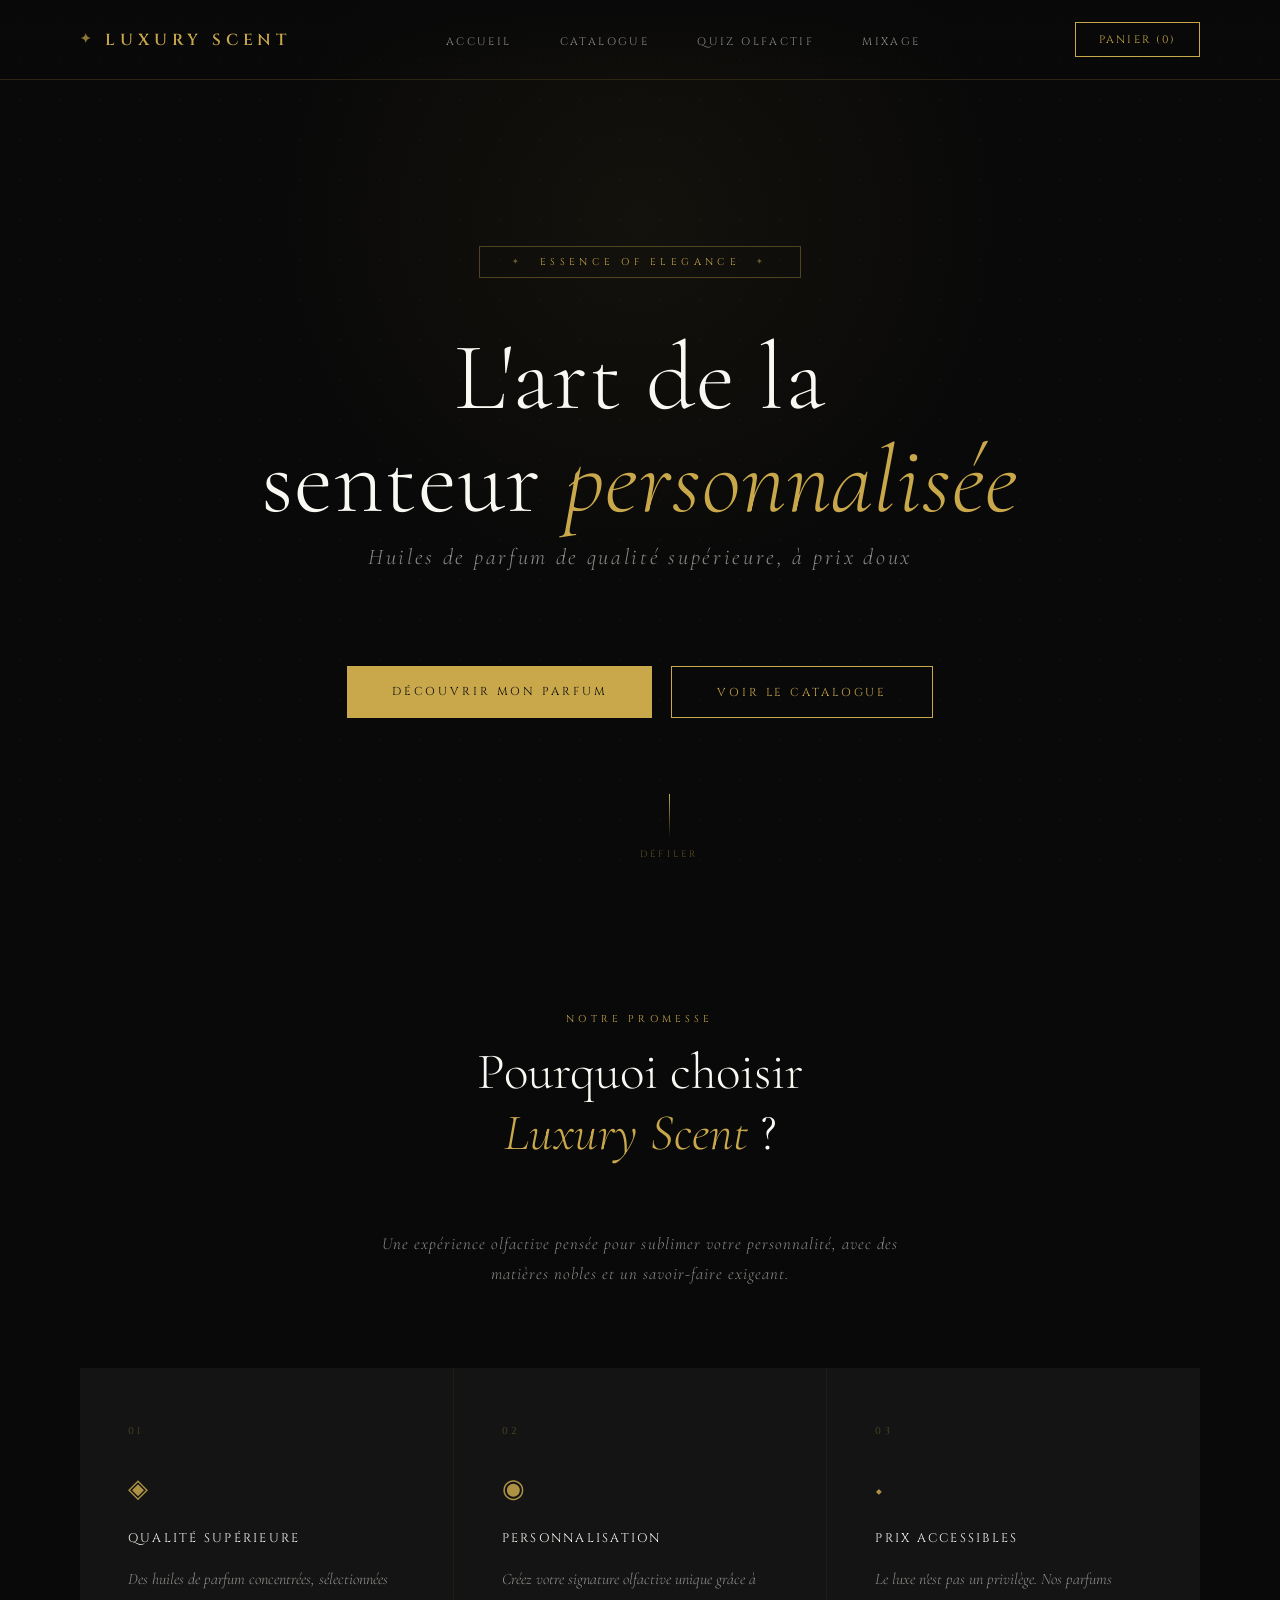
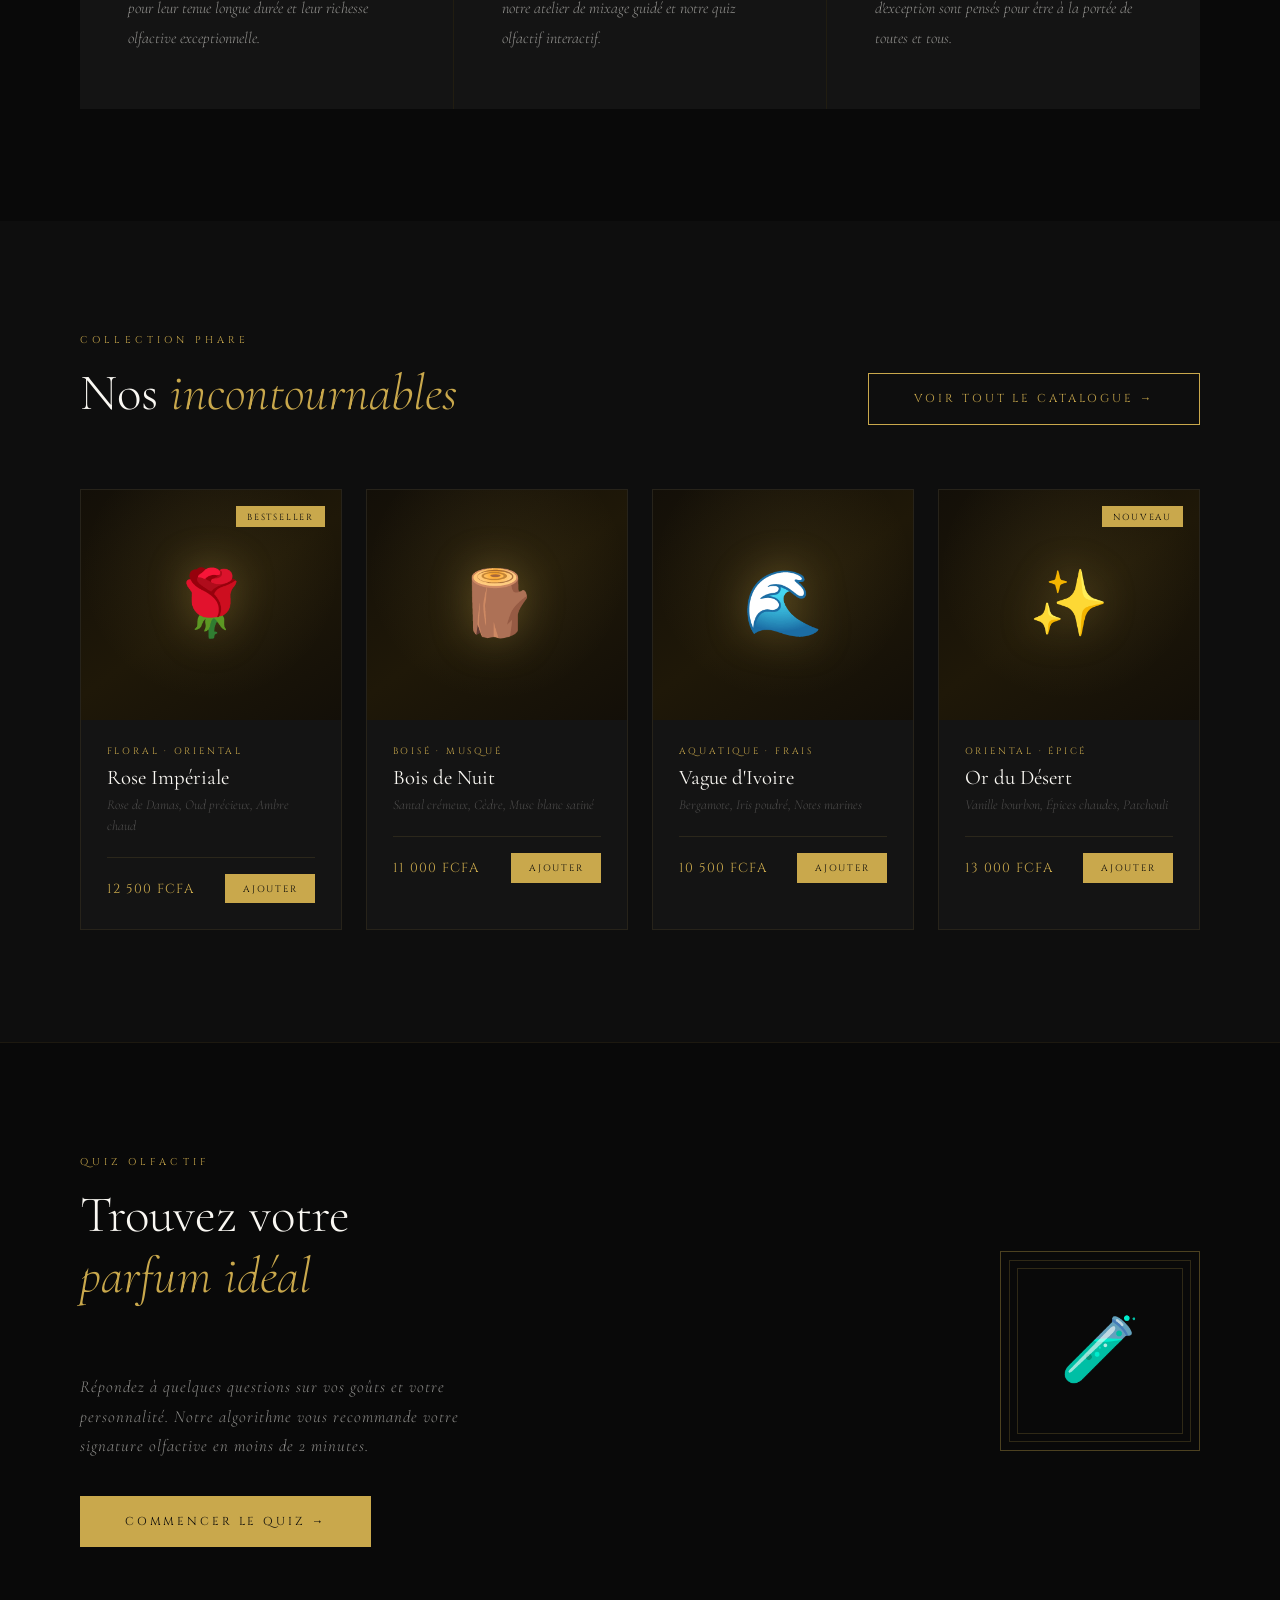
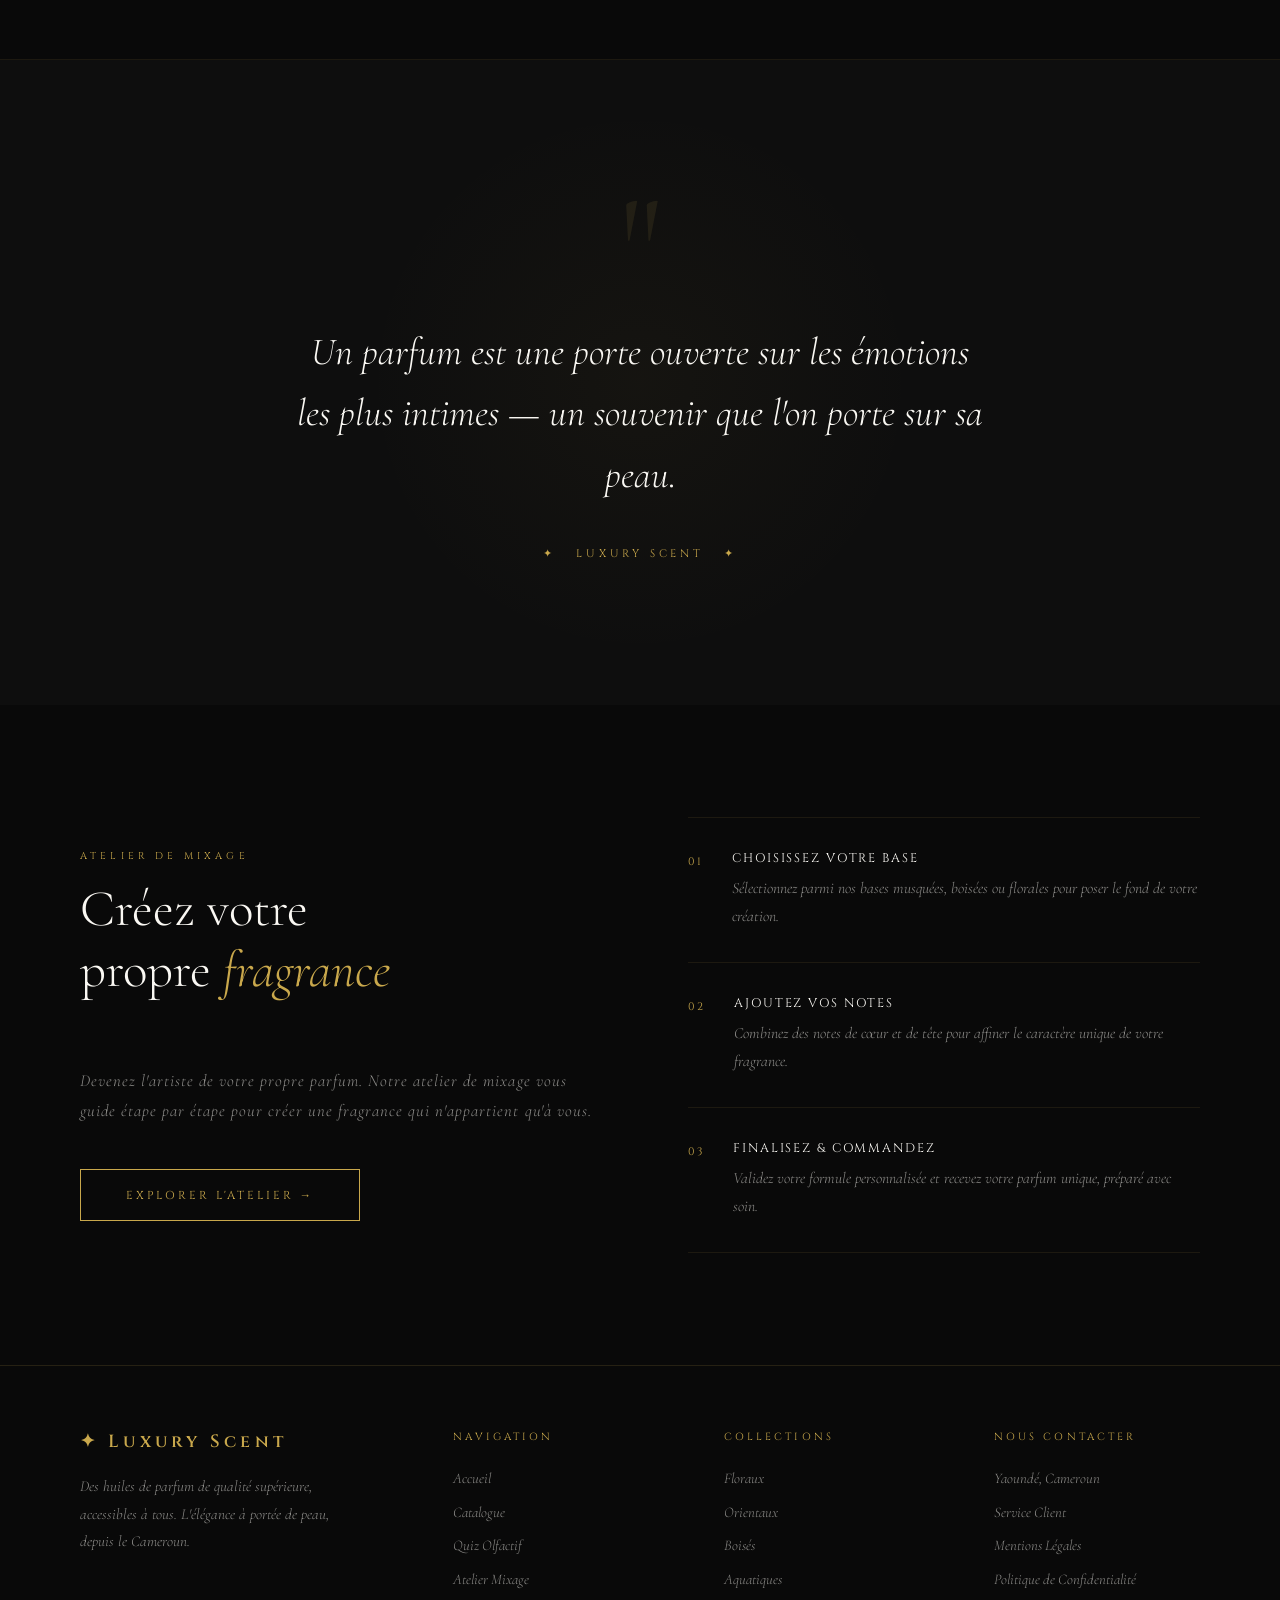
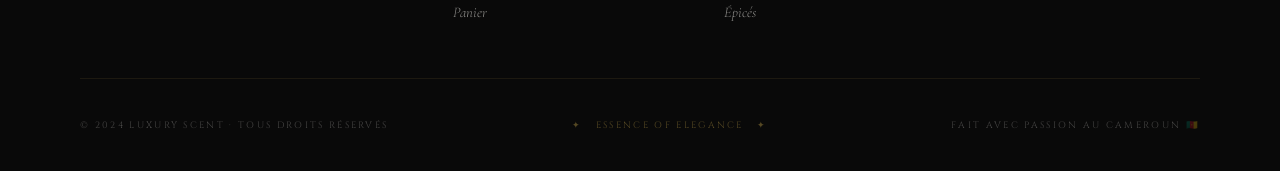
<file: index.html>
<!DOCTYPE html>
<html lang="fr">
<head>
  <meta charset="UTF-8" />
  <meta name="viewport" content="width=device-width, initial-scale=1.0" />
  <title>Luxury Scent — Essence of Elegance</title>
  <link rel="preconnect" href="https://fonts.googleapis.com" />
  <link rel="preconnect" href="https://fonts.gstatic.com" crossorigin />
  <link href="https://fonts.googleapis.com/css2?family=Cormorant+Garamond:ital,wght@0,300;0,400;0,500;0,600;1,300;1,400;1,500&family=Cinzel:wght@400;500;600&display=swap" rel="stylesheet" />
  <style>
    /* ===================== RESET & BASE ===================== */
    *, *::before, *::after { margin: 0; padding: 0; box-sizing: border-box; }

    :root {
      --gold:        #C9A84C;
      --gold-light:  #E8C97A;
      --gold-dim:    rgba(201,168,76,0.35);
      --gold-subtle: rgba(201,168,76,0.08);
      --black:       #090909;
      --black-soft:  #0E0E0E;
      --black-card:  #141414;
      --black-hover: #1C1C1C;
      --white:       #FAF8F3;
      --white-muted: rgba(250,248,243,0.55);
      --white-dim:   rgba(250,248,243,0.25);
    }

    html { scroll-behavior: smooth; }

    body {
      background: var(--black);
      color: var(--white);
      font-family: 'Cormorant Garamond', Georgia, serif;
      overflow-x: hidden;
      -webkit-font-smoothing: antialiased;
    }

    a { text-decoration: none; color: inherit; }

    /* ===================== SCROLLBAR ===================== */
    ::-webkit-scrollbar { width: 4px; }
    ::-webkit-scrollbar-track { background: var(--black); }
    ::-webkit-scrollbar-thumb { background: var(--gold-dim); border-radius: 2px; }

    /* ===================== NAVBAR ===================== */
    nav {
      position: fixed;
      top: 0; left: 0; right: 0;
      z-index: 999;
      display: flex;
      align-items: center;
      justify-content: space-between;
      padding: 1.4rem 5rem;
      background: linear-gradient(180deg, rgba(9,9,9,0.97) 0%, rgba(9,9,9,0) 100%);
      border-bottom: 0.5px solid rgba(201,168,76,0.18);
      transition: background 0.4s;
    }

    nav.scrolled {
      background: rgba(9,9,9,0.97);
      backdrop-filter: blur(12px);
    }

    .nav-logo {
      font-family: 'Cinzel', serif;
      font-size: 1rem;
      font-weight: 600;
      letter-spacing: 0.3em;
      color: var(--gold);
      text-transform: uppercase;
      display: flex;
      align-items: center;
      gap: 0.6rem;
    }

    .nav-logo-mark {
      font-size: 0.8rem;
      opacity: 0.7;
    }

    .nav-links {
      display: flex;
      gap: 3rem;
      list-style: none;
    }

    .nav-links a {
      font-family: 'Cinzel', serif;
      font-size: 0.68rem;
      letter-spacing: 0.22em;
      color: var(--white-muted);
      text-transform: uppercase;
      transition: color 0.3s;
      position: relative;
    }

    .nav-links a::after {
      content: '';
      position: absolute;
      bottom: -4px; left: 0;
      width: 0; height: 0.5px;
      background: var(--gold);
      transition: width 0.3s;
    }

    .nav-links a:hover { color: var(--gold); }
    .nav-links a:hover::after { width: 100%; }

    .nav-cta {
      font-family: 'Cinzel', serif;
      font-size: 0.68rem;
      letter-spacing: 0.2em;
      color: var(--gold);
      border: 0.5px solid var(--gold);
      padding: 0.55rem 1.4rem;
      text-transform: uppercase;
      transition: all 0.3s;
    }

    .nav-cta:hover {
      background: var(--gold);
      color: var(--black);
    }

    /* ===================== HERO ===================== */
    .hero {
      min-height: 100vh;
      display: flex;
      flex-direction: column;
      align-items: center;
      justify-content: center;
      text-align: center;
      padding: 10rem 2rem 6rem;
      position: relative;
      overflow: hidden;
    }

    /* Subtle radial glow */
    .hero::before {
      content: '';
      position: absolute;
      top: -20%; left: 50%;
      transform: translateX(-50%);
      width: 800px; height: 800px;
      background: radial-gradient(circle, rgba(201,168,76,0.055) 0%, transparent 65%);
      pointer-events: none;
    }

    /* Dot-grid texture */
    .hero::after {
      content: '';
      position: absolute;
      inset: 0;
      background-image: radial-gradient(circle, rgba(201,168,76,0.06) 1px, transparent 1px);
      background-size: 40px 40px;
      pointer-events: none;
      opacity: 0.6;
    }

    .hero-inner { position: relative; z-index: 1; }

    .hero-eyebrow {
      display: inline-flex;
      align-items: center;
      gap: 1rem;
      font-family: 'Cinzel', serif;
      font-size: 0.62rem;
      letter-spacing: 0.45em;
      color: var(--gold);
      text-transform: uppercase;
      border: 0.5px solid var(--gold-dim);
      padding: 0.5rem 2rem;
      margin-bottom: 3rem;
      animation: fadeSlideDown 1.1s cubic-bezier(.16,1,.3,1) both;
    }

    .hero-eyebrow span { opacity: 0.5; font-size: 0.5rem; }

    .hero-title {
      font-family: 'Cormorant Garamond', serif;
      font-size: clamp(3.2rem, 7.5vw, 6rem);
      font-weight: 300;
      line-height: 1.08;
      letter-spacing: 0.01em;
      color: var(--white);
      margin-bottom: 0.6rem;
      animation: fadeSlideUp 1.1s cubic-bezier(.16,1,.3,1) 0.15s both;
    }

    .hero-title em {
      font-style: italic;
      color: var(--gold);
    }

    .hero-tagline {
      font-size: clamp(1.05rem, 2vw, 1.4rem);
      font-weight: 300;
      font-style: italic;
      color: var(--white-muted);
      letter-spacing: 0.12em;
      margin-bottom: 3rem;
      animation: fadeSlideUp 1.1s cubic-bezier(.16,1,.3,1) 0.25s both;
    }

    .hero-line {
      width: 70px;
      height: 0.5px;
      background: linear-gradient(90deg, transparent, var(--gold), transparent);
      margin: 0 auto 3rem;
      animation: fadeSlideUp 1.1s cubic-bezier(.16,1,.3,1) 0.35s both;
    }

    .hero-ctas {
      display: flex;
      gap: 1.2rem;
      justify-content: center;
      flex-wrap: wrap;
      animation: fadeSlideUp 1.1s cubic-bezier(.16,1,.3,1) 0.45s both;
    }

    .btn-gold {
      font-family: 'Cinzel', serif;
      font-size: 0.72rem;
      letter-spacing: 0.25em;
      text-transform: uppercase;
      color: var(--black);
      background: var(--gold);
      border: none;
      padding: 1.1rem 2.8rem;
      cursor: pointer;
      transition: all 0.3s;
      display: inline-block;
    }

    .btn-gold:hover {
      background: var(--gold-light);
      transform: translateY(-2px);
      box-shadow: 0 8px 30px rgba(201,168,76,0.25);
    }

    .btn-outline {
      font-family: 'Cinzel', serif;
      font-size: 0.72rem;
      letter-spacing: 0.25em;
      text-transform: uppercase;
      color: var(--gold);
      background: transparent;
      border: 0.5px solid var(--gold);
      padding: 1.1rem 2.8rem;
      cursor: pointer;
      transition: all 0.3s;
      display: inline-block;
    }

    .btn-outline:hover {
      background: var(--gold-subtle);
      transform: translateY(-2px);
    }

    .hero-scroll-hint {
      position: absolute;
      bottom: 2.5rem;
      left: 50%;
      transform: translateX(-50%);
      display: flex;
      flex-direction: column;
      align-items: center;
      gap: 0.6rem;
      animation: fadeSlideUp 1.1s cubic-bezier(.16,1,.3,1) 0.6s both;
    }

    .hero-scroll-hint span {
      font-family: 'Cinzel', serif;
      font-size: 0.58rem;
      letter-spacing: 0.35em;
      color: rgba(201,168,76,0.45);
      text-transform: uppercase;
    }

    .scroll-bar {
      width: 0.5px;
      height: 44px;
      background: linear-gradient(180deg, var(--gold), transparent);
      animation: scrollPulse 2.2s ease-in-out infinite;
    }

    /* ===================== SECTION UTILS ===================== */
    section { padding: 7rem 5rem; }

    .s-label {
      display: block;
      font-family: 'Cinzel', serif;
      font-size: 0.62rem;
      letter-spacing: 0.42em;
      color: var(--gold);
      text-transform: uppercase;
      margin-bottom: 1rem;
    }

    .s-title {
      font-family: 'Cormorant Garamond', serif;
      font-size: clamp(2rem, 4vw, 3.2rem);
      font-weight: 300;
      color: var(--white);
      line-height: 1.2;
    }

    .s-title em { font-style: italic; color: var(--gold); }

    .s-desc {
      font-size: 1.05rem;
      font-weight: 300;
      font-style: italic;
      color: var(--white-muted);
      letter-spacing: 0.06em;
      line-height: 1.75;
      margin-top: 0.75rem;
    }

    .gold-hr {
      width: 55px;
      height: 0.5px;
      background: linear-gradient(90deg, var(--gold), transparent);
      margin: 2rem 0;
    }

    /* ===================== FEATURES ===================== */
    .features-section { background: var(--black); }

    .features-header { text-align: center; max-width: 560px; margin: 0 auto 5rem; }
    .features-header .gold-hr { margin: 2rem auto; }

    .features-grid {
      display: grid;
      grid-template-columns: repeat(3, 1fr);
      gap: 1px;
      background: rgba(201,168,76,0.12);
    }

    .feat-card {
      background: var(--black-card);
      padding: 3.5rem 3rem;
      position: relative;
      overflow: hidden;
      transition: background 0.35s;
    }

    .feat-card::before {
      content: '';
      position: absolute;
      top: 0; left: 0; right: 0;
      height: 1px;
      background: linear-gradient(90deg, transparent, var(--gold), transparent);
      opacity: 0;
      transition: opacity 0.35s;
    }

    .feat-card:hover { background: var(--black-hover); }
    .feat-card:hover::before { opacity: 1; }

    .feat-num {
      font-family: 'Cinzel', serif;
      font-size: 0.62rem;
      letter-spacing: 0.35em;
      color: rgba(201,168,76,0.38);
      display: block;
      margin-bottom: 2.2rem;
    }

    .feat-glyph {
      font-size: 1.6rem;
      margin-bottom: 1.6rem;
      display: block;
      color: var(--gold);
      opacity: 0.85;
    }

    .feat-title {
      font-family: 'Cinzel', serif;
      font-size: 0.78rem;
      letter-spacing: 0.18em;
      color: var(--white);
      text-transform: uppercase;
      margin-bottom: 1.1rem;
    }

    .feat-text {
      font-size: 1rem;
      font-weight: 300;
      font-style: italic;
      color: var(--white-muted);
      line-height: 1.85;
    }

    /* ===================== PRODUCTS ===================== */
    .products-section {
      background: var(--black-soft);
      padding: 7rem 5rem;
    }

    .products-header {
      display: flex;
      justify-content: space-between;
      align-items: flex-end;
      margin-bottom: 4rem;
    }

    .products-grid {
      display: grid;
      grid-template-columns: repeat(4, 1fr);
      gap: 1.5rem;
    }

    .prod-card {
      background: var(--black-card);
      border: 0.5px solid rgba(201,168,76,0.1);
      overflow: hidden;
      transition: all 0.4s cubic-bezier(.16,1,.3,1);
      cursor: pointer;
    }

    .prod-card:hover {
      border-color: rgba(201,168,76,0.45);
      transform: translateY(-6px);
      box-shadow: 0 20px 60px rgba(0,0,0,0.6);
    }

    .prod-visual {
      height: 230px;
      background: linear-gradient(145deg, #130F08, #1F1808, #130F08);
      display: flex;
      align-items: center;
      justify-content: center;
      position: relative;
      overflow: hidden;
    }

    .prod-visual::before {
      content: '';
      position: absolute;
      inset: 0;
      background: radial-gradient(circle at 50% 35%, rgba(201,168,76,0.1), transparent 65%);
    }

    .prod-visual-emoji {
      font-size: 4rem;
      position: relative;
      z-index: 1;
      filter: drop-shadow(0 0 20px rgba(201,168,76,0.3));
    }

    .prod-badge {
      position: absolute;
      top: 1rem; right: 1rem;
      font-family: 'Cinzel', serif;
      font-size: 0.55rem;
      letter-spacing: 0.2em;
      color: var(--black);
      background: var(--gold);
      padding: 0.3rem 0.7rem;
      text-transform: uppercase;
      z-index: 2;
    }

    .prod-body { padding: 1.6rem; }

    .prod-family {
      font-family: 'Cinzel', serif;
      font-size: 0.58rem;
      letter-spacing: 0.3em;
      color: var(--gold);
      text-transform: uppercase;
      display: block;
      margin-bottom: 0.5rem;
    }

    .prod-name {
      font-family: 'Cormorant Garamond', serif;
      font-size: 1.3rem;
      font-weight: 400;
      color: var(--white);
      margin-bottom: 0.3rem;
    }

    .prod-notes {
      font-size: 0.85rem;
      font-weight: 300;
      font-style: italic;
      color: var(--white-dim);
      margin-bottom: 1.3rem;
      line-height: 1.5;
    }

    .prod-footer {
      display: flex;
      justify-content: space-between;
      align-items: center;
      border-top: 0.5px solid rgba(201,168,76,0.12);
      padding-top: 1rem;
    }

    .prod-price {
      font-family: 'Cinzel', serif;
      font-size: 0.82rem;
      letter-spacing: 0.1em;
      color: var(--gold);
    }

    .prod-btn {
      font-family: 'Cinzel', serif;
      font-size: 0.58rem;
      letter-spacing: 0.2em;
      text-transform: uppercase;
      color: var(--black);
      background: var(--gold);
      border: none;
      padding: 0.55rem 1.1rem;
      cursor: pointer;
      transition: all 0.25s;
    }

    .prod-btn:hover { background: var(--gold-light); }

    /* ===================== QUIZ BANNER ===================== */
    .quiz-banner {
      background: var(--black);
      padding: 7rem 5rem;
      display: flex;
      align-items: center;
      justify-content: space-between;
      gap: 4rem;
      border-top: 0.5px solid rgba(201,168,76,0.1);
      border-bottom: 0.5px solid rgba(201,168,76,0.1);
    }

    .quiz-banner-text { max-width: 520px; }

    .quiz-visual {
      flex-shrink: 0;
      width: 200px;
      height: 200px;
      border: 0.5px solid var(--gold-dim);
      display: flex;
      align-items: center;
      justify-content: center;
      position: relative;
    }

    .quiz-visual::before, .quiz-visual::after {
      content: '';
      position: absolute;
      border: 0.5px solid rgba(201,168,76,0.2);
    }

    .quiz-visual::before {
      inset: 8px;
    }

    .quiz-visual::after {
      inset: 16px;
    }

    .quiz-icon {
      font-size: 4rem;
      position: relative;
      z-index: 1;
    }

    /* ===================== QUOTE ===================== */
    .quote-section {
      background: var(--black-soft);
      padding: 9rem 5rem;
      text-align: center;
      position: relative;
      overflow: hidden;
    }

    .quote-section::before {
      content: '';
      position: absolute;
      top: 50%; left: 50%;
      transform: translate(-50%, -50%);
      width: 600px; height: 600px;
      background: radial-gradient(circle, rgba(201,168,76,0.04) 0%, transparent 65%);
      pointer-events: none;
    }

    .quote-mark {
      font-family: 'Cormorant Garamond', serif;
      font-size: 9rem;
      line-height: 0.6;
      color: rgba(201,168,76,0.1);
      display: block;
      margin-bottom: 2rem;
    }

    .quote-body {
      font-family: 'Cormorant Garamond', serif;
      font-size: clamp(1.6rem, 3vw, 2.4rem);
      font-weight: 300;
      font-style: italic;
      color: var(--white);
      max-width: 720px;
      margin: 0 auto 2.5rem;
      line-height: 1.6;
      position: relative;
    }

    .quote-attr {
      font-family: 'Cinzel', serif;
      font-size: 0.68rem;
      letter-spacing: 0.35em;
      color: var(--gold);
      text-transform: uppercase;
    }

    /* ===================== MIXAGE SECTION ===================== */
    .mixage-section {
      padding: 7rem 5rem;
      background: var(--black);
      display: grid;
      grid-template-columns: 1fr 1fr;
      gap: 6rem;
      align-items: center;
    }

    .mixage-steps {
      display: flex;
      flex-direction: column;
      gap: 0;
    }

    .mix-step {
      display: flex;
      gap: 1.8rem;
      padding: 2rem 0;
      border-bottom: 0.5px solid rgba(201,168,76,0.1);
    }

    .mix-step:first-child { border-top: 0.5px solid rgba(201,168,76,0.1); }

    .mix-num {
      font-family: 'Cinzel', serif;
      font-size: 0.68rem;
      letter-spacing: 0.25em;
      color: var(--gold);
      flex-shrink: 0;
      padding-top: 0.25rem;
    }

    .mix-step-title {
      font-family: 'Cinzel', serif;
      font-size: 0.78rem;
      letter-spacing: 0.15em;
      color: var(--white);
      text-transform: uppercase;
      margin-bottom: 0.5rem;
    }

    .mix-step-text {
      font-size: 0.98rem;
      font-weight: 300;
      font-style: italic;
      color: var(--white-muted);
      line-height: 1.75;
    }

    /* ===================== FOOTER ===================== */
    footer {
      background: var(--black);
      border-top: 0.5px solid rgba(201,168,76,0.15);
      padding: 4rem 5rem 2.5rem;
    }

    .footer-main {
      display: grid;
      grid-template-columns: 1.5fr 1fr 1fr 1fr;
      gap: 4rem;
      padding-bottom: 3.5rem;
      border-bottom: 0.5px solid rgba(201,168,76,0.1);
      margin-bottom: 2.5rem;
    }

    .footer-brand-logo {
      font-family: 'Cinzel', serif;
      font-size: 1.1rem;
      font-weight: 600;
      letter-spacing: 0.25em;
      color: var(--gold);
      margin-bottom: 1.2rem;
    }

    .footer-brand-desc {
      font-size: 0.95rem;
      font-weight: 300;
      font-style: italic;
      color: var(--white-muted);
      line-height: 1.8;
      max-width: 260px;
    }

    .footer-col-title {
      font-family: 'Cinzel', serif;
      font-size: 0.65rem;
      letter-spacing: 0.3em;
      color: var(--gold);
      text-transform: uppercase;
      margin-bottom: 1.5rem;
    }

    .footer-links {
      list-style: none;
      display: flex;
      flex-direction: column;
      gap: 0.85rem;
    }

    .footer-links a {
      font-size: 0.92rem;
      font-weight: 300;
      font-style: italic;
      color: var(--white-muted);
      transition: color 0.3s;
    }

    .footer-links a:hover { color: var(--gold); }

    .footer-bottom {
      display: flex;
      justify-content: space-between;
      align-items: center;
    }

    .footer-copy {
      font-family: 'Cinzel', serif;
      font-size: 0.58rem;
      letter-spacing: 0.25em;
      color: rgba(250,248,243,0.25);
      text-transform: uppercase;
    }

    .footer-gold-mark {
      font-family: 'Cinzel', serif;
      font-size: 0.58rem;
      letter-spacing: 0.25em;
      color: rgba(201,168,76,0.4);
      text-transform: uppercase;
    }

    /* ===================== ANIMATIONS ===================== */
    @keyframes fadeSlideDown {
      from { opacity: 0; transform: translateY(-24px); }
      to   { opacity: 1; transform: translateY(0); }
    }

    @keyframes fadeSlideUp {
      from { opacity: 0; transform: translateY(24px); }
      to   { opacity: 1; transform: translateY(0); }
    }

    @keyframes scrollPulse {
      0%, 100% { opacity: 0.3; transform: scaleY(0.4); transform-origin: top; }
      50%       { opacity: 1;   transform: scaleY(1);   transform-origin: top; }
    }

    /* ===================== REVEAL ON SCROLL ===================== */
    .reveal {
      opacity: 0;
      transform: translateY(28px);
      transition: opacity 0.8s cubic-bezier(.16,1,.3,1), transform 0.8s cubic-bezier(.16,1,.3,1);
    }

    .reveal.visible {
      opacity: 1;
      transform: translateY(0);
    }

    /* ===================== RESPONSIVE ===================== */
    @media (max-width: 1024px) {
      nav { padding: 1.2rem 2.5rem; }
      section { padding: 5rem 2.5rem; }
      .products-section { padding: 5rem 2.5rem; }
      .products-grid { grid-template-columns: repeat(2, 1fr); }
      .features-grid { grid-template-columns: 1fr; }
      .mixage-section { grid-template-columns: 1fr; gap: 3rem; }
      .footer-main { grid-template-columns: 1fr 1fr; gap: 2.5rem; }
      .quiz-banner { flex-direction: column; text-align: center; }
    }

    @media (max-width: 640px) {
      nav { padding: 1rem 1.5rem; }
      .nav-links { display: none; }
      section { padding: 4rem 1.5rem; }
      .products-section { padding: 4rem 1.5rem; }
      .products-grid { grid-template-columns: 1fr; }
      .products-header { flex-direction: column; gap: 1.5rem; align-items: flex-start; }
      .hero-ctas { flex-direction: column; align-items: center; }
      .footer-main { grid-template-columns: 1fr; }
      .footer-bottom { flex-direction: column; gap: 0.75rem; text-align: center; }
      .quiz-banner { padding: 4rem 1.5rem; }
      .quote-section { padding: 5rem 1.5rem; }
    }
  </style>
</head>
<body>

  <!-- ==================== NAV ==================== -->
  <nav id="navbar">
    <div class="nav-logo">
      <span class="nav-logo-mark">✦</span>
      Luxury Scent
    </div>
    <ul class="nav-links">
      <li><a href="index.html">Accueil</a></li>
      <li><a href="catalogue.html">Catalogue</a></li>
      <li><a href="quiz.html">Quiz Olfactif</a></li>
      <li><a href="mixage.html">Mixage</a></li>
    </ul>
    <a href="panier.html" class="nav-cta">Panier&nbsp;(0)</a>
  </nav>

  <!-- ==================== HERO ==================== -->
  <section class="hero">
    <div class="hero-inner">
      <div class="hero-eyebrow">
        <span>✦</span>
        Essence of Elegance
        <span>✦</span>
      </div>
      <h1 class="hero-title">
        L'art de la<br>senteur <em>personnalisée</em>
      </h1>
      <p class="hero-tagline">
        Huiles de parfum de qualité supérieure, à prix doux
      </p>
      <div class="hero-line"></div>
      <div class="hero-ctas">
        <a href="quiz.html" class="btn-gold">Découvrir mon parfum</a>
        <a href="catalogue.html" class="btn-outline">Voir le catalogue</a>
      </div>
    </div>
    <div class="hero-scroll-hint">
      <div class="scroll-bar"></div>
      <span>Défiler</span>
    </div>
  </section>

  <!-- ==================== FEATURES ==================== -->
  <section class="features-section">
    <div class="features-header reveal">
      <span class="s-label">Notre promesse</span>
      <h2 class="s-title">Pourquoi choisir<br><em>Luxury Scent</em>&nbsp;?</h2>
      <div class="gold-hr"></div>
      <p class="s-desc">Une expérience olfactive pensée pour sublimer votre personnalité, avec des matières nobles et un savoir-faire exigeant.</p>
    </div>
    <div class="features-grid">
      <div class="feat-card reveal">
        <span class="feat-num">01</span>
        <span class="feat-glyph">◈</span>
        <div class="feat-title">Qualité Supérieure</div>
        <p class="feat-text">Des huiles de parfum concentrées, sélectionnées pour leur tenue longue durée et leur richesse olfactive exceptionnelle.</p>
      </div>
      <div class="feat-card reveal" style="transition-delay:0.1s">
        <span class="feat-num">02</span>
        <span class="feat-glyph">◉</span>
        <div class="feat-title">Personnalisation</div>
        <p class="feat-text">Créez votre signature olfactive unique grâce à notre atelier de mixage guidé et notre quiz olfactif interactif.</p>
      </div>
      <div class="feat-card reveal" style="transition-delay:0.2s">
        <span class="feat-num">03</span>
        <span class="feat-glyph">◆</span>
        <div class="feat-title">Prix Accessibles</div>
        <p class="feat-text">Le luxe n'est pas un privilège. Nos parfums d'exception sont pensés pour être à la portée de toutes et tous.</p>
      </div>
    </div>
  </section>

  <!-- ==================== PRODUITS ==================== -->
  <section class="products-section">
    <div class="products-header reveal">
      <div>
        <span class="s-label">Collection phare</span>
        <h2 class="s-title">Nos <em>incontournables</em></h2>
      </div>
      <a href="catalogue.html" class="btn-outline">Voir tout le catalogue →</a>
    </div>
    <div class="products-grid">
      <div class="prod-card reveal">
        <div class="prod-visual">
          <span class="prod-badge">Bestseller</span>
          <span class="prod-visual-emoji">🌹</span>
        </div>
        <div class="prod-body">
          <span class="prod-family">Floral · Oriental</span>
          <div class="prod-name">Rose Impériale</div>
          <p class="prod-notes">Rose de Damas, Oud précieux, Ambre chaud</p>
          <div class="prod-footer">
            <span class="prod-price">12 500 FCFA</span>
            <button class="prod-btn">Ajouter</button>
          </div>
        </div>
      </div>
      <div class="prod-card reveal" style="transition-delay:0.08s">
        <div class="prod-visual">
          <span class="prod-visual-emoji">🪵</span>
        </div>
        <div class="prod-body">
          <span class="prod-family">Boisé · Musqué</span>
          <div class="prod-name">Bois de Nuit</div>
          <p class="prod-notes">Santal crémeux, Cèdre, Musc blanc satiné</p>
          <div class="prod-footer">
            <span class="prod-price">11 000 FCFA</span>
            <button class="prod-btn">Ajouter</button>
          </div>
        </div>
      </div>
      <div class="prod-card reveal" style="transition-delay:0.16s">
        <div class="prod-visual">
          <span class="prod-visual-emoji">🌊</span>
        </div>
        <div class="prod-body">
          <span class="prod-family">Aquatique · Frais</span>
          <div class="prod-name">Vague d'Ivoire</div>
          <p class="prod-notes">Bergamote, Iris poudré, Notes marines</p>
          <div class="prod-footer">
            <span class="prod-price">10 500 FCFA</span>
            <button class="prod-btn">Ajouter</button>
          </div>
        </div>
      </div>
      <div class="prod-card reveal" style="transition-delay:0.24s">
        <div class="prod-visual">
          <span class="prod-badge">Nouveau</span>
          <span class="prod-visual-emoji">✨</span>
        </div>
        <div class="prod-body">
          <span class="prod-family">Oriental · Épicé</span>
          <div class="prod-name">Or du Désert</div>
          <p class="prod-notes">Vanille bourbon, Épices chaudes, Patchouli</p>
          <div class="prod-footer">
            <span class="prod-price">13 000 FCFA</span>
            <button class="prod-btn">Ajouter</button>
          </div>
        </div>
      </div>
    </div>
  </section>

  <!-- ==================== QUIZ BANNER ==================== -->
  <div class="quiz-banner reveal">
    <div class="quiz-banner-text">
      <span class="s-label">Quiz olfactif</span>
      <h2 class="s-title">Trouvez votre<br><em>parfum idéal</em></h2>
      <div class="gold-hr"></div>
      <p class="s-desc" style="max-width:420px">Répondez à quelques questions sur vos goûts et votre personnalité. Notre algorithme vous recommande votre signature olfactive en moins de 2 minutes.</p>
      <br>
      <a href="quiz.html" class="btn-gold" style="margin-top:1rem">Commencer le quiz →</a>
    </div>
    <div class="quiz-visual">
      <span class="quiz-icon">🧪</span>
    </div>
  </div>

  <!-- ==================== QUOTE ==================== -->
  <section class="quote-section">
    <span class="quote-mark">"</span>
    <p class="quote-body reveal">
      Un parfum est une porte ouverte sur les émotions<br>les plus intimes — un souvenir que l'on porte sur sa peau.
    </p>
    <div class="quote-attr reveal">✦ &nbsp; Luxury Scent &nbsp; ✦</div>
  </section>

  <!-- ==================== MIXAGE ==================== -->
  <section class="mixage-section">
    <div class="reveal">
      <span class="s-label">Atelier de mixage</span>
      <h2 class="s-title">Créez votre<br>propre <em>fragrance</em></h2>
      <div class="gold-hr"></div>
      <p class="s-desc">Devenez l'artiste de votre propre parfum. Notre atelier de mixage vous guide étape par étape pour créer une fragrance qui n'appartient qu'à vous.</p>
      <br>
      <a href="mixage.html" class="btn-outline" style="margin-top:1.5rem">Explorer l'atelier →</a>
    </div>
    <div class="mixage-steps reveal" style="transition-delay:0.15s">
      <div class="mix-step">
        <span class="mix-num">01</span>
        <div>
          <div class="mix-step-title">Choisissez votre base</div>
          <p class="mix-step-text">Sélectionnez parmi nos bases musquées, boisées ou florales pour poser le fond de votre création.</p>
        </div>
      </div>
      <div class="mix-step">
        <span class="mix-num">02</span>
        <div>
          <div class="mix-step-title">Ajoutez vos notes</div>
          <p class="mix-step-text">Combinez des notes de cœur et de tête pour affiner le caractère unique de votre fragrance.</p>
        </div>
      </div>
      <div class="mix-step">
        <span class="mix-num">03</span>
        <div>
          <div class="mix-step-title">Finalisez & commandez</div>
          <p class="mix-step-text">Validez votre formule personnalisée et recevez votre parfum unique, préparé avec soin.</p>
        </div>
      </div>
    </div>
  </section>

  <!-- ==================== FOOTER ==================== -->
  <footer>
    <div class="footer-main">
      <div>
        <div class="footer-brand-logo">✦ Luxury Scent</div>
        <p class="footer-brand-desc">Des huiles de parfum de qualité supérieure, accessibles à tous. L'élégance à portée de peau, depuis le Cameroun.</p>
      </div>
      <div>
        <div class="footer-col-title">Navigation</div>
        <ul class="footer-links">
          <li><a href="index.html">Accueil</a></li>
          <li><a href="catalogue.html">Catalogue</a></li>
          <li><a href="quiz.html">Quiz Olfactif</a></li>
          <li><a href="mixage.html">Atelier Mixage</a></li>
          <li><a href="panier.html">Panier</a></li>
        </ul>
      </div>
      <div>
        <div class="footer-col-title">Collections</div>
        <ul class="footer-links">
          <li><a href="catalogue.html">Floraux</a></li>
          <li><a href="catalogue.html">Orientaux</a></li>
          <li><a href="catalogue.html">Boisés</a></li>
          <li><a href="catalogue.html">Aquatiques</a></li>
          <li><a href="catalogue.html">Épicés</a></li>
        </ul>
      </div>
      <div>
        <div class="footer-col-title">Nous contacter</div>
        <ul class="footer-links">
          <li><a href="#">Yaoundé, Cameroun</a></li>
          <li><a href="#">Service Client</a></li>
          <li><a href="#">Mentions Légales</a></li>
          <li><a href="#">Politique de Confidentialité</a></li>
        </ul>
      </div>
    </div>
    <div class="footer-bottom">
      <span class="footer-copy">© 2024 Luxury Scent · Tous droits réservés</span>
      <span class="footer-gold-mark">✦ &nbsp; Essence of Elegance &nbsp; ✦</span>
      <span class="footer-copy">Fait avec passion au Cameroun 🇨🇲</span>
    </div>
  </footer>

  <!-- ==================== SCRIPTS ==================== -->
  <script>
    // Navbar scroll effect
    const navbar = document.getElementById('navbar');
    window.addEventListener('scroll', () => {
      navbar.classList.toggle('scrolled', window.scrollY > 60);
    });

    // Scroll reveal
    const reveals = document.querySelectorAll('.reveal');
    const observer = new IntersectionObserver((entries) => {
      entries.forEach(entry => {
        if (entry.isIntersecting) {
          entry.target.classList.add('visible');
          observer.unobserve(entry.target);
        }
      });
    }, { threshold: 0.1, rootMargin: '0px 0px -60px 0px' });

    reveals.forEach(el => observer.observe(el));

    // Panier boutons produit
    document.querySelectorAll('.prod-btn').forEach(btn => {
      btn.addEventListener('click', () => {
        btn.textContent = '✓ Ajouté';
        btn.style.background = '#5a8a3c';
        setTimeout(() => {
          btn.textContent = 'Ajouter';
          btn.style.background = '';
        }, 1800);
      });
    });
  </script>

</body>
</html>
</file>
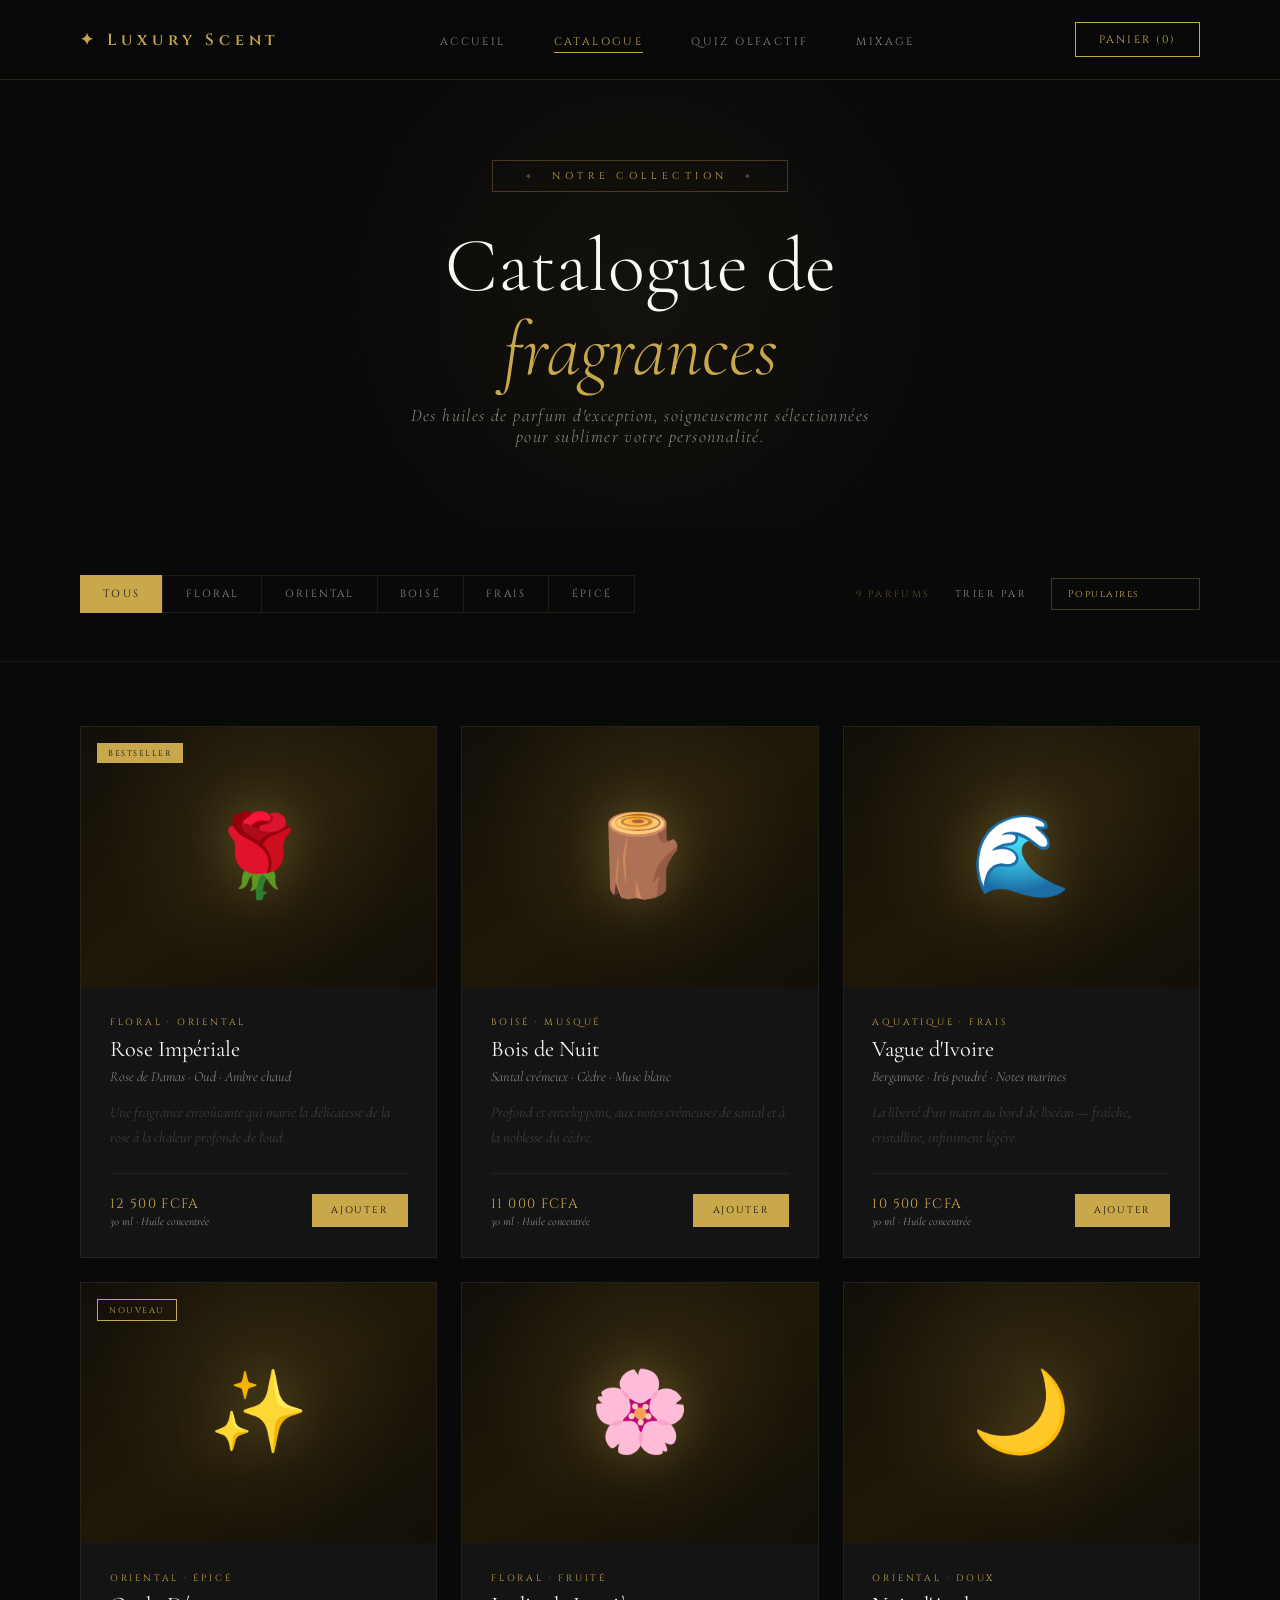
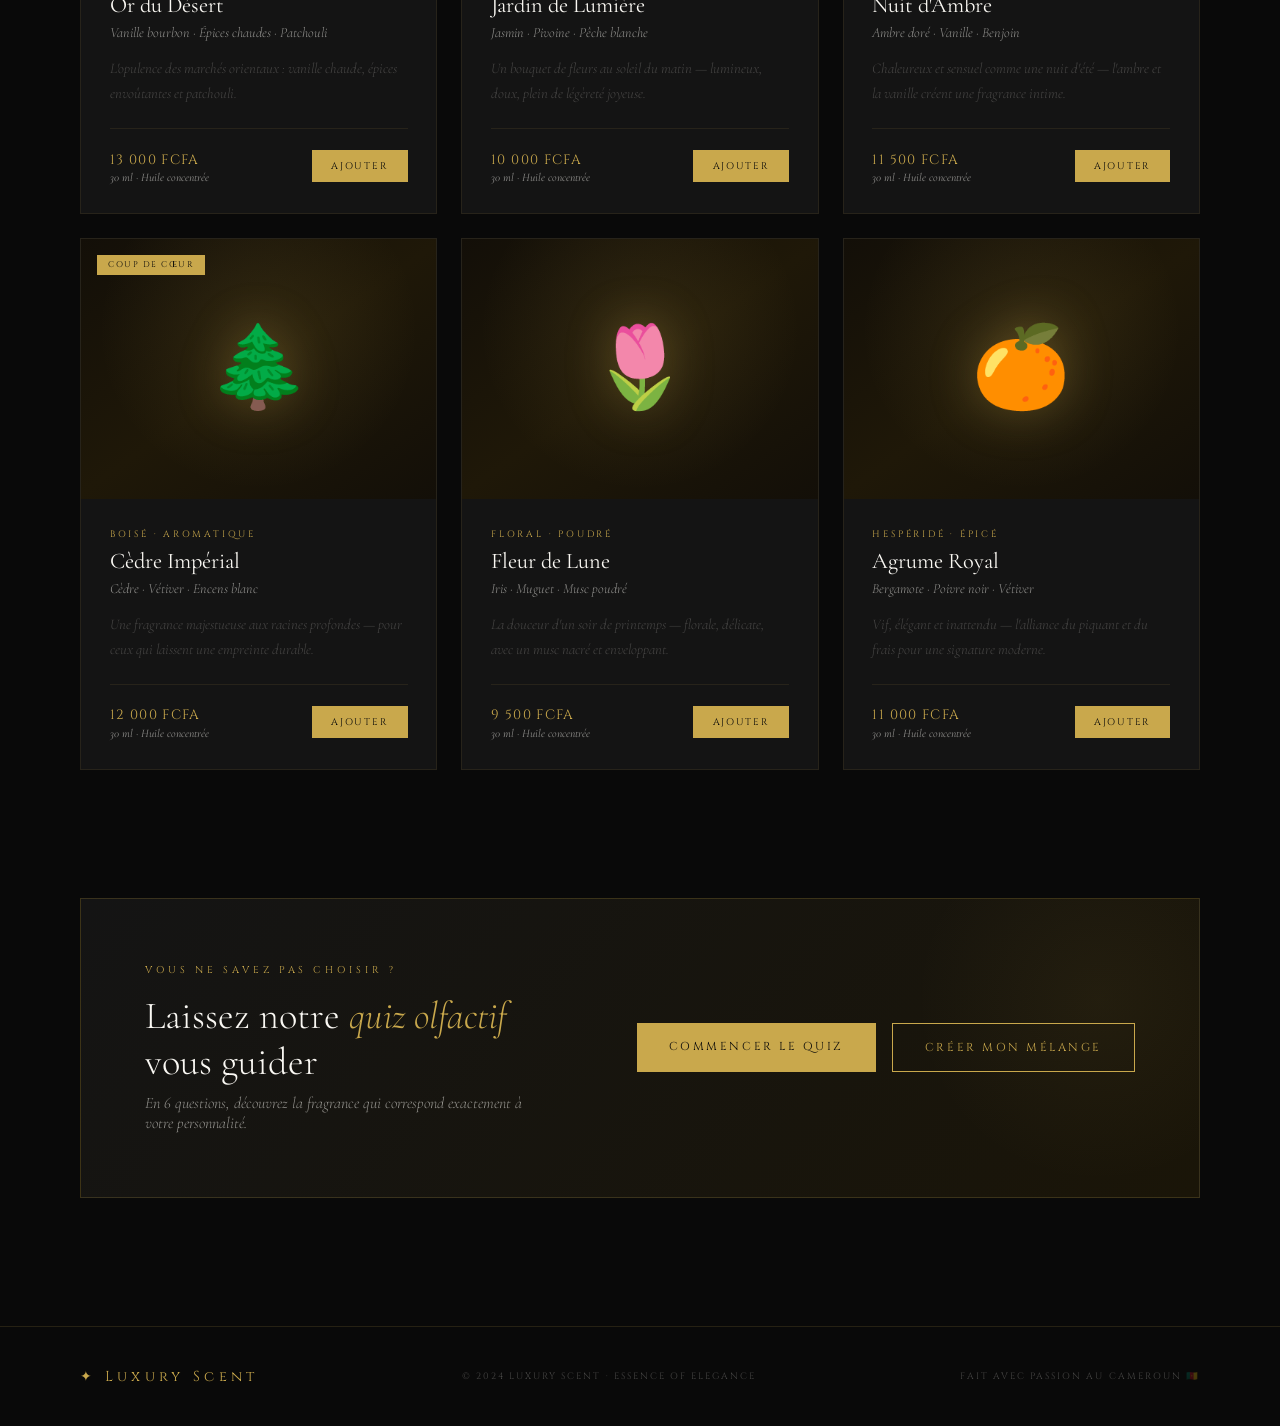
<file: catalogue.html>
<!DOCTYPE html>
<html lang="fr">
<head>
  <meta charset="UTF-8" />
  <meta name="viewport" content="width=device-width, initial-scale=1.0" />
  <title>Catalogue — Luxury Scent</title>
  <link rel="preconnect" href="https://fonts.googleapis.com" />
  <link rel="preconnect" href="https://fonts.gstatic.com" crossorigin />
  <link href="https://fonts.googleapis.com/css2?family=Cormorant+Garamond:ital,wght@0,300;0,400;0,500;1,300;1,400;1,500&family=Cinzel:wght@400;500;600&display=swap" rel="stylesheet" />
  <style>
    *, *::before, *::after { margin: 0; padding: 0; box-sizing: border-box; }
    :root {
      --gold:#C9A84C; --gold-light:#E8C97A; --gold-dim:rgba(201,168,76,0.30);
      --gold-subtle:rgba(201,168,76,0.08); --black:#090909; --black-soft:#0E0E0E;
      --black-card:#141414; --black-hover:#1C1C1C; --white:#FAF8F3;
      --white-muted:rgba(250,248,243,0.55); --white-dim:rgba(250,248,243,0.22);
    }
    html { scroll-behavior: smooth; }
    body { background:var(--black); color:var(--white); font-family:'Cormorant Garamond',Georgia,serif; -webkit-font-smoothing:antialiased; overflow-x:hidden; }
    a { text-decoration:none; color:inherit; }
    ::-webkit-scrollbar { width:4px; }
    ::-webkit-scrollbar-track { background:var(--black); }
    ::-webkit-scrollbar-thumb { background:var(--gold-dim); border-radius:2px; }

    nav {
      position:fixed; top:0; left:0; right:0; z-index:999;
      display:flex; align-items:center; justify-content:space-between;
      padding:1.4rem 5rem; background:rgba(9,9,9,0.96);
      border-bottom:0.5px solid rgba(201,168,76,0.18); backdrop-filter:blur(12px);
    }
    .nav-logo { font-family:'Cinzel',serif; font-size:1rem; font-weight:600; letter-spacing:0.3em; color:var(--gold); }
    .nav-links { display:flex; gap:3rem; list-style:none; }
    .nav-links a { font-family:'Cinzel',serif; font-size:0.68rem; letter-spacing:0.22em; color:var(--white-muted); text-transform:uppercase; transition:color 0.3s; position:relative; }
    .nav-links a::after { content:''; position:absolute; bottom:-4px; left:0; width:0; height:0.5px; background:var(--gold); transition:width 0.3s; }
    .nav-links a:hover, .nav-links a.active { color:var(--gold); }
    .nav-links a:hover::after, .nav-links a.active::after { width:100%; }
    .nav-cta { font-family:'Cinzel',serif; font-size:0.68rem; letter-spacing:0.2em; color:var(--gold); border:0.5px solid var(--gold); padding:0.55rem 1.4rem; text-transform:uppercase; transition:all 0.3s; }
    .nav-cta:hover { background:var(--gold); color:var(--black); }

    .page-header { padding:10rem 5rem 5rem; text-align:center; position:relative; overflow:hidden; }
    .page-header::before { content:''; position:absolute; top:-10%; left:50%; transform:translateX(-50%); width:700px; height:700px; background:radial-gradient(circle,rgba(201,168,76,0.055) 0%,transparent 65%); pointer-events:none; }
    .page-header::after { content:''; position:absolute; inset:0; background-image:radial-gradient(circle,rgba(201,168,76,0.05) 1px,transparent 1px); background-size:42px 42px; pointer-events:none; opacity:0.5; }
    .page-header-inner { position:relative; z-index:1; }
    .page-eyebrow { display:inline-flex; align-items:center; gap:1rem; font-family:'Cinzel',serif; font-size:0.62rem; letter-spacing:0.45em; color:var(--gold); border:0.5px solid var(--gold-dim); padding:0.5rem 2rem; margin-bottom:2rem; text-transform:uppercase; }
    .page-eyebrow span { opacity:0.45; font-size:0.5rem; }
    .page-title { font-family:'Cormorant Garamond',serif; font-size:clamp(2.8rem,6vw,5rem); font-weight:300; line-height:1.1; color:var(--white); margin-bottom:0.75rem; }
    .page-title em { font-style:italic; color:var(--gold); }
    .page-subtitle { font-size:1.1rem; font-weight:300; font-style:italic; color:var(--white-muted); letter-spacing:0.08em; max-width:480px; margin:0 auto; }

    .filter-section { padding:3rem 5rem; border-bottom:0.5px solid rgba(201,168,76,0.1); display:flex; align-items:center; justify-content:space-between; gap:2rem; flex-wrap:wrap; }
    .filter-tabs { display:flex; gap:0; flex-wrap:wrap; }
    .filter-tab { font-family:'Cinzel',serif; font-size:0.65rem; letter-spacing:0.2em; text-transform:uppercase; color:var(--white-muted); background:transparent; border:0.5px solid rgba(201,168,76,0.12); border-right:none; padding:0.7rem 1.4rem; cursor:pointer; transition:all 0.3s; }
    .filter-tab:last-child { border-right:0.5px solid rgba(201,168,76,0.12); }
    .filter-tab:hover { color:var(--gold); border-color:rgba(201,168,76,0.3); background:var(--gold-subtle); }
    .filter-tab.active { color:var(--black); background:var(--gold); border-color:var(--gold); }
    .filter-right { display:flex; align-items:center; gap:1.5rem; }
    .sort-label { font-family:'Cinzel',serif; font-size:0.62rem; letter-spacing:0.25em; color:var(--white-muted); text-transform:uppercase; }
    .sort-select { font-family:'Cinzel',serif; font-size:0.62rem; letter-spacing:0.15em; color:var(--gold); background:transparent; border:0.5px solid var(--gold-dim); padding:0.5rem 1rem; cursor:pointer; outline:none; appearance:none; }
    .sort-select option { background:var(--black-card); color:var(--white); }
    .results-count { font-family:'Cinzel',serif; font-size:0.6rem; letter-spacing:0.25em; color:rgba(201,168,76,0.45); text-transform:uppercase; }

    .catalogue-section { padding:4rem 5rem 8rem; }
    .products-grid { display:grid; grid-template-columns:repeat(3,1fr); gap:1.5rem; }

    .prod-card { background:var(--black-card); border:0.5px solid rgba(201,168,76,0.1); overflow:hidden; transition:all 0.4s cubic-bezier(.16,1,.3,1); cursor:pointer; display:flex; flex-direction:column; }
    .prod-card:hover { border-color:rgba(201,168,76,0.45); transform:translateY(-6px); box-shadow:0 24px 60px rgba(0,0,0,0.6); }
    .prod-card.hidden { display:none; }

    .prod-visual { height:260px; background:linear-gradient(145deg,#130F08,#1F1808,#130F08); display:flex; align-items:center; justify-content:center; position:relative; overflow:hidden; }
    .prod-visual::before { content:''; position:absolute; inset:0; background:radial-gradient(circle at 50% 35%,rgba(201,168,76,0.12),transparent 65%); }
    .prod-visual-emoji { font-size:5rem; position:relative; z-index:1; filter:drop-shadow(0 0 24px rgba(201,168,76,0.3)); transition:transform 0.4s; }
    .prod-card:hover .prod-visual-emoji { transform:scale(1.1); }
    .prod-badges { position:absolute; top:1rem; left:1rem; display:flex; flex-direction:column; gap:0.4rem; z-index:2; }
    .badge { font-family:'Cinzel',serif; font-size:0.52rem; letter-spacing:0.18em; padding:0.28rem 0.7rem; text-transform:uppercase; width:fit-content; }
    .badge-gold { background:var(--gold); color:var(--black); }
    .badge-outline { border:0.5px solid var(--gold); color:var(--gold); background:transparent; }
    .prod-actions { position:absolute; bottom:0; left:0; right:0; background:linear-gradient(0deg,rgba(9,9,9,0.85) 0%,transparent 100%); padding:1.5rem; display:flex; gap:0.6rem; justify-content:center; transform:translateY(100%); transition:transform 0.35s cubic-bezier(.16,1,.3,1); z-index:3; }
    .prod-card:hover .prod-actions { transform:translateY(0); }
    .action-btn { font-family:'Cinzel',serif; font-size:0.58rem; letter-spacing:0.18em; text-transform:uppercase; padding:0.5rem 1rem; border:none; cursor:pointer; transition:all 0.25s; }
    .action-btn-gold { background:var(--gold); color:var(--black); }
    .action-btn-gold:hover { background:var(--gold-light); }
    .action-btn-outline { background:transparent; border:0.5px solid rgba(250,248,243,0.4); color:var(--white); }
    .action-btn-outline:hover { border-color:var(--gold); color:var(--gold); }

    .prod-body { padding:1.8rem; flex:1; display:flex; flex-direction:column; }
    .prod-family { font-family:'Cinzel',serif; font-size:0.58rem; letter-spacing:0.3em; color:var(--gold); text-transform:uppercase; display:block; margin-bottom:0.45rem; }
    .prod-name { font-family:'Cormorant Garamond',serif; font-size:1.4rem; font-weight:400; color:var(--white); margin-bottom:0.25rem; }
    .prod-notes { font-size:0.88rem; font-weight:300; font-style:italic; color:var(--white-muted); line-height:1.55; margin-bottom:0.75rem; }
    .prod-desc { font-size:0.92rem; font-weight:300; font-style:italic; color:var(--white-dim); line-height:1.7; flex:1; margin-bottom:1.4rem; }
    .prod-footer { display:flex; justify-content:space-between; align-items:center; border-top:0.5px solid rgba(201,168,76,0.1); padding-top:1.2rem; }
    .prod-price { font-family:'Cinzel',serif; font-size:0.85rem; letter-spacing:0.1em; color:var(--gold); }
    .prod-price-sub { font-size:0.72rem; color:var(--white-muted); font-style:italic; font-family:'Cormorant Garamond',serif; display:block; margin-top:0.1rem; }
    .prod-btn { font-family:'Cinzel',serif; font-size:0.6rem; letter-spacing:0.18em; text-transform:uppercase; color:var(--black); background:var(--gold); border:none; padding:0.6rem 1.2rem; cursor:pointer; transition:all 0.25s; }
    .prod-btn:hover { background:var(--gold-light); }
    .prod-btn.added { background:#3a6b2a; color:#fff; }

    .empty-state { display:none; text-align:center; padding:6rem 2rem; grid-column:1/-1; }
    .empty-state.show { display:block; }
    .empty-icon { font-size:3rem; margin-bottom:1.5rem; opacity:0.4; }
    .empty-title { font-family:'Cinzel',serif; font-size:0.85rem; letter-spacing:0.2em; color:var(--gold); text-transform:uppercase; margin-bottom:0.75rem; }
    .empty-text { font-size:1rem; font-style:italic; color:var(--white-muted); }

    .cta-banner { margin:0 5rem 8rem; border:0.5px solid rgba(201,168,76,0.2); background:linear-gradient(135deg,var(--black-card) 0%,#1a1508 100%); padding:4rem; display:flex; align-items:center; justify-content:space-between; gap:3rem; position:relative; overflow:hidden; }
    .cta-banner::before { content:''; position:absolute; right:-100px; top:-100px; width:400px; height:400px; background:radial-gradient(circle,rgba(201,168,76,0.06) 0%,transparent 65%); pointer-events:none; }
    .cta-banner-text { position:relative; z-index:1; }
    .cta-label { font-family:'Cinzel',serif; font-size:0.62rem; letter-spacing:0.4em; color:var(--gold); text-transform:uppercase; display:block; margin-bottom:1rem; }
    .cta-title { font-family:'Cormorant Garamond',serif; font-size:clamp(1.8rem,3vw,2.4rem); font-weight:300; color:var(--white); margin-bottom:0.5rem; }
    .cta-title em { font-style:italic; color:var(--gold); }
    .cta-sub { font-size:1rem; font-weight:300; font-style:italic; color:var(--white-muted); max-width:400px; }
    .cta-btns { display:flex; gap:1rem; flex-shrink:0; flex-wrap:wrap; position:relative; z-index:1; }
    .btn-gold { font-family:'Cinzel',serif; font-size:0.72rem; letter-spacing:0.22em; text-transform:uppercase; color:var(--black); background:var(--gold); border:none; padding:1rem 2rem; cursor:pointer; transition:all 0.3s; display:inline-block; text-decoration:none; }
    .btn-gold:hover { background:var(--gold-light); transform:translateY(-2px); }
    .btn-outline { font-family:'Cinzel',serif; font-size:0.72rem; letter-spacing:0.22em; text-transform:uppercase; color:var(--gold); background:transparent; border:0.5px solid var(--gold); padding:1rem 2rem; cursor:pointer; transition:all 0.3s; display:inline-block; text-decoration:none; }
    .btn-outline:hover { background:var(--gold-subtle); }

    .modal-overlay { display:none; position:fixed; inset:0; z-index:1000; background:rgba(0,0,0,0.85); backdrop-filter:blur(8px); align-items:center; justify-content:center; padding:2rem; }
    .modal-overlay.open { display:flex; }
    .modal { background:var(--black-card); border:0.5px solid rgba(201,168,76,0.25); max-width:720px; width:100%; max-height:90vh; overflow-y:auto; animation:modalIn 0.4s cubic-bezier(.16,1,.3,1) both; position:relative; }
    @keyframes modalIn { from{opacity:0;transform:scale(0.95) translateY(20px)} to{opacity:1;transform:scale(1) translateY(0)} }
    .modal-close { position:absolute; top:1.2rem; right:1.5rem; font-family:'Cinzel',serif; font-size:0.7rem; letter-spacing:0.2em; color:var(--white-muted); background:none; border:none; cursor:pointer; transition:color 0.3s; text-transform:uppercase; }
    .modal-close:hover { color:var(--gold); }
    .modal-top { height:280px; background:linear-gradient(145deg,#130F08,#2a2010,#130F08); display:flex; align-items:center; justify-content:center; position:relative; }
    .modal-top::before { content:''; position:absolute; inset:0; background:radial-gradient(circle at 50% 40%,rgba(201,168,76,0.12),transparent 65%); }
    .modal-emoji { font-size:6rem; position:relative; z-index:1; }
    .modal-body { padding:2.5rem; }
    .modal-family { font-family:'Cinzel',serif; font-size:0.6rem; letter-spacing:0.32em; color:var(--gold); text-transform:uppercase; margin-bottom:0.5rem; }
    .modal-name { font-family:'Cormorant Garamond',serif; font-size:2.2rem; font-weight:400; color:var(--white); margin-bottom:0.3rem; }
    .modal-hr { width:50px; height:0.5px; background:linear-gradient(90deg,var(--gold),transparent); margin:1.5rem 0; }
    .modal-notes-label { font-family:'Cinzel',serif; font-size:0.6rem; letter-spacing:0.3em; color:rgba(201,168,76,0.5); text-transform:uppercase; margin-bottom:0.75rem; }
    .modal-notes-row { display:flex; gap:0.6rem; flex-wrap:wrap; margin-bottom:1.8rem; }
    .note-pill { font-family:'Cinzel',serif; font-size:0.58rem; letter-spacing:0.15em; border:0.5px solid var(--gold-dim); color:var(--gold); padding:0.3rem 0.85rem; text-transform:uppercase; }
    .modal-desc { font-size:1.05rem; font-weight:300; font-style:italic; color:var(--white-muted); line-height:1.8; margin-bottom:2rem; }
    .modal-footer { display:flex; justify-content:space-between; align-items:center; border-top:0.5px solid rgba(201,168,76,0.12); padding-top:1.5rem; }
    .modal-price { font-family:'Cinzel',serif; font-size:1rem; color:var(--gold); }
    .modal-btns { display:flex; gap:0.8rem; }

    footer { background:var(--black); border-top:0.5px solid rgba(201,168,76,0.15); padding:2.5rem 5rem; display:flex; justify-content:space-between; align-items:center; }
    .footer-logo { font-family:'Cinzel',serif; font-size:0.9rem; letter-spacing:0.3em; color:var(--gold); }
    .footer-text { font-family:'Cinzel',serif; font-size:0.58rem; letter-spacing:0.22em; color:rgba(250,248,243,0.25); text-transform:uppercase; }

    .reveal { opacity:0; transform:translateY(24px); transition:opacity 0.7s cubic-bezier(.16,1,.3,1),transform 0.7s cubic-bezier(.16,1,.3,1); }
    .reveal.visible { opacity:1; transform:translateY(0); }

    @media (max-width:1024px) { nav{padding:1.2rem 2.5rem} .page-header,.filter-section,.catalogue-section{padding-left:2.5rem;padding-right:2.5rem} .cta-banner{margin-left:2.5rem;margin-right:2.5rem} .products-grid{grid-template-columns:repeat(2,1fr)} }
    @media (max-width:640px) { nav{padding:1rem 1.5rem} .nav-links{display:none} .page-header,.filter-section,.catalogue-section{padding-left:1.5rem;padding-right:1.5rem} .cta-banner{margin:0 1.5rem 5rem;padding:2.5rem;flex-direction:column} .products-grid{grid-template-columns:1fr} .filter-section{flex-direction:column;align-items:flex-start} footer{flex-direction:column;gap:0.75rem;padding:2rem 1.5rem;text-align:center} }
  </style>
</head>
<body>

<nav>
  <div class="nav-logo">✦ Luxury Scent</div>
  <ul class="nav-links">
    <li><a href="index.html">Accueil</a></li>
    <li><a href="catalogue.html" class="active">Catalogue</a></li>
    <li><a href="quiz.html">Quiz Olfactif</a></li>
    <li><a href="mixage.html">Mixage</a></li>
  </ul>
  <a href="panier.html" class="nav-cta">Panier (<span id="cart-count">0</span>)</a>
</nav>

<div class="page-header">
  <div class="page-header-inner">
    <div class="page-eyebrow"><span>✦</span> Notre Collection <span>✦</span></div>
    <h1 class="page-title">Catalogue de<br><em>fragrances</em></h1>
    <p class="page-subtitle">Des huiles de parfum d'exception, soigneusement sélectionnées pour sublimer votre personnalité.</p>
  </div>
</div>

<div class="filter-section reveal">
  <div class="filter-tabs" id="filter-tabs">
    <button class="filter-tab active" data-filter="tous">Tous</button>
    <button class="filter-tab" data-filter="floral">Floral</button>
    <button class="filter-tab" data-filter="oriental">Oriental</button>
    <button class="filter-tab" data-filter="boise">Boisé</button>
    <button class="filter-tab" data-filter="frais">Frais</button>
    <button class="filter-tab" data-filter="epice">Épicé</button>
  </div>
  <div class="filter-right">
    <span class="results-count" id="results-count">9 parfums</span>
    <span class="sort-label">Trier par</span>
    <select class="sort-select" id="sort-select" onchange="sortProducts()">
      <option value="default">Populaires</option>
      <option value="price-asc">Prix croissant</option>
      <option value="price-desc">Prix décroissant</option>
      <option value="name">Nom A–Z</option>
    </select>
  </div>
</div>

<section class="catalogue-section">
  <div class="products-grid" id="products-grid">

    <div class="prod-card reveal" data-category="floral oriental" data-price="12500" data-name="Rose Impériale">
      <div class="prod-visual">
        <div class="prod-badges"><span class="badge badge-gold">Bestseller</span></div>
        <span class="prod-visual-emoji">🌹</span>
        <div class="prod-actions">
          <button class="action-btn action-btn-gold" onclick="addToCart(event,'Rose Impériale')">Ajouter</button>
          <button class="action-btn action-btn-outline" onclick="openModal(event,'rose')">Détails</button>
        </div>
      </div>
      <div class="prod-body">
        <span class="prod-family">Floral · Oriental</span>
        <div class="prod-name">Rose Impériale</div>
        <div class="prod-notes">Rose de Damas · Oud · Ambre chaud</div>
        <p class="prod-desc">Une fragrance envoûtante qui marie la délicatesse de la rose à la chaleur profonde de l'oud.</p>
        <div class="prod-footer">
          <div><span class="prod-price">12 500 FCFA</span><span class="prod-price-sub">30 ml · Huile concentrée</span></div>
          <button class="prod-btn" onclick="addToCart(event,'Rose Impériale')">Ajouter</button>
        </div>
      </div>
    </div>

    <div class="prod-card reveal" data-category="boise" data-price="11000" data-name="Bois de Nuit" style="transition-delay:0.05s">
      <div class="prod-visual">
        <span class="prod-visual-emoji">🪵</span>
        <div class="prod-actions">
          <button class="action-btn action-btn-gold" onclick="addToCart(event,'Bois de Nuit')">Ajouter</button>
          <button class="action-btn action-btn-outline" onclick="openModal(event,'bois')">Détails</button>
        </div>
      </div>
      <div class="prod-body">
        <span class="prod-family">Boisé · Musqué</span>
        <div class="prod-name">Bois de Nuit</div>
        <div class="prod-notes">Santal crémeux · Cèdre · Musc blanc</div>
        <p class="prod-desc">Profond et enveloppant, aux notes crémeuses de santal et à la noblesse du cèdre.</p>
        <div class="prod-footer">
          <div><span class="prod-price">11 000 FCFA</span><span class="prod-price-sub">30 ml · Huile concentrée</span></div>
          <button class="prod-btn" onclick="addToCart(event,'Bois de Nuit')">Ajouter</button>
        </div>
      </div>
    </div>

    <div class="prod-card reveal" data-category="frais" data-price="10500" data-name="Vague Ivoire" style="transition-delay:0.10s">
      <div class="prod-visual">
        <span class="prod-visual-emoji">🌊</span>
        <div class="prod-actions">
          <button class="action-btn action-btn-gold" onclick="addToCart(event,'Vague Ivoire')">Ajouter</button>
          <button class="action-btn action-btn-outline" onclick="openModal(event,'vague')">Détails</button>
        </div>
      </div>
      <div class="prod-body">
        <span class="prod-family">Aquatique · Frais</span>
        <div class="prod-name">Vague d'Ivoire</div>
        <div class="prod-notes">Bergamote · Iris poudré · Notes marines</div>
        <p class="prod-desc">La liberté d'un matin au bord de l'océan — fraîche, cristalline, infiniment légère.</p>
        <div class="prod-footer">
          <div><span class="prod-price">10 500 FCFA</span><span class="prod-price-sub">30 ml · Huile concentrée</span></div>
          <button class="prod-btn" onclick="addToCart(event,'Vague Ivoire')">Ajouter</button>
        </div>
      </div>
    </div>

    <div class="prod-card reveal" data-category="oriental epice" data-price="13000" data-name="Or du Désert" style="transition-delay:0.15s">
      <div class="prod-visual">
        <div class="prod-badges"><span class="badge badge-outline">Nouveau</span></div>
        <span class="prod-visual-emoji">✨</span>
        <div class="prod-actions">
          <button class="action-btn action-btn-gold" onclick="addToCart(event,'Or du Désert')">Ajouter</button>
          <button class="action-btn action-btn-outline" onclick="openModal(event,'desert')">Détails</button>
        </div>
      </div>
      <div class="prod-body">
        <span class="prod-family">Oriental · Épicé</span>
        <div class="prod-name">Or du Désert</div>
        <div class="prod-notes">Vanille bourbon · Épices chaudes · Patchouli</div>
        <p class="prod-desc">L'opulence des marchés orientaux : vanille chaude, épices envoûtantes et patchouli.</p>
        <div class="prod-footer">
          <div><span class="prod-price">13 000 FCFA</span><span class="prod-price-sub">30 ml · Huile concentrée</span></div>
          <button class="prod-btn" onclick="addToCart(event,'Or du Désert')">Ajouter</button>
        </div>
      </div>
    </div>

    <div class="prod-card reveal" data-category="floral frais" data-price="10000" data-name="Jardin de Lumière" style="transition-delay:0.20s">
      <div class="prod-visual">
        <span class="prod-visual-emoji">🌸</span>
        <div class="prod-actions">
          <button class="action-btn action-btn-gold" onclick="addToCart(event,'Jardin de Lumière')">Ajouter</button>
          <button class="action-btn action-btn-outline" onclick="openModal(event,'jardin')">Détails</button>
        </div>
      </div>
      <div class="prod-body">
        <span class="prod-family">Floral · Fruité</span>
        <div class="prod-name">Jardin de Lumière</div>
        <div class="prod-notes">Jasmin · Pivoine · Pêche blanche</div>
        <p class="prod-desc">Un bouquet de fleurs au soleil du matin — lumineux, doux, plein de légèreté joyeuse.</p>
        <div class="prod-footer">
          <div><span class="prod-price">10 000 FCFA</span><span class="prod-price-sub">30 ml · Huile concentrée</span></div>
          <button class="prod-btn" onclick="addToCart(event,'Jardin de Lumière')">Ajouter</button>
        </div>
      </div>
    </div>

    <div class="prod-card reveal" data-category="oriental" data-price="11500" data-name="Nuit Ambre" style="transition-delay:0.25s">
      <div class="prod-visual">
        <span class="prod-visual-emoji">🌙</span>
        <div class="prod-actions">
          <button class="action-btn action-btn-gold" onclick="addToCart(event,'Nuit Ambre')">Ajouter</button>
          <button class="action-btn action-btn-outline" onclick="openModal(event,'ambre')">Détails</button>
        </div>
      </div>
      <div class="prod-body">
        <span class="prod-family">Oriental · Doux</span>
        <div class="prod-name">Nuit d'Ambre</div>
        <div class="prod-notes">Ambre doré · Vanille · Benjoin</div>
        <p class="prod-desc">Chaleureux et sensuel comme une nuit d'été — l'ambre et la vanille créent une fragrance intime.</p>
        <div class="prod-footer">
          <div><span class="prod-price">11 500 FCFA</span><span class="prod-price-sub">30 ml · Huile concentrée</span></div>
          <button class="prod-btn" onclick="addToCart(event,'Nuit Ambre')">Ajouter</button>
        </div>
      </div>
    </div>

    <div class="prod-card reveal" data-category="boise epice" data-price="12000" data-name="Cèdre Impérial" style="transition-delay:0.30s">
      <div class="prod-visual">
        <div class="prod-badges"><span class="badge badge-gold">Coup de cœur</span></div>
        <span class="prod-visual-emoji">🌲</span>
        <div class="prod-actions">
          <button class="action-btn action-btn-gold" onclick="addToCart(event,'Cèdre Impérial')">Ajouter</button>
          <button class="action-btn action-btn-outline" onclick="openModal(event,'cedre')">Détails</button>
        </div>
      </div>
      <div class="prod-body">
        <span class="prod-family">Boisé · Aromatique</span>
        <div class="prod-name">Cèdre Impérial</div>
        <div class="prod-notes">Cèdre · Vétiver · Encens blanc</div>
        <p class="prod-desc">Une fragrance majestueuse aux racines profondes — pour ceux qui laissent une empreinte durable.</p>
        <div class="prod-footer">
          <div><span class="prod-price">12 000 FCFA</span><span class="prod-price-sub">30 ml · Huile concentrée</span></div>
          <button class="prod-btn" onclick="addToCart(event,'Cèdre Impérial')">Ajouter</button>
        </div>
      </div>
    </div>

    <div class="prod-card reveal" data-category="floral" data-price="9500" data-name="Fleur de Lune" style="transition-delay:0.35s">
      <div class="prod-visual">
        <span class="prod-visual-emoji">🌷</span>
        <div class="prod-actions">
          <button class="action-btn action-btn-gold" onclick="addToCart(event,'Fleur de Lune')">Ajouter</button>
          <button class="action-btn action-btn-outline" onclick="openModal(event,'lune')">Détails</button>
        </div>
      </div>
      <div class="prod-body">
        <span class="prod-family">Floral · Poudré</span>
        <div class="prod-name">Fleur de Lune</div>
        <div class="prod-notes">Iris · Muguet · Musc poudré</div>
        <p class="prod-desc">La douceur d'un soir de printemps — florale, délicate, avec un musc nacré et enveloppant.</p>
        <div class="prod-footer">
          <div><span class="prod-price">9 500 FCFA</span><span class="prod-price-sub">30 ml · Huile concentrée</span></div>
          <button class="prod-btn" onclick="addToCart(event,'Fleur de Lune')">Ajouter</button>
        </div>
      </div>
    </div>

    <div class="prod-card reveal" data-category="frais epice" data-price="11000" data-name="Agrume Royal" style="transition-delay:0.40s">
      <div class="prod-visual">
        <span class="prod-visual-emoji">🍊</span>
        <div class="prod-actions">
          <button class="action-btn action-btn-gold" onclick="addToCart(event,'Agrume Royal')">Ajouter</button>
          <button class="action-btn action-btn-outline" onclick="openModal(event,'agrume')">Détails</button>
        </div>
      </div>
      <div class="prod-body">
        <span class="prod-family">Hespéridé · Épicé</span>
        <div class="prod-name">Agrume Royal</div>
        <div class="prod-notes">Bergamote · Poivre noir · Vétiver</div>
        <p class="prod-desc">Vif, élégant et inattendu — l'alliance du piquant et du frais pour une signature moderne.</p>
        <div class="prod-footer">
          <div><span class="prod-price">11 000 FCFA</span><span class="prod-price-sub">30 ml · Huile concentrée</span></div>
          <button class="prod-btn" onclick="addToCart(event,'Agrume Royal')">Ajouter</button>
        </div>
      </div>
    </div>

    <div class="empty-state" id="empty-state">
      <div class="empty-icon">◈</div>
      <div class="empty-title">Aucun résultat</div>
      <p class="empty-text">Aucun parfum ne correspond à ce filtre pour le moment.</p>
    </div>
  </div>
</section>

<div class="cta-banner reveal">
  <div class="cta-banner-text">
    <span class="cta-label">Vous ne savez pas choisir ?</span>
    <h2 class="cta-title">Laissez notre <em>quiz olfactif</em><br>vous guider</h2>
    <p class="cta-sub">En 6 questions, découvrez la fragrance qui correspond exactement à votre personnalité.</p>
  </div>
  <div class="cta-btns">
    <a href="quiz.html" class="btn-gold">Commencer le quiz</a>
    <a href="mixage.html" class="btn-outline">Créer mon mélange</a>
  </div>
</div>

<footer>
  <div class="footer-logo">✦ Luxury Scent</div>
  <div class="footer-text">© 2024 Luxury Scent · Essence of Elegance</div>
  <div class="footer-text">Fait avec passion au Cameroun 🇨🇲</div>
</footer>

<!-- MODAL -->
<div class="modal-overlay" id="modal-overlay" onclick="closeModalOutside(event)">
  <div class="modal" id="modal">
    <button class="modal-close" onclick="closeModal()">✕ Fermer</button>
    <div class="modal-top"><span class="modal-emoji" id="modal-emoji">🌹</span></div>
    <div class="modal-body">
      <div class="modal-family" id="modal-family"></div>
      <div class="modal-name" id="modal-name"></div>
      <div class="modal-hr"></div>
      <div class="modal-notes-label">Notes olfactives</div>
      <div class="modal-notes-row" id="modal-notes-row"></div>
      <p class="modal-desc" id="modal-desc"></p>
      <div class="modal-footer">
        <div>
          <div class="modal-price" id="modal-price"></div>
          <span style="font-size:0.85rem;font-style:italic;color:var(--white-muted)">30 ml · Huile concentrée</span>
        </div>
        <div class="modal-btns">
          <button class="btn-gold" id="modal-add-btn">Ajouter au panier</button>
          <button class="btn-outline" onclick="closeModal()">Fermer</button>
        </div>
      </div>
    </div>
  </div>
</div>

<script>
  const parfumsData = {
    rose:   {emoji:'🌹',family:'Floral · Oriental',name:'Rose Impériale',notes:['Rose de Damas','Oud précieux','Ambre chaud','Musc doux'],desc:"Une fragrance envoûtante qui marie la délicatesse de la rose de Damas à la chaleur profonde de l'oud. Son sillage puissant laisse une impression raffinée et mémorable.",price:'12 500 FCFA'},
    bois:   {emoji:'🪵',family:'Boisé · Musqué',name:'Bois de Nuit',notes:['Santal crémeux','Cèdre noble','Musc blanc','Vétiver'],desc:"Profond et enveloppant, Bois de Nuit capture l'essence d'une forêt au crépuscule. Notes crémeuses de santal et cèdre noble pour une fragrance élégante et mystérieuse.",price:'11 000 FCFA'},
    vague:  {emoji:'🌊',family:'Aquatique · Frais',name:"Vague d'Ivoire",notes:['Bergamote','Iris poudré','Notes marines','Cèdre blanc'],desc:"La liberté d'un matin au bord de l'océan, capturée en flacon. Fraîche, cristalline et infiniment légère, parfaite pour le quotidien.",price:'10 500 FCFA'},
    desert: {emoji:'✨',family:'Oriental · Épicé',name:'Or du Désert',notes:['Vanille bourbon','Épices chaudes','Patchouli','Encens'],desc:"L'opulence des marchés orientaux distillée en un flacon d'exception. La vanille bourbon se marie aux épices dans un sillage envoûtant.",price:'13 000 FCFA'},
    jardin: {emoji:'🌸',family:'Floral · Fruité',name:'Jardin de Lumière',notes:['Jasmin','Pivoine','Pêche blanche','Musc léger'],desc:"Un bouquet de fleurs au soleil du matin — lumineux, doux, plein de légèreté. Le jasmin et la pivoine s'épanouissent sur un fond de pêche blanche.",price:'10 000 FCFA'},
    ambre:  {emoji:'🌙',family:'Oriental · Doux',name:"Nuit d'Ambre",notes:['Ambre doré','Vanille','Benjoin','Rose sèche'],desc:"Chaleureux et sensuel comme une nuit d'été. L'ambre et la vanille s'entrelacent au benjoin pour une fragrance intime et persistante.",price:'11 500 FCFA'},
    cedre:  {emoji:'🌲',family:'Boisé · Aromatique',name:'Cèdre Impérial',notes:['Cèdre atlas','Vétiver','Encens blanc','Poivre rose'],desc:"Une fragrance majestueuse aux racines profondes. Le cèdre atlas s'élève avec grâce, soutenu par le vétiver et l'encens blanc. Pour ceux qui laissent une empreinte durable.",price:'12 000 FCFA'},
    lune:   {emoji:'🌷',family:'Floral · Poudré',name:'Fleur de Lune',notes:['Iris','Muguet','Musc poudré','Ambre blanc'],desc:"La douceur d'un soir de printemps — florale, délicate et d'une élégance intemporelle. L'iris et le muguet sur un fond de musc nacré.",price:'9 500 FCFA'},
    agrume: {emoji:'🍊',family:'Hespéridé · Épicé',name:'Agrume Royal',notes:['Bergamote','Poivre noir','Vétiver','Cèdre'],desc:"Vif, élégant et inattendu. La bergamote lumineuse s'allie au poivre noir dans un accord moderne et sophistiqué pour les esprits affirmés.",price:'11 000 FCFA'}
  };

  let cartCount = 0;

  document.getElementById('filter-tabs').addEventListener('click', e => {
    if (!e.target.classList.contains('filter-tab')) return;
    document.querySelectorAll('.filter-tab').forEach(t => t.classList.remove('active'));
    e.target.classList.add('active');
    const filter = e.target.dataset.filter;
    const cards = document.querySelectorAll('.prod-card');
    let visible = 0;
    cards.forEach(card => {
      const cat = card.dataset.category || '';
      const show = filter === 'tous' || cat.includes(filter);
      card.classList.toggle('hidden', !show);
      if (show) visible++;
    });
    document.getElementById('results-count').textContent = visible + (visible > 1 ? ' parfums' : ' parfum');
    document.getElementById('empty-state').classList.toggle('show', visible === 0);
  });

  function sortProducts() {
    const val = document.getElementById('sort-select').value;
    const grid = document.getElementById('products-grid');
    const cards = [...grid.querySelectorAll('.prod-card')];
    cards.sort((a,b) => {
      if (val==='price-asc') return parseInt(a.dataset.price)-parseInt(b.dataset.price);
      if (val==='price-desc') return parseInt(b.dataset.price)-parseInt(a.dataset.price);
      if (val==='name') return a.dataset.name.localeCompare(b.dataset.name);
      return 0;
    });
    cards.forEach(c => grid.appendChild(c));
  }

  function addToCart(e, name) {
    e.stopPropagation();
    cartCount++;
    document.getElementById('cart-count').textContent = cartCount;
    const btn = e.currentTarget;
    const orig = btn.textContent;
    btn.textContent = '✓ Ajouté';
    btn.classList.add('added');
    setTimeout(() => { btn.textContent = orig; btn.classList.remove('added'); }, 1800);
  }

  function openModal(e, key) {
    e.stopPropagation();
    const p = parfumsData[key];
    if (!p) return;
    document.getElementById('modal-emoji').textContent = p.emoji;
    document.getElementById('modal-family').textContent = p.family;
    document.getElementById('modal-name').textContent = p.name;
    document.getElementById('modal-desc').textContent = p.desc;
    document.getElementById('modal-price').textContent = p.price;
    document.getElementById('modal-notes-row').innerHTML = p.notes.map(n => `<span class="note-pill">${n}</span>`).join('');
    document.getElementById('modal-add-btn').onclick = () => { cartCount++; document.getElementById('cart-count').textContent = cartCount; closeModal(); };
    document.getElementById('modal-overlay').classList.add('open');
    document.body.style.overflow = 'hidden';
  }

  function closeModal() {
    document.getElementById('modal-overlay').classList.remove('open');
    document.body.style.overflow = '';
  }

  function closeModalOutside(e) {
    if (e.target === document.getElementById('modal-overlay')) closeModal();
  }

  document.addEventListener('keydown', e => { if (e.key === 'Escape') closeModal(); });

  const reveals = document.querySelectorAll('.reveal');
  const observer = new IntersectionObserver(entries => {
    entries.forEach(entry => {
      if (entry.isIntersecting) { entry.target.classList.add('visible'); observer.unobserve(entry.target); }
    });
  }, { threshold: 0.08, rootMargin: '0px 0px -50px 0px' });
  reveals.forEach(el => observer.observe(el));
</script>
</body>
</html>
</file>
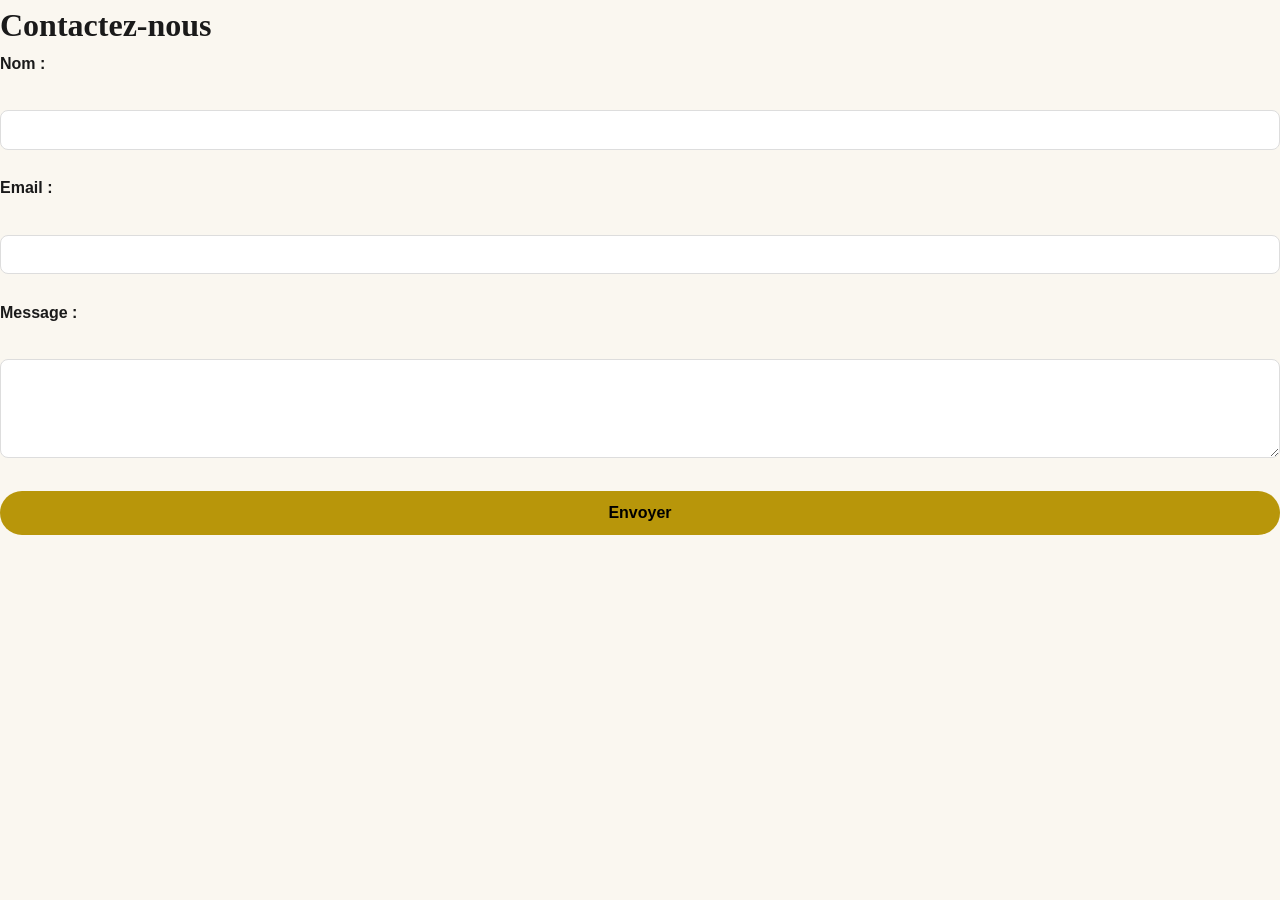
<file: contact.html>
<!DOCTYPE html>
<html lang="fr">
<head>
    <meta charset="UTF-8">
    <title>Contact Luxury Scent</title>
    <link rel="stylesheet" href="style.css">
</head>
<body>

    <h1>Contactez-nous</h1>

    <form action="https://formspree.io/f/meewodob" method="POST">

        <label>Nom :</label><br>
        <input type="text" name="nom" required><br><br>

        <label>Email :</label><br>
        <input type="email" name="email" required><br><br>

        <label>Message :</label><br>
        <textarea name="message" rows="5" required></textarea><br><br>

        <button type="submit">Envoyer</button>

    </form>

</body>
</html>
</file>
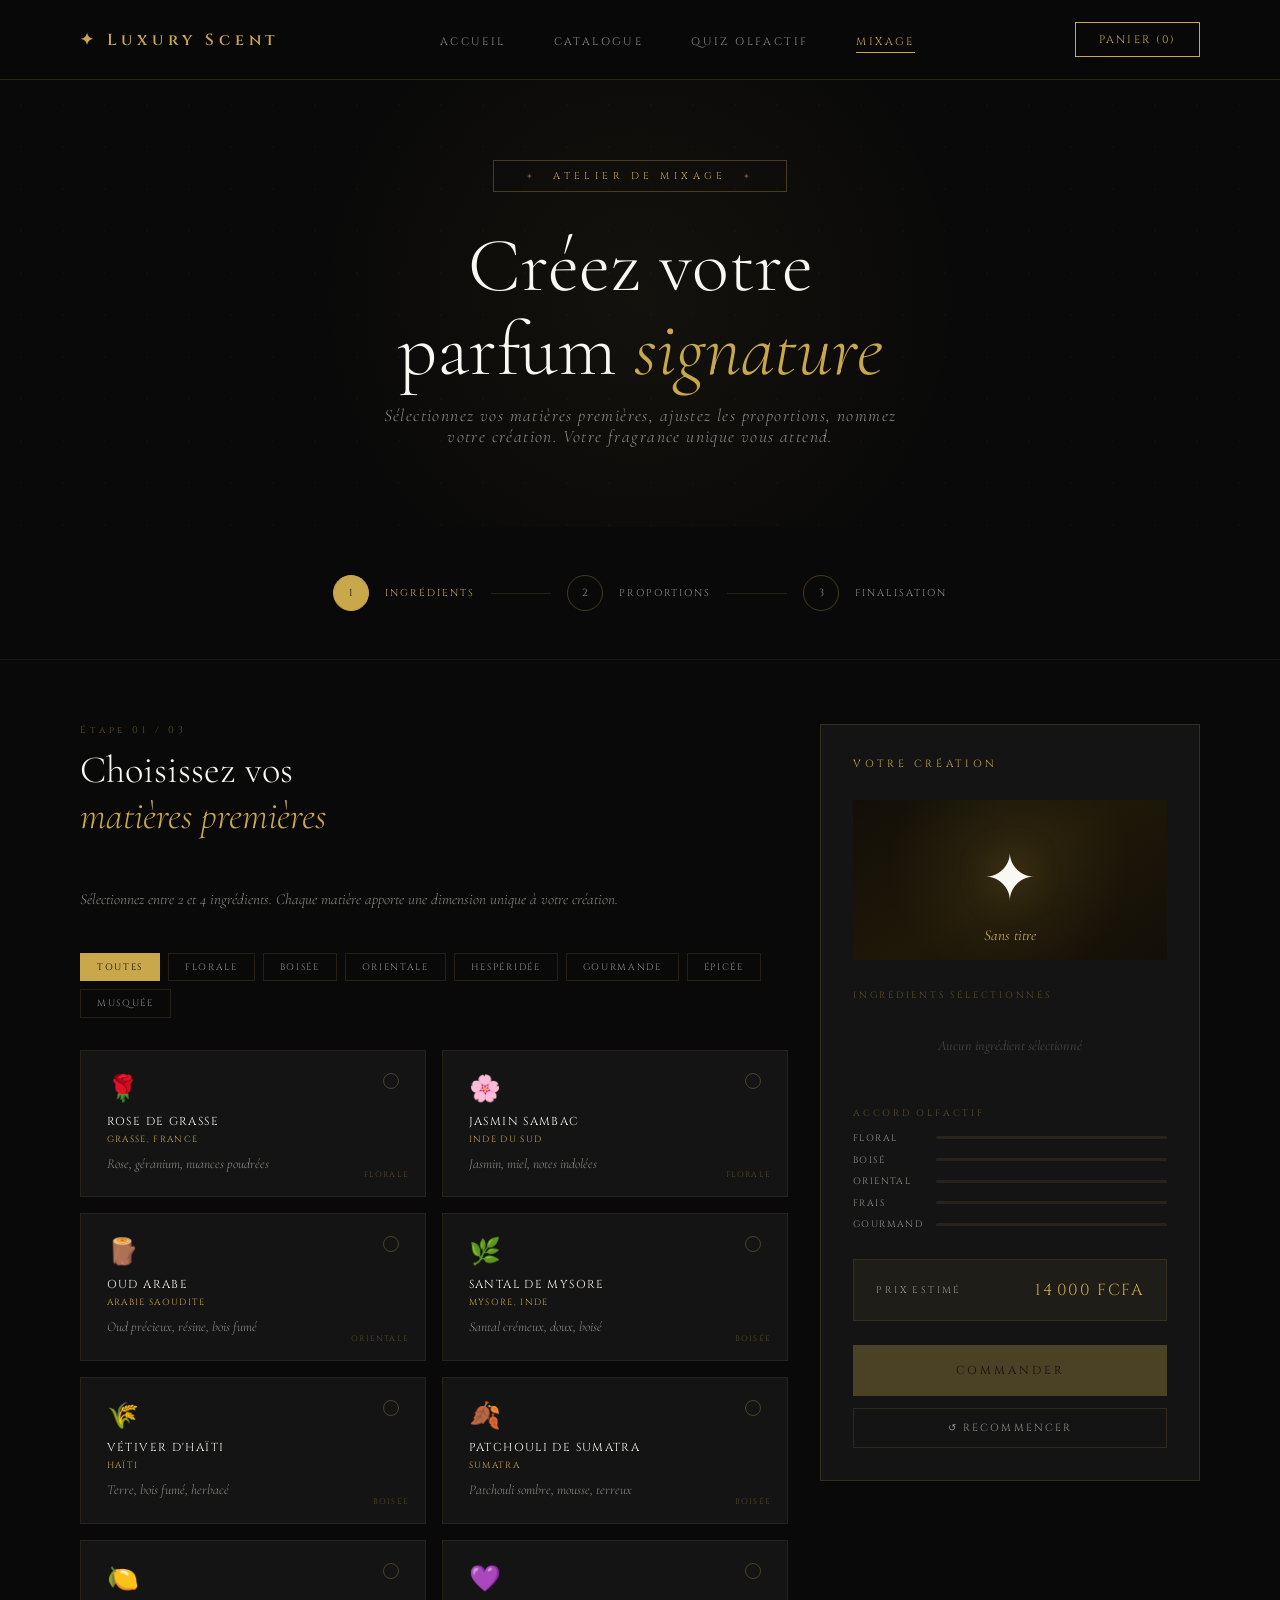
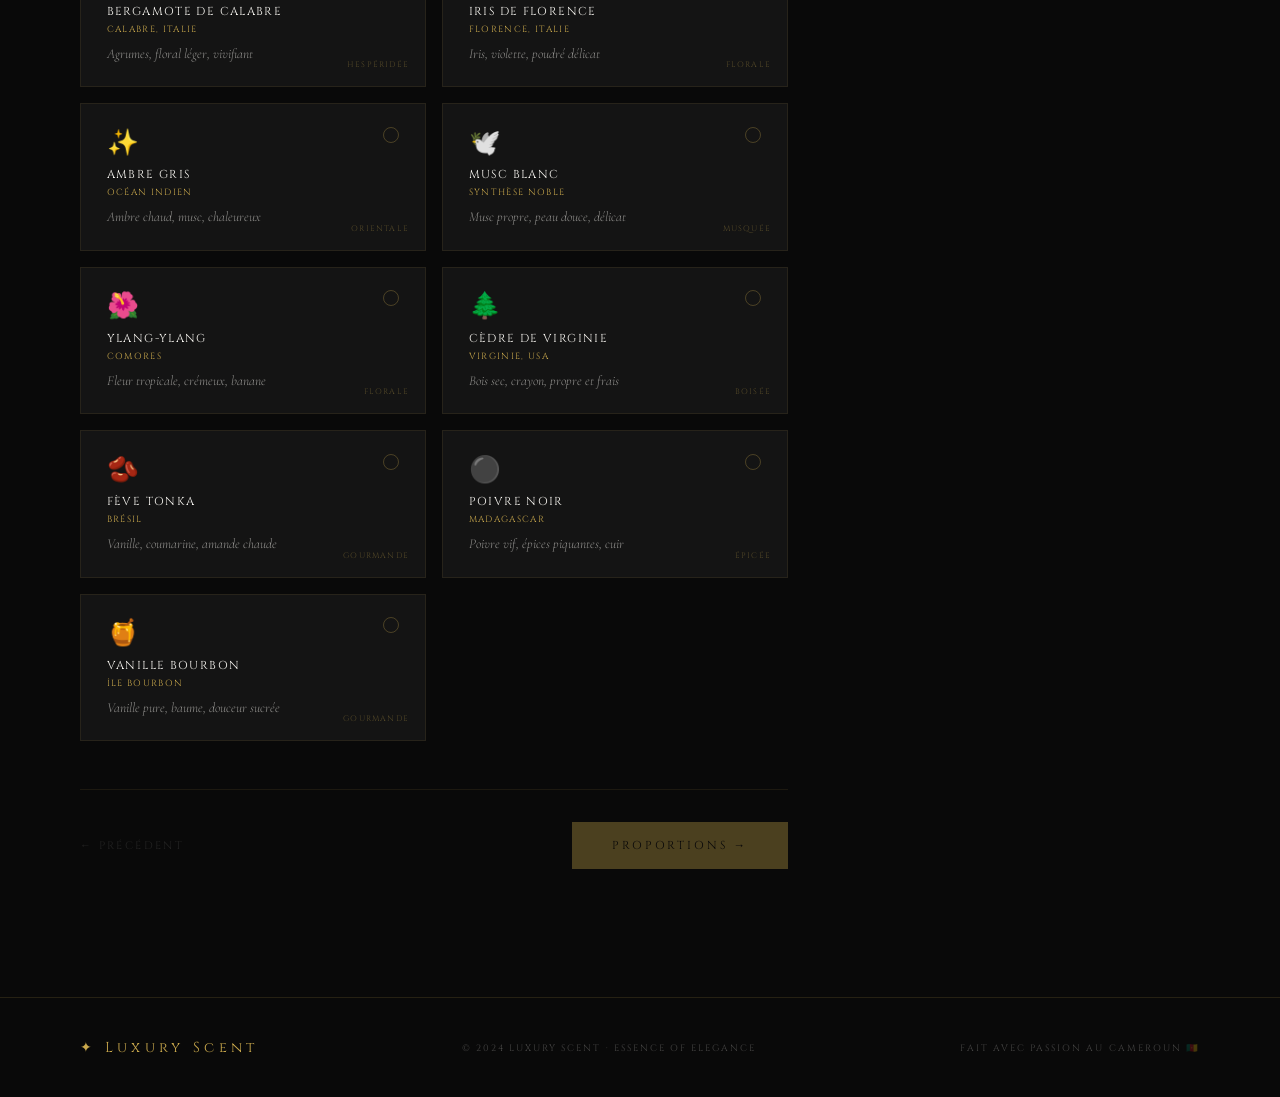
<file: mixage.html>
<!DOCTYPE html>
<html lang="fr">
<head>
  <meta charset="UTF-8" />
  <meta name="viewport" content="width=device-width, initial-scale=1.0" />
  <title>Atelier de Mixage — Luxury Scent</title>
  <link rel="preconnect" href="https://fonts.googleapis.com" />
  <link rel="preconnect" href="https://fonts.gstatic.com" crossorigin />
  <link href="https://fonts.googleapis.com/css2?family=Cormorant+Garamond:ital,wght@0,300;0,400;0,500;1,300;1,400;1,500&family=Cinzel:wght@400;500;600&display=swap" rel="stylesheet" />
  <style>
    *, *::before, *::after { margin: 0; padding: 0; box-sizing: border-box; }
    :root {
      --gold:#C9A84C; --gold-light:#E8C97A; --gold-dim:rgba(201,168,76,0.30);
      --gold-subtle:rgba(201,168,76,0.08); --black:#090909; --black-soft:#0E0E0E;
      --black-card:#141414; --black-hover:#1C1C1C; --white:#FAF8F3;
      --white-muted:rgba(250,248,243,0.55); --white-dim:rgba(250,248,243,0.22);
    }
    html { scroll-behavior:smooth; }
    body { background:var(--black); color:var(--white); font-family:'Cormorant Garamond',Georgia,serif; -webkit-font-smoothing:antialiased; overflow-x:hidden; }
    a { text-decoration:none; color:inherit; }
    ::-webkit-scrollbar { width:4px; }
    ::-webkit-scrollbar-track { background:var(--black); }
    ::-webkit-scrollbar-thumb { background:var(--gold-dim); border-radius:2px; }

    /* NAV */
    nav { position:fixed; top:0; left:0; right:0; z-index:999; display:flex; align-items:center; justify-content:space-between; padding:1.4rem 5rem; background:rgba(9,9,9,0.96); border-bottom:0.5px solid rgba(201,168,76,0.18); backdrop-filter:blur(12px); }
    .nav-logo { font-family:'Cinzel',serif; font-size:1rem; font-weight:600; letter-spacing:0.3em; color:var(--gold); }
    .nav-links { display:flex; gap:3rem; list-style:none; }
    .nav-links a { font-family:'Cinzel',serif; font-size:0.68rem; letter-spacing:0.22em; color:var(--white-muted); text-transform:uppercase; transition:color 0.3s; position:relative; }
    .nav-links a::after { content:''; position:absolute; bottom:-4px; left:0; width:0; height:0.5px; background:var(--gold); transition:width 0.3s; }
    .nav-links a:hover, .nav-links a.active { color:var(--gold); }
    .nav-links a:hover::after, .nav-links a.active::after { width:100%; }
    .nav-cta { font-family:'Cinzel',serif; font-size:0.68rem; letter-spacing:0.2em; color:var(--gold); border:0.5px solid var(--gold); padding:0.55rem 1.4rem; text-transform:uppercase; transition:all 0.3s; }
    .nav-cta:hover { background:var(--gold); color:var(--black); }

    /* HEADER */
    .page-header { padding:10rem 5rem 5rem; text-align:center; position:relative; overflow:hidden; }
    .page-header::before { content:''; position:absolute; top:-10%; left:50%; transform:translateX(-50%); width:700px; height:700px; background:radial-gradient(circle,rgba(201,168,76,0.055) 0%,transparent 65%); pointer-events:none; }
    .page-header::after { content:''; position:absolute; inset:0; background-image:radial-gradient(circle,rgba(201,168,76,0.05) 1px,transparent 1px); background-size:42px 42px; pointer-events:none; opacity:0.5; }
    .page-header-inner { position:relative; z-index:1; }
    .page-eyebrow { display:inline-flex; align-items:center; gap:1rem; font-family:'Cinzel',serif; font-size:0.62rem; letter-spacing:0.45em; color:var(--gold); border:0.5px solid var(--gold-dim); padding:0.5rem 2rem; margin-bottom:2rem; text-transform:uppercase; }
    .page-eyebrow span { opacity:0.45; font-size:0.5rem; }
    .page-title { font-family:'Cormorant Garamond',serif; font-size:clamp(2.8rem,6vw,5rem); font-weight:300; line-height:1.1; color:var(--white); margin-bottom:0.75rem; }
    .page-title em { font-style:italic; color:var(--gold); }
    .page-subtitle { font-size:1.1rem; font-weight:300; font-style:italic; color:var(--white-muted); letter-spacing:0.08em; max-width:520px; margin:0 auto; }

    /* STEPS INDICATOR */
    .steps-bar { display:flex; align-items:center; justify-content:center; gap:0; padding:3rem 5rem; border-bottom:0.5px solid rgba(201,168,76,0.1); }
    .step-item { display:flex; align-items:center; gap:1rem; }
    .step-circle { width:36px; height:36px; border-radius:50%; border:0.5px solid rgba(201,168,76,0.3); display:flex; align-items:center; justify-content:center; font-family:'Cinzel',serif; font-size:0.65rem; color:var(--white-muted); transition:all 0.4s; flex-shrink:0; }
    .step-circle.active { background:var(--gold); border-color:var(--gold); color:var(--black); }
    .step-circle.done { background:rgba(201,168,76,0.15); border-color:var(--gold); color:var(--gold); }
    .step-label { font-family:'Cinzel',serif; font-size:0.62rem; letter-spacing:0.2em; text-transform:uppercase; color:var(--white-muted); transition:color 0.4s; white-space:nowrap; }
    .step-label.active { color:var(--gold); }
    .step-connector { width:60px; height:0.5px; background:rgba(201,168,76,0.15); margin:0 1rem; flex-shrink:0; }
    .step-connector.done { background:var(--gold); }

    /* MAIN LAYOUT */
    .workshop { display:grid; grid-template-columns:1fr 380px; gap:2rem; padding:4rem 5rem 8rem; align-items:start; }

    /* LEFT — ingredient panels */
    .workshop-left {}

    .panel { display:none; animation:panelIn 0.5s cubic-bezier(.16,1,.3,1) both; }
    .panel.active { display:block; }
    @keyframes panelIn { from{opacity:0;transform:translateX(20px)} to{opacity:1;transform:translateX(0)} }

    .panel-header { margin-bottom:2.5rem; }
    .panel-step-num { font-family:'Cinzel',serif; font-size:0.6rem; letter-spacing:0.4em; color:rgba(201,168,76,0.45); display:block; margin-bottom:0.6rem; }
    .panel-title { font-family:'Cormorant Garamond',serif; font-size:clamp(1.8rem,3vw,2.4rem); font-weight:300; color:var(--white); margin-bottom:0.4rem; }
    .panel-title em { font-style:italic; color:var(--gold); }
    .panel-hint { font-size:0.95rem; font-weight:300; font-style:italic; color:var(--white-muted); line-height:1.7; }
    .panel-hr { width:45px; height:0.5px; background:linear-gradient(90deg,var(--gold),transparent); margin:1.5rem 0; }

    /* Category filter */
    .cat-tabs { display:flex; gap:0.5rem; flex-wrap:wrap; margin-bottom:2rem; }
    .cat-tab { font-family:'Cinzel',serif; font-size:0.58rem; letter-spacing:0.18em; text-transform:uppercase; color:var(--white-muted); background:transparent; border:0.5px solid rgba(201,168,76,0.15); padding:0.45rem 1rem; cursor:pointer; transition:all 0.25s; }
    .cat-tab:hover { color:var(--gold); border-color:var(--gold-dim); }
    .cat-tab.active { color:var(--black); background:var(--gold); border-color:var(--gold); }

    /* Ingredient grid */
    .ingredients-grid { display:grid; grid-template-columns:1fr 1fr; gap:1rem; }
    .ing-card { background:var(--black-card); border:0.5px solid rgba(201,168,76,0.1); padding:1.4rem 1.6rem; cursor:pointer; transition:all 0.3s cubic-bezier(.16,1,.3,1); position:relative; overflow:hidden; }
    .ing-card::before { content:''; position:absolute; top:0; left:0; right:0; height:1px; background:linear-gradient(90deg,transparent,var(--gold),transparent); opacity:0; transition:opacity 0.3s; }
    .ing-card:hover { border-color:rgba(201,168,76,0.4); background:var(--black-hover); }
    .ing-card:hover::before { opacity:1; }
    .ing-card.selected { border-color:var(--gold); background:rgba(201,168,76,0.07); }
    .ing-card.selected::before { opacity:1; }
    .ing-card.disabled { opacity:0.3; cursor:not-allowed; pointer-events:none; }

    .ing-header { display:flex; justify-content:space-between; align-items:flex-start; margin-bottom:0.6rem; }
    .ing-icon { font-size:1.6rem; }
    .ing-check { width:16px; height:16px; border:0.5px solid var(--gold-dim); border-radius:50%; display:flex; align-items:center; justify-content:center; font-size:0.55rem; color:transparent; transition:all 0.25s; flex-shrink:0; }
    .ing-card.selected .ing-check { background:var(--gold); border-color:var(--gold); color:var(--black); }
    .ing-name { font-family:'Cinzel',serif; font-size:0.72rem; letter-spacing:0.12em; color:var(--white); text-transform:uppercase; margin-bottom:0.25rem; }
    .ing-origin { font-family:'Cinzel',serif; font-size:0.56rem; letter-spacing:0.15em; color:var(--gold); text-transform:uppercase; margin-bottom:0.5rem; display:block; }
    .ing-desc { font-size:0.85rem; font-weight:300; font-style:italic; color:var(--white-muted); line-height:1.55; }
    .ing-family { position:absolute; bottom:1rem; right:1rem; font-family:'Cinzel',serif; font-size:0.5rem; letter-spacing:0.15em; color:rgba(201,168,76,0.35); text-transform:uppercase; }

    /* Proportion slider (step 2) */
    .proportion-list { display:flex; flex-direction:column; gap:1.5rem; }
    .prop-item { background:var(--black-card); border:0.5px solid rgba(201,168,76,0.1); padding:1.5rem 1.8rem; }
    .prop-header { display:flex; justify-content:space-between; align-items:center; margin-bottom:1rem; }
    .prop-name { font-family:'Cinzel',serif; font-size:0.72rem; letter-spacing:0.15em; color:var(--white); text-transform:uppercase; }
    .prop-pct { font-family:'Cinzel',serif; font-size:0.8rem; letter-spacing:0.1em; color:var(--gold); min-width:40px; text-align:right; }
    .prop-slider { width:100%; height:2px; appearance:none; background:rgba(201,168,76,0.15); border-radius:1px; outline:none; cursor:pointer; }
    .prop-slider::-webkit-slider-thumb { appearance:none; width:18px; height:18px; background:var(--gold); border-radius:50%; box-shadow:0 0 8px rgba(201,168,76,0.4); cursor:pointer; }
    .prop-note { font-size:0.8rem; font-style:italic; color:var(--white-dim); margin-top:0.5rem; }
    .total-bar { margin-top:2rem; padding:1.2rem 1.8rem; background:var(--black-card); border:0.5px solid rgba(201,168,76,0.15); display:flex; justify-content:space-between; align-items:center; }
    .total-label { font-family:'Cinzel',serif; font-size:0.65rem; letter-spacing:0.25em; color:var(--white-muted); text-transform:uppercase; }
    .total-val { font-family:'Cinzel',serif; font-size:0.9rem; letter-spacing:0.15em; color:var(--gold); }
    .total-warn { font-family:'Cinzel',serif; font-size:0.6rem; letter-spacing:0.15em; color:#e07070; text-transform:uppercase; }

    /* Step 3 — naming */
    .naming-section { display:flex; flex-direction:column; gap:1.8rem; }
    .field-label { font-family:'Cinzel',serif; font-size:0.62rem; letter-spacing:0.3em; color:rgba(201,168,76,0.6); text-transform:uppercase; display:block; margin-bottom:0.6rem; }
    .text-input { width:100%; background:var(--black-card); border:0.5px solid rgba(201,168,76,0.2); color:var(--white); font-family:'Cormorant Garamond',serif; font-size:1.2rem; font-style:italic; padding:1rem 1.4rem; outline:none; transition:border-color 0.3s; }
    .text-input:focus { border-color:var(--gold); }
    .text-input::placeholder { color:var(--white-dim); }
    .textarea-input { width:100%; background:var(--black-card); border:0.5px solid rgba(201,168,76,0.2); color:var(--white); font-family:'Cormorant Garamond',serif; font-size:1rem; font-style:italic; padding:1rem 1.4rem; outline:none; transition:border-color 0.3s; resize:vertical; min-height:100px; }
    .textarea-input:focus { border-color:var(--gold); }
    .textarea-input::placeholder { color:var(--white-dim); }
    .volume-opts { display:flex; gap:0.8rem; flex-wrap:wrap; }
    .vol-btn { font-family:'Cinzel',serif; font-size:0.68rem; letter-spacing:0.2em; text-transform:uppercase; color:var(--white-muted); background:transparent; border:0.5px solid rgba(201,168,76,0.15); padding:0.6rem 1.3rem; cursor:pointer; transition:all 0.25s; }
    .vol-btn:hover { color:var(--gold); border-color:var(--gold-dim); }
    .vol-btn.active { background:var(--gold); border-color:var(--gold); color:var(--black); }
    .name-suggestions { display:flex; gap:0.6rem; flex-wrap:wrap; margin-top:0.5rem; }
    .suggestion { font-family:'Cinzel',serif; font-size:0.58rem; letter-spacing:0.15em; text-transform:uppercase; color:rgba(201,168,76,0.5); border:0.5px solid rgba(201,168,76,0.2); padding:0.3rem 0.75rem; cursor:pointer; transition:all 0.25s; }
    .suggestion:hover { color:var(--gold); border-color:var(--gold-dim); }

    /* PANEL NAV BUTTONS */
    .panel-nav { display:flex; justify-content:space-between; align-items:center; margin-top:3rem; padding-top:2rem; border-top:0.5px solid rgba(201,168,76,0.1); }
    .btn-prev { font-family:'Cinzel',serif; font-size:0.68rem; letter-spacing:0.22em; text-transform:uppercase; color:var(--white-muted); background:transparent; border:none; cursor:pointer; transition:color 0.3s; display:flex; align-items:center; gap:0.5rem; }
    .btn-prev:hover { color:var(--gold); }
    .btn-prev:disabled { opacity:0.2; cursor:not-allowed; }
    .btn-next-main { font-family:'Cinzel',serif; font-size:0.72rem; letter-spacing:0.25em; text-transform:uppercase; color:var(--black); background:var(--gold); border:none; padding:1rem 2.5rem; cursor:pointer; transition:all 0.3s; }
    .btn-next-main:hover { background:var(--gold-light); transform:translateY(-2px); }
    .btn-next-main:disabled { opacity:0.35; cursor:not-allowed; transform:none; }

    /* RIGHT — summary */
    .summary-panel { position:sticky; top:8rem; }
    .summary-box { background:var(--black-card); border:0.5px solid rgba(201,168,76,0.18); padding:2rem; }
    .summary-title { font-family:'Cinzel',serif; font-size:0.65rem; letter-spacing:0.35em; color:var(--gold); text-transform:uppercase; margin-bottom:1.8rem; display:flex; align-items:center; gap:0.8rem; }
    .summary-title::after { content:''; flex:1; height:0.5px; background:linear-gradient(90deg,var(--gold-dim),transparent); }

    .summary-flacon { width:100%; height:160px; background:linear-gradient(145deg,#130F08,#1F1808,#130F08); display:flex; align-items:center; justify-content:center; position:relative; margin-bottom:1.8rem; overflow:hidden; }
    .summary-flacon::before { content:''; position:absolute; inset:0; background:radial-gradient(circle at 50% 40%,rgba(201,168,76,0.1),transparent 65%); }
    .flacon-emoji { font-size:4rem; position:relative; z-index:1; filter:drop-shadow(0 0 20px rgba(201,168,76,0.3)); }
    .flacon-name { position:absolute; bottom:1rem; left:0; right:0; text-align:center; font-family:'Cormorant Garamond',serif; font-size:0.95rem; font-style:italic; color:var(--gold); }

    .summary-section-label { font-family:'Cinzel',serif; font-size:0.58rem; letter-spacing:0.3em; color:rgba(201,168,76,0.4); text-transform:uppercase; margin-bottom:0.8rem; display:block; }
    .summary-ingredients { display:flex; flex-direction:column; gap:0.5rem; margin-bottom:1.8rem; min-height:60px; }
    .sum-ing { display:flex; justify-content:space-between; align-items:center; padding:0.5rem 0; border-bottom:0.5px solid rgba(201,168,76,0.07); }
    .sum-ing-name { font-size:0.9rem; font-style:italic; color:var(--white-muted); }
    .sum-ing-pct { font-family:'Cinzel',serif; font-size:0.65rem; letter-spacing:0.1em; color:var(--gold); }
    .sum-empty { font-size:0.88rem; font-style:italic; color:var(--white-dim); text-align:center; padding:1.5rem 0; }

    /* Accord visual */
    .accord-bar-wrap { margin-bottom:1.8rem; }
    .accord-row { display:flex; align-items:center; gap:0.8rem; margin-bottom:0.6rem; }
    .accord-label { font-family:'Cinzel',serif; font-size:0.58rem; letter-spacing:0.15em; color:var(--white-muted); text-transform:uppercase; width:70px; flex-shrink:0; }
    .accord-track { flex:1; height:3px; background:rgba(201,168,76,0.1); border-radius:1.5px; overflow:hidden; }
    .accord-fill { height:100%; background:var(--gold); border-radius:1.5px; transition:width 0.6s cubic-bezier(.16,1,.3,1); width:0%; }

    .summary-price { background:rgba(201,168,76,0.06); border:0.5px solid rgba(201,168,76,0.12); padding:1.2rem 1.4rem; display:flex; justify-content:space-between; align-items:center; margin-bottom:1.5rem; }
    .price-label { font-family:'Cinzel',serif; font-size:0.6rem; letter-spacing:0.25em; color:var(--white-muted); text-transform:uppercase; }
    .price-val { font-family:'Cinzel',serif; font-size:1rem; letter-spacing:0.1em; color:var(--gold); }

    .btn-command { width:100%; font-family:'Cinzel',serif; font-size:0.72rem; letter-spacing:0.25em; text-transform:uppercase; color:var(--black); background:var(--gold); border:none; padding:1.1rem; cursor:pointer; transition:all 0.3s; margin-bottom:0.8rem; }
    .btn-command:hover { background:var(--gold-light); }
    .btn-command:disabled { opacity:0.3; cursor:not-allowed; }
    .btn-reset { width:100%; font-family:'Cinzel',serif; font-size:0.65rem; letter-spacing:0.2em; text-transform:uppercase; color:var(--white-muted); background:transparent; border:0.5px solid rgba(201,168,76,0.15); padding:0.75rem; cursor:pointer; transition:all 0.3s; }
    .btn-reset:hover { color:var(--gold); border-color:var(--gold-dim); }

    /* SUCCESS */
    .success-overlay { display:none; position:fixed; inset:0; z-index:1000; background:rgba(0,0,0,0.92); backdrop-filter:blur(12px); align-items:center; justify-content:center; padding:2rem; }
    .success-overlay.open { display:flex; }
    .success-modal { background:var(--black-card); border:0.5px solid rgba(201,168,76,0.3); max-width:560px; width:100%; padding:4rem; text-align:center; animation:modalIn 0.5s cubic-bezier(.16,1,.3,1) both; }
    @keyframes modalIn { from{opacity:0;transform:scale(0.95) translateY(20px)} to{opacity:1;transform:scale(1) translateY(0)} }
    .success-icon { font-size:4rem; margin-bottom:1.5rem; display:block; }
    .success-eyebrow { font-family:'Cinzel',serif; font-size:0.6rem; letter-spacing:0.4em; color:var(--gold); text-transform:uppercase; margin-bottom:1.5rem; }
    .success-title { font-family:'Cormorant Garamond',serif; font-size:2.2rem; font-weight:300; color:var(--white); margin-bottom:0.5rem; }
    .success-title em { font-style:italic; color:var(--gold); }
    .success-sub { font-size:1rem; font-weight:300; font-style:italic; color:var(--white-muted); margin-bottom:2.5rem; line-height:1.7; }
    .success-hr { width:50px; height:0.5px; background:linear-gradient(90deg,transparent,var(--gold),transparent); margin:0 auto 2.5rem; }
    .success-btns { display:flex; gap:1rem; justify-content:center; flex-wrap:wrap; }
    .btn-gold { font-family:'Cinzel',serif; font-size:0.72rem; letter-spacing:0.22em; text-transform:uppercase; color:var(--black); background:var(--gold); border:none; padding:1rem 2rem; cursor:pointer; transition:all 0.3s; display:inline-block; text-decoration:none; }
    .btn-gold:hover { background:var(--gold-light); }
    .btn-outline { font-family:'Cinzel',serif; font-size:0.72rem; letter-spacing:0.22em; text-transform:uppercase; color:var(--gold); background:transparent; border:0.5px solid var(--gold); padding:1rem 2rem; cursor:pointer; transition:all 0.3s; display:inline-block; text-decoration:none; }
    .btn-outline:hover { background:var(--gold-subtle); }

    /* FOOTER */
    footer { background:var(--black); border-top:0.5px solid rgba(201,168,76,0.15); padding:2.5rem 5rem; display:flex; justify-content:space-between; align-items:center; }
    .footer-logo { font-family:'Cinzel',serif; font-size:0.9rem; letter-spacing:0.3em; color:var(--gold); }
    .footer-text { font-family:'Cinzel',serif; font-size:0.58rem; letter-spacing:0.22em; color:rgba(250,248,243,0.25); text-transform:uppercase; }

    /* REVEAL */
    .reveal { opacity:0; transform:translateY(24px); transition:opacity 0.7s cubic-bezier(.16,1,.3,1),transform 0.7s cubic-bezier(.16,1,.3,1); }
    .reveal.visible { opacity:1; transform:translateY(0); }

    @media (max-width:1100px) { .workshop { grid-template-columns:1fr; } .summary-panel { position:static; } nav{padding:1.2rem 2.5rem} .page-header,.steps-bar,.workshop{padding-left:2.5rem;padding-right:2.5rem} }
    @media (max-width:640px) { nav{padding:1rem 1.5rem} .nav-links{display:none} .page-header,.steps-bar,.workshop{padding-left:1.5rem;padding-right:1.5rem} .ingredients-grid{grid-template-columns:1fr} .steps-bar{flex-wrap:wrap;gap:1rem} .step-connector{display:none} footer{flex-direction:column;gap:0.75rem;padding:2rem 1.5rem;text-align:center} }
  </style>
</head>
<body>

<nav>
  <div class="nav-logo">✦ Luxury Scent</div>
  <ul class="nav-links">
    <li><a href="index.html">Accueil</a></li>
    <li><a href="catalogue.html">Catalogue</a></li>
    <li><a href="quiz.html">Quiz Olfactif</a></li>
    <li><a href="mixage.html" class="active">Mixage</a></li>
  </ul>
  <a href="panier.html" class="nav-cta">Panier (0)</a>
</nav>

<div class="page-header">
  <div class="page-header-inner">
    <div class="page-eyebrow"><span>✦</span> Atelier de Mixage <span>✦</span></div>
    <h1 class="page-title">Créez votre<br>parfum <em>signature</em></h1>
    <p class="page-subtitle">Sélectionnez vos matières premières, ajustez les proportions, nommez votre création. Votre fragrance unique vous attend.</p>
  </div>
</div>

<!-- STEPS BAR -->
<div class="steps-bar reveal">
  <div class="step-item">
    <div class="step-circle active" id="sc-1">1</div>
    <span class="step-label active" id="sl-1">Ingrédients</span>
  </div>
  <div class="step-connector" id="conn-1"></div>
  <div class="step-item">
    <div class="step-circle" id="sc-2">2</div>
    <span class="step-label" id="sl-2">Proportions</span>
  </div>
  <div class="step-connector" id="conn-2"></div>
  <div class="step-item">
    <div class="step-circle" id="sc-3">3</div>
    <span class="step-label" id="sl-3">Finalisation</span>
  </div>
</div>

<!-- WORKSHOP -->
<div class="workshop">

  <!-- LEFT -->
  <div class="workshop-left">

    <!-- PANEL 1 : SELECTION -->
    <div class="panel active" id="panel-1">
      <div class="panel-header">
        <span class="panel-step-num">Étape 01 / 03</span>
        <h2 class="panel-title">Choisissez vos<br><em>matières premières</em></h2>
        <div class="panel-hr"></div>
        <p class="panel-hint">Sélectionnez entre 2 et 4 ingrédients. Chaque matière apporte une dimension unique à votre création.</p>
      </div>

      <div class="cat-tabs" id="cat-tabs">
        <button class="cat-tab active" data-cat="tous">Toutes</button>
        <button class="cat-tab" data-cat="Florale">Florale</button>
        <button class="cat-tab" data-cat="Boisée">Boisée</button>
        <button class="cat-tab" data-cat="Orientale">Orientale</button>
        <button class="cat-tab" data-cat="Hespéridée">Hespéridée</button>
        <button class="cat-tab" data-cat="Gourmande">Gourmande</button>
        <button class="cat-tab" data-cat="Épicée">Épicée</button>
        <button class="cat-tab" data-cat="Musquée">Musquée</button>
      </div>

      <div class="ingredients-grid" id="ing-grid"></div>

      <div class="panel-nav">
        <button class="btn-prev" disabled>← Précédent</button>
        <button class="btn-next-main" id="btn-to-2" onclick="goToStep(2)" disabled>Proportions →</button>
      </div>
    </div>

    <!-- PANEL 2 : PROPORTIONS -->
    <div class="panel" id="panel-2">
      <div class="panel-header">
        <span class="panel-step-num">Étape 02 / 03</span>
        <h2 class="panel-title">Ajustez les<br><em>proportions</em></h2>
        <div class="panel-hr"></div>
        <p class="panel-hint">Équilibrez les notes de tête, de cœur et de fond. Le total doit avoisiner 100 % pour un accord harmonieux.</p>
      </div>
      <div class="proportion-list" id="proportion-list"></div>
      <div class="total-bar">
        <span class="total-label">Total</span>
        <span id="total-display" class="total-val">0 %</span>
      </div>
      <div class="panel-nav">
        <button class="btn-prev" onclick="goToStep(1)">← Précédent</button>
        <button class="btn-next-main" onclick="goToStep(3)">Finaliser →</button>
      </div>
    </div>

    <!-- PANEL 3 : NAMING -->
    <div class="panel" id="panel-3">
      <div class="panel-header">
        <span class="panel-step-num">Étape 03 / 03</span>
        <h2 class="panel-title">Nommez votre<br><em>création</em></h2>
        <div class="panel-hr"></div>
        <p class="panel-hint">Donnez un nom et une âme à votre fragrance. Cette signature ne vous appartient qu'à vous.</p>
      </div>
      <div class="naming-section">
        <div>
          <label class="field-label">Nom de votre parfum</label>
          <input type="text" class="text-input" id="perfume-name" placeholder="Ex : Éclat d'Orient, Brise de Jade…" oninput="updateName(this.value)" />
          <div class="name-suggestions" id="name-suggestions"></div>
        </div>
        <div>
          <label class="field-label">Volume souhaité</label>
          <div class="volume-opts" id="volume-opts">
            <button class="vol-btn" onclick="selectVol(this,'10 ml')">10 ml</button>
            <button class="vol-btn active" onclick="selectVol(this,'30 ml')">30 ml</button>
            <button class="vol-btn" onclick="selectVol(this,'50 ml')">50 ml</button>
            <button class="vol-btn" onclick="selectVol(this,'100 ml')">100 ml</button>
          </div>
        </div>
        <div>
          <label class="field-label">Message personnel (optionnel)</label>
          <textarea class="textarea-input" id="perfume-msg" placeholder="Pour l'étiquette de votre flacon ou en cadeau…"></textarea>
        </div>
      </div>
      <div class="panel-nav">
        <button class="btn-prev" onclick="goToStep(2)">← Précédent</button>
        <button class="btn-next-main" onclick="submitOrder()">Commander ma création ✦</button>
      </div>
    </div>

  </div><!-- end workshop-left -->

  <!-- RIGHT — SUMMARY -->
  <div class="summary-panel">
    <div class="summary-box">
      <div class="summary-title">Votre Création</div>

      <div class="summary-flacon">
        <span class="flacon-emoji" id="flacon-emoji">✦</span>
        <span class="flacon-name" id="flacon-name">Sans titre</span>
      </div>

      <span class="summary-section-label">Ingrédients sélectionnés</span>
      <div class="summary-ingredients" id="summary-ingredients">
        <p class="sum-empty">Aucun ingrédient sélectionné</p>
      </div>

      <span class="summary-section-label">Accord olfactif</span>
      <div class="accord-bar-wrap">
        <div class="accord-row"><span class="accord-label">Floral</span><div class="accord-track"><div class="accord-fill" id="acc-floral"></div></div></div>
        <div class="accord-row"><span class="accord-label">Boisé</span><div class="accord-track"><div class="accord-fill" id="acc-boise"></div></div></div>
        <div class="accord-row"><span class="accord-label">Oriental</span><div class="accord-track"><div class="accord-fill" id="acc-oriental"></div></div></div>
        <div class="accord-row"><span class="accord-label">Frais</span><div class="accord-track"><div class="accord-fill" id="acc-frais"></div></div></div>
        <div class="accord-row"><span class="accord-label">Gourmand</span><div class="accord-track"><div class="accord-fill" id="acc-gourmand"></div></div></div>
      </div>

      <div class="summary-price">
        <span class="price-label">Prix estimé</span>
        <span class="price-val" id="price-val">— FCFA</span>
      </div>

      <button class="btn-command" id="btn-command" onclick="submitOrder()" disabled>Commander</button>
      <button class="btn-reset" onclick="resetAll()">↺ Recommencer</button>
    </div>
  </div>

</div><!-- end workshop -->

<!-- SUCCESS MODAL -->
<div class="success-overlay" id="success-overlay">
  <div class="success-modal">
    <span class="success-icon">✦</span>
    <div class="success-eyebrow">Création confirmée</div>
    <h2 class="success-title">Votre parfum<br><em id="success-name">est en préparation</em></h2>
    <div class="success-hr"></div>
    <p class="success-sub">Votre fragrance signature a été enregistrée. Notre atelier la préparera avec soin selon vos proportions exactes. Vous recevrez une confirmation sous 24h.</p>
    <div class="success-btns">
      <a href="catalogue.html" class="btn-gold">Voir le catalogue</a>
      <button class="btn-outline" onclick="resetAll();document.getElementById('success-overlay').classList.remove('open')">Créer un autre</button>
    </div>
  </div>
</div>

<footer>
  <div class="footer-logo">✦ Luxury Scent</div>
  <div class="footer-text">© 2024 Luxury Scent · Essence of Elegance</div>
  <div class="footer-text">Fait avec passion au Cameroun 🇨🇲</div>
</footer>

<script>
const INGREDIENTS = [
  {id:'rose',    name:'Rose de Grasse',     origin:'Grasse, France',    icon:'🌹', desc:'Rose, géranium, nuances poudrées',    family:'Florale',   accord:{floral:90,boise:0,oriental:20,frais:10,gourmand:0},  price:3500},
  {id:'jasmin',  name:'Jasmin Sambac',      origin:'Inde du Sud',       icon:'🌸', desc:'Jasmin, miel, notes indolées',        family:'Florale',   accord:{floral:85,boise:0,oriental:30,frais:5,gourmand:15},  price:3200},
  {id:'oud',     name:'Oud Arabe',          origin:'Arabie Saoudite',   icon:'🪵', desc:'Oud précieux, résine, bois fumé',     family:'Orientale', accord:{floral:0,boise:70,oriental:95,frais:0,gourmand:0},   price:4500},
  {id:'santal',  name:'Santal de Mysore',   origin:'Mysore, Inde',      icon:'🌿', desc:'Santal crémeux, doux, boisé',         family:'Boisée',    accord:{floral:10,boise:80,oriental:30,frais:5,gourmand:20}, price:3800},
  {id:'vetiver', name:'Vétiver d\'Haïti',   origin:'Haïti',             icon:'🌾', desc:'Terre, bois fumé, herbacé',           family:'Boisée',    accord:{floral:0,boise:85,oriental:20,frais:15,gourmand:0},  price:3000},
  {id:'patch',   name:'Patchouli de Sumatra',origin:'Sumatra',          icon:'🍂', desc:'Patchouli sombre, mousse, terreux',   family:'Boisée',    accord:{floral:0,boise:75,oriental:60,frais:0,gourmand:0},   price:2800},
  {id:'bergam',  name:'Bergamote de Calabre',origin:'Calabre, Italie',  icon:'🍋', desc:'Agrumes, floral léger, vivifiant',    family:'Hespéridée',accord:{floral:30,boise:0,oriental:0,frais:90,gourmand:0},  price:2500},
  {id:'iris',    name:'Iris de Florence',   origin:'Florence, Italie',  icon:'💜', desc:'Iris, violette, poudré délicat',      family:'Florale',   accord:{floral:75,boise:10,oriental:10,frais:20,gourmand:30},price:4200},
  {id:'ambre',   name:'Ambre Gris',         origin:'Océan Indien',      icon:'✨', desc:'Ambre chaud, musc, chaleureux',       family:'Orientale', accord:{floral:10,boise:20,oriental:85,frais:0,gourmand:40}, price:4000},
  {id:'musc',    name:'Musc Blanc',         origin:'Synthèse noble',    icon:'🕊️', desc:'Musc propre, peau douce, délicat',    family:'Musquée',   accord:{floral:20,boise:10,oriental:15,frais:40,gourmand:10},price:2200},
  {id:'ylang',   name:'Ylang-Ylang',        origin:'Comores',           icon:'🌺', desc:'Fleur tropicale, crémeux, banane',    family:'Florale',   accord:{floral:80,boise:0,oriental:50,frais:10,gourmand:20}, price:3100},
  {id:'cedre',   name:'Cèdre de Virginie',  origin:'Virginie, USA',     icon:'🌲', desc:'Bois sec, crayon, propre et frais',   family:'Boisée',    accord:{floral:0,boise:80,oriental:10,frais:30,gourmand:0},  price:2600},
  {id:'tonka',   name:'Fève Tonka',         origin:'Brésil',            icon:'🫘', desc:'Vanille, coumarine, amande chaude',   family:'Gourmande', accord:{floral:10,boise:15,oriental:60,frais:0,gourmand:85}, price:2900},
  {id:'poivre',  name:'Poivre Noir',        origin:'Madagascar',        icon:'⚫', desc:'Poivre vif, épices piquantes, cuir',  family:'Épicée',    accord:{floral:0,boise:30,oriental:70,frais:20,gourmand:10}, price:2700},
  {id:'vanille', name:'Vanille Bourbon',    origin:'Île Bourbon',       icon:'🍯', desc:'Vanille pure, baume, douceur sucrée', family:'Gourmande', accord:{floral:5,boise:10,oriental:65,frais:0,gourmand:90},  price:3300}
];

const PRICES = {'10 ml':8000,'30 ml':14000,'50 ml':20000,'100 ml':35000};
const NAMES_SUGGESTIONS = ['Éclat d\'Orient','Brise de Jade','Nuit Dorée','Âme Secrète','Soleil Ambré','Lumière d\'Ébène','Velours Noir','Fleur de Soie'];

let selected = [];
let currentStep = 1;
let proportions = {};
let selectedVolume = '30 ml';
let perfumeName = '';

function buildIngredients(filter='tous') {
  const grid = document.getElementById('ing-grid');
  grid.innerHTML = '';
  INGREDIENTS.forEach(ing => {
    const show = filter === 'tous' || ing.family.includes(filter);
    if (!show) return;
    const isSelected = selected.includes(ing.id);
    const isDisabled = !isSelected && selected.length >= 4;
    const card = document.createElement('div');
    card.className = 'ing-card' + (isSelected ? ' selected' : '') + (isDisabled ? ' disabled' : '');
    card.dataset.id = ing.id;
    card.innerHTML = `
      <div class="ing-header">
        <span class="ing-icon">${ing.icon}</span>
        <span class="ing-check">✓</span>
      </div>
      <div class="ing-name">${ing.name}</div>
      <span class="ing-origin">${ing.origin}</span>
      <p class="ing-desc">${ing.desc}</p>
      <span class="ing-family">${ing.family}</span>`;
    card.addEventListener('click', () => toggleIngredient(ing.id));
    grid.appendChild(card);
  });
}

function toggleIngredient(id) {
  if (selected.includes(id)) {
    selected = selected.filter(i => i !== i === id ? true : i !== id);
    selected = selected.filter(i => i !== id);
  } else {
    if (selected.length >= 4) return;
    selected.push(id);
    if (!proportions[id]) proportions[id] = Math.round(100 / (selected.length));
  }
  redistributeProportions();
  buildIngredients(document.querySelector('.cat-tab.active').dataset.cat);
  updateSummary();
  document.getElementById('btn-to-2').disabled = selected.length < 2;
}

function redistributeProportions() {
  if (selected.length === 0) return;
  const equal = Math.floor(100 / selected.length);
  const rem = 100 - equal * selected.length;
  selected.forEach((id, i) => { proportions[id] = equal + (i === 0 ? rem : 0); });
}

function updateSummary() {
  // Ingredients list
  const cont = document.getElementById('summary-ingredients');
  if (selected.length === 0) { cont.innerHTML = '<p class="sum-empty">Aucun ingrédient sélectionné</p>'; }
  else {
    cont.innerHTML = selected.map(id => {
      const ing = INGREDIENTS.find(i => i.id === id);
      return `<div class="sum-ing"><span class="sum-ing-name">${ing.icon} ${ing.name}</span><span class="sum-ing-pct">${proportions[id] || 0}%</span></div>`;
    }).join('');
  }
  // Accord
  const accords = {floral:0,boise:0,oriental:0,frais:0,gourmand:0};
  selected.forEach(id => {
    const ing = INGREDIENTS.find(i => i.id === id);
    const pct = (proportions[id] || 0) / 100;
    Object.keys(accords).forEach(k => accords[k] += ing.accord[k] * pct);
  });
  const maxVal = Math.max(...Object.values(accords), 1);
  Object.keys(accords).forEach(k => {
    const el = document.getElementById('acc-' + k);
    if (el) el.style.width = Math.min(100, (accords[k] / maxVal) * 100) + '%';
  });
  // Flacon emoji
  if (selected.length > 0) {
    const main = INGREDIENTS.find(i => i.id === selected[0]);
    document.getElementById('flacon-emoji').textContent = main.icon;
  } else { document.getElementById('flacon-emoji').textContent = '✦'; }
  // Price
  const basePrice = selected.reduce((sum, id) => { const ing = INGREDIENTS.find(i=>i.id===id); return sum + ing.price; }, 0);
  const vol = PRICES[selectedVolume] || 14000;
  const total = basePrice + vol;
  document.getElementById('price-val').textContent = total.toLocaleString('fr-FR') + ' FCFA';
  document.getElementById('btn-command').disabled = selected.length < 2;
}

function goToStep(n) {
  document.querySelectorAll('.panel').forEach(p => p.classList.remove('active'));
  document.getElementById('panel-' + n).classList.add('active');
  // Update step indicators
  for (let i = 1; i <= 3; i++) {
    const sc = document.getElementById('sc-' + i);
    const sl = document.getElementById('sl-' + i);
    sc.classList.remove('active','done');
    sl.classList.remove('active');
    if (i < n) { sc.classList.add('done'); sc.textContent = '✓'; }
    else if (i === n) { sc.classList.add('active'); sc.textContent = i; sl.classList.add('active'); }
    else { sc.textContent = i; }
    if (i < 3) {
      const conn = document.getElementById('conn-' + i);
      if (conn) conn.classList.toggle('done', i < n);
    }
  }
  if (n === 2) buildProportions();
  if (n === 3) buildNameSuggestions();
  currentStep = n;
  window.scrollTo({top: document.querySelector('.steps-bar').offsetTop - 100, behavior:'smooth'});
}

function buildProportions() {
  const list = document.getElementById('proportion-list');
  list.innerHTML = '';
  selected.forEach(id => {
    const ing = INGREDIENTS.find(i => i.id === id);
    const pct = proportions[id] || 0;
    const item = document.createElement('div');
    item.className = 'prop-item';
    item.innerHTML = `
      <div class="prop-header">
        <span class="prop-name">${ing.icon} ${ing.name}</span>
        <span class="prop-pct" id="pct-${id}">${pct}%</span>
      </div>
      <input type="range" class="prop-slider" min="5" max="80" value="${pct}" data-id="${id}" oninput="updateProportion('${id}', parseInt(this.value))">
      <p class="prop-note">${ing.desc}</p>`;
    list.appendChild(item);
  });
  updateTotalDisplay();
}

function updateProportion(id, val) {
  proportions[id] = val;
  document.getElementById('pct-' + id).textContent = val + '%';
  updateTotalDisplay();
  updateSummary();
}

function updateTotalDisplay() {
  const total = selected.reduce((s, id) => s + (proportions[id] || 0), 0);
  const el = document.getElementById('total-display');
  el.textContent = total + ' %';
  el.className = total > 110 ? 'total-warn' : 'total-val';
}

function buildNameSuggestions() {
  const cont = document.getElementById('name-suggestions');
  cont.innerHTML = NAMES_SUGGESTIONS.map(n =>
    `<span class="suggestion" onclick="useSuggestion('${n}')">${n}</span>`).join('');
}

function useSuggestion(name) {
  document.getElementById('perfume-name').value = name;
  updateName(name);
}

function updateName(val) {
  perfumeName = val || 'Sans titre';
  document.getElementById('flacon-name').textContent = perfumeName;
  document.getElementById('success-name').textContent = '"' + perfumeName + '"';
}

function selectVol(btn, vol) {
  document.querySelectorAll('.vol-btn').forEach(b => b.classList.remove('active'));
  btn.classList.add('active');
  selectedVolume = vol;
  updateSummary();
}

function submitOrder() {
  const name = document.getElementById('perfume-name').value || 'Ma Création';
  document.getElementById('success-name').textContent = '"' + name + '"';
  document.getElementById('success-overlay').classList.add('open');
}

function resetAll() {
  selected = []; proportions = {}; perfumeName = ''; selectedVolume = '30 ml';
  document.getElementById('perfume-name').value = '';
  document.getElementById('flacon-name').textContent = 'Sans titre';
  document.getElementById('flacon-emoji').textContent = '✦';
  document.querySelectorAll('.vol-btn').forEach((b,i) => b.classList.toggle('active', i===1));
  goToStep(1);
  buildIngredients('tous');
  updateSummary();
  document.getElementById('btn-to-2').disabled = true;
}

// Category filter
document.getElementById('cat-tabs').addEventListener('click', e => {
  if (!e.target.classList.contains('cat-tab')) return;
  document.querySelectorAll('.cat-tab').forEach(t => t.classList.remove('active'));
  e.target.classList.add('active');
  buildIngredients(e.target.dataset.cat);
});

// Reveal on scroll
const reveals = document.querySelectorAll('.reveal');
const observer = new IntersectionObserver(entries => {
  entries.forEach(e => { if(e.isIntersecting){ e.target.classList.add('visible'); observer.unobserve(e.target); } });
}, {threshold:0.08});
reveals.forEach(el => observer.observe(el));

// Init
buildIngredients('tous');
updateSummary();
</script>
</body>
</html>
</file>
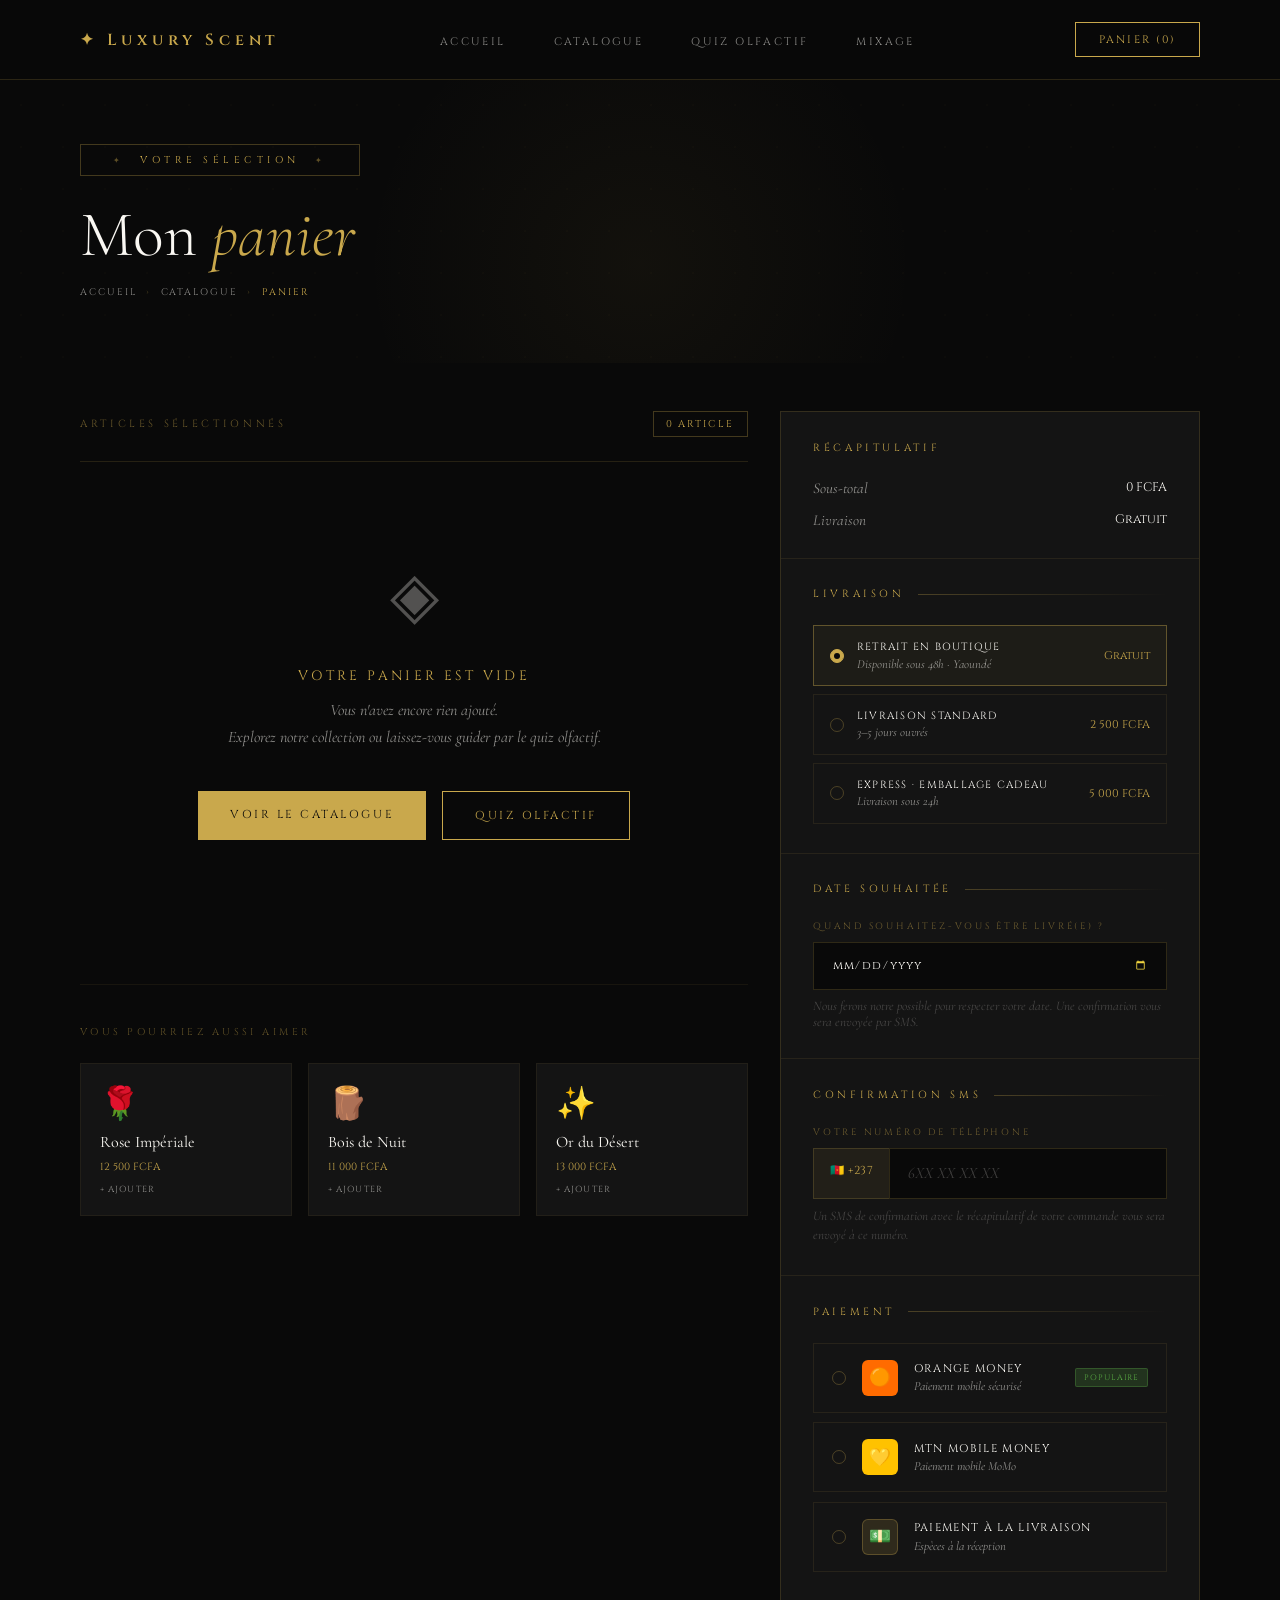
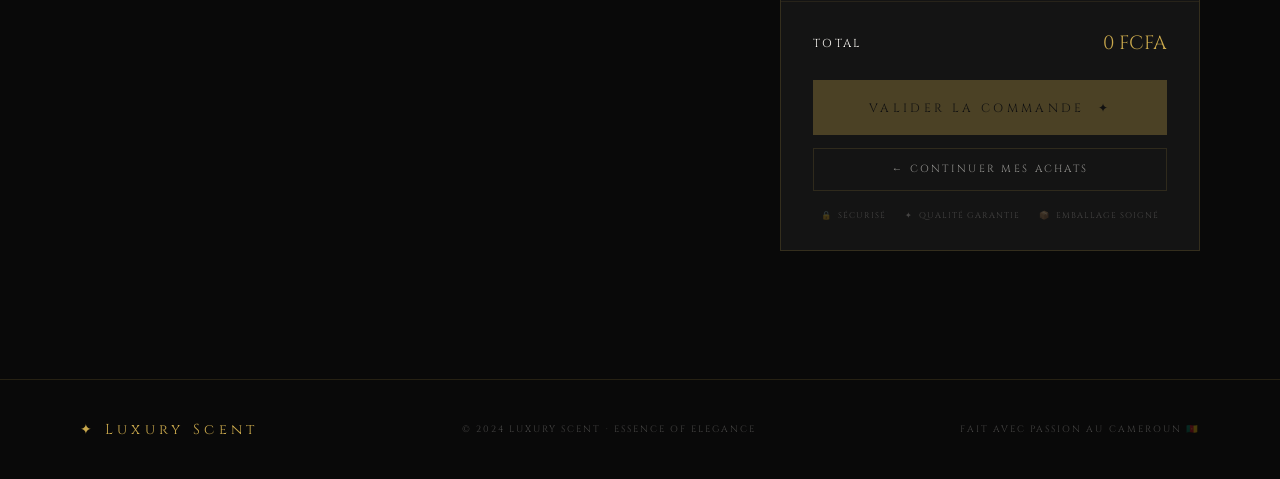
<file: panier.html>
<!DOCTYPE html>
<html lang="fr">
<head>
  <meta charset="UTF-8" />
  <meta name="viewport" content="width=device-width, initial-scale=1.0" />
  <title>Panier — Luxury Scent</title>
  <link rel="preconnect" href="https://fonts.googleapis.com" />
  <link rel="preconnect" href="https://fonts.gstatic.com" crossorigin />
  <link href="https://fonts.googleapis.com/css2?family=Cormorant+Garamond:ital,wght@0,300;0,400;0,500;1,300;1,400;1,500&family=Cinzel:wght@400;500;600&display=swap" rel="stylesheet" />
  <style>
    *, *::before, *::after { margin:0; padding:0; box-sizing:border-box; }
    :root {
      --gold:#C9A84C; --gold-light:#E8C97A; --gold-dim:rgba(201,168,76,0.30);
      --gold-subtle:rgba(201,168,76,0.08); --black:#090909; --black-soft:#0E0E0E;
      --black-card:#141414; --black-hover:#1C1C1C; --white:#FAF8F3;
      --white-muted:rgba(250,248,243,0.55); --white-dim:rgba(250,248,243,0.22);
      --orange:#FF6B00; --mtn:#FFC200;
    }
    html { scroll-behavior:smooth; }
    body { background:var(--black); color:var(--white); font-family:'Cormorant Garamond',Georgia,serif; -webkit-font-smoothing:antialiased; overflow-x:hidden; min-height:100vh; }
    a { text-decoration:none; color:inherit; }
    ::-webkit-scrollbar { width:4px; }
    ::-webkit-scrollbar-track { background:var(--black); }
    ::-webkit-scrollbar-thumb { background:var(--gold-dim); border-radius:2px; }

    /* NAV */
    nav { position:fixed; top:0; left:0; right:0; z-index:999; display:flex; align-items:center; justify-content:space-between; padding:1.4rem 5rem; background:rgba(9,9,9,0.96); border-bottom:0.5px solid rgba(201,168,76,0.18); backdrop-filter:blur(12px); }
    .nav-logo { font-family:'Cinzel',serif; font-size:1rem; font-weight:600; letter-spacing:0.3em; color:var(--gold); }
    .nav-links { display:flex; gap:3rem; list-style:none; }
    .nav-links a { font-family:'Cinzel',serif; font-size:0.68rem; letter-spacing:0.22em; color:var(--white-muted); text-transform:uppercase; transition:color 0.3s; position:relative; }
    .nav-links a::after { content:''; position:absolute; bottom:-4px; left:0; width:0; height:0.5px; background:var(--gold); transition:width 0.3s; }
    .nav-links a:hover { color:var(--gold); }
    .nav-links a:hover::after { width:100%; }
    .nav-cta { font-family:'Cinzel',serif; font-size:0.68rem; letter-spacing:0.2em; color:var(--gold); border:0.5px solid var(--gold); padding:0.55rem 1.4rem; text-transform:uppercase; transition:all 0.3s; }
    .nav-cta:hover { background:var(--gold); color:var(--black); }

    /* PAGE HEADER */
    .page-header { padding:9rem 5rem 4rem; position:relative; overflow:hidden; }
    .page-header::before { content:''; position:absolute; top:-10%; left:50%; transform:translateX(-50%); width:600px; height:600px; background:radial-gradient(circle,rgba(201,168,76,0.05) 0%,transparent 65%); pointer-events:none; }
    .page-header::after { content:''; position:absolute; inset:0; background-image:radial-gradient(circle,rgba(201,168,76,0.04) 1px,transparent 1px); background-size:42px 42px; pointer-events:none; opacity:0.5; }
    .page-header-inner { position:relative; z-index:1; }
    .page-eyebrow { display:inline-flex; align-items:center; gap:1rem; font-family:'Cinzel',serif; font-size:0.62rem; letter-spacing:0.45em; color:var(--gold); border:0.5px solid var(--gold-dim); padding:0.5rem 2rem; margin-bottom:1.5rem; text-transform:uppercase; }
    .page-eyebrow span { opacity:0.45; font-size:0.5rem; }
    .page-title { font-family:'Cormorant Garamond',serif; font-size:clamp(2.4rem,5vw,4rem); font-weight:300; line-height:1.1; color:var(--white); }
    .page-title em { font-style:italic; color:var(--gold); }
    .breadcrumb { display:flex; align-items:center; gap:0.6rem; margin-top:1rem; }
    .breadcrumb a, .breadcrumb span { font-family:'Cinzel',serif; font-size:0.6rem; letter-spacing:0.2em; text-transform:uppercase; }
    .breadcrumb a { color:var(--white-muted); transition:color 0.3s; }
    .breadcrumb a:hover { color:var(--gold); }
    .breadcrumb span { color:rgba(201,168,76,0.4); }
    .breadcrumb .current { color:var(--gold); }

    /* LAYOUT */
    .panier-layout { display:grid; grid-template-columns:1fr 420px; gap:2rem; padding:3rem 5rem 8rem; align-items:start; }

    /* CART LEFT */
    .cart-header { display:flex; justify-content:space-between; align-items:center; padding-bottom:1.5rem; border-bottom:0.5px solid rgba(201,168,76,0.15); margin-bottom:0; }
    .cart-header-title { font-family:'Cinzel',serif; font-size:0.65rem; letter-spacing:0.35em; color:rgba(201,168,76,0.5); text-transform:uppercase; }
    .cart-count-badge { font-family:'Cinzel',serif; font-size:0.62rem; letter-spacing:0.2em; color:var(--gold); border:0.5px solid var(--gold-dim); padding:0.3rem 0.8rem; text-transform:uppercase; }

    .cart-item { display:flex; gap:1.8rem; padding:2rem 0; border-bottom:0.5px solid rgba(201,168,76,0.08); align-items:flex-start; animation:itemIn 0.4s cubic-bezier(.16,1,.3,1) both; }
    @keyframes itemIn { from{opacity:0;transform:translateX(-20px)} to{opacity:1;transform:translateX(0)} }
    .item-visual { width:90px; height:90px; background:linear-gradient(145deg,#130F08,#1F1808,#130F08); display:flex; align-items:center; justify-content:center; flex-shrink:0; position:relative; }
    .item-visual::before { content:''; position:absolute; inset:0; background:radial-gradient(circle,rgba(201,168,76,0.1),transparent 65%); }
    .item-emoji { font-size:2.5rem; position:relative; z-index:1; }
    .item-body { flex:1; }
    .item-family { font-family:'Cinzel',serif; font-size:0.55rem; letter-spacing:0.3em; color:var(--gold); text-transform:uppercase; display:block; margin-bottom:0.3rem; }
    .item-name { font-family:'Cormorant Garamond',serif; font-size:1.3rem; font-weight:400; color:var(--white); margin-bottom:0.2rem; }
    .item-notes { font-size:0.85rem; font-weight:300; font-style:italic; color:var(--white-muted); margin-bottom:0.8rem; }
    .item-controls { display:flex; align-items:center; gap:1.5rem; }
    .qty-control { display:flex; align-items:center; border:0.5px solid rgba(201,168,76,0.2); }
    .qty-btn { width:30px; height:30px; background:transparent; border:none; color:var(--gold); font-size:1rem; cursor:pointer; transition:background 0.2s; display:flex; align-items:center; justify-content:center; }
    .qty-btn:hover { background:rgba(201,168,76,0.1); }
    .qty-val { width:36px; text-align:center; font-family:'Cinzel',serif; font-size:0.72rem; color:var(--white); border-left:0.5px solid rgba(201,168,76,0.2); border-right:0.5px solid rgba(201,168,76,0.2); line-height:30px; }
    .item-delete { font-family:'Cinzel',serif; font-size:0.58rem; letter-spacing:0.18em; text-transform:uppercase; color:rgba(250,248,243,0.3); background:transparent; border:none; cursor:pointer; transition:color 0.3s; }
    .item-delete:hover { color:#e07070; }
    .item-price-col { text-align:right; flex-shrink:0; }
    .item-price { font-family:'Cinzel',serif; font-size:0.9rem; color:var(--gold); }
    .item-unit-price { font-size:0.75rem; font-style:italic; color:var(--white-dim); display:block; margin-top:0.2rem; }

    /* Empty */
    .empty-cart { text-align:center; padding:6rem 2rem; }
    .empty-icon { font-size:4rem; margin-bottom:2rem; opacity:0.3; display:block; }
    .empty-title { font-family:'Cinzel',serif; font-size:0.85rem; letter-spacing:0.25em; color:var(--gold); text-transform:uppercase; margin-bottom:0.75rem; }
    .empty-text { font-size:1rem; font-style:italic; color:var(--white-muted); margin-bottom:2.5rem; line-height:1.7; }
    .empty-btns { display:flex; gap:1rem; justify-content:center; flex-wrap:wrap; }

    /* Promo */
    .promo-row { display:flex; gap:0; margin-top:2rem; }
    .promo-input { flex:1; background:var(--black-card); border:0.5px solid rgba(201,168,76,0.15); border-right:none; color:var(--white); font-family:'Cormorant Garamond',serif; font-size:1rem; font-style:italic; padding:0.85rem 1.2rem; outline:none; transition:border-color 0.3s; }
    .promo-input:focus { border-color:var(--gold); }
    .promo-input::placeholder { color:var(--white-dim); }
    .promo-btn { font-family:'Cinzel',serif; font-size:0.65rem; letter-spacing:0.2em; text-transform:uppercase; color:var(--black); background:var(--gold); border:none; padding:0 1.5rem; cursor:pointer; transition:background 0.3s; }
    .promo-btn:hover { background:var(--gold-light); }
    .promo-msg { font-family:'Cinzel',serif; font-size:0.6rem; letter-spacing:0.18em; text-transform:uppercase; margin-top:0.6rem; display:none; }
    .promo-msg.valid { color:#5aad45; display:block; }
    .promo-msg.invalid { color:#e07070; display:block; }

    /* Suggested */
    .suggested-section { margin-top:3rem; padding-top:2.5rem; border-top:0.5px solid rgba(201,168,76,0.08); }
    .suggested-label { font-family:'Cinzel',serif; font-size:0.62rem; letter-spacing:0.35em; color:rgba(201,168,76,0.45); text-transform:uppercase; margin-bottom:1.5rem; display:block; }
    .suggested-grid { display:grid; grid-template-columns:repeat(3,1fr); gap:1rem; }
    .sug-card { background:var(--black-card); border:0.5px solid rgba(201,168,76,0.08); padding:1.2rem; cursor:pointer; transition:all 0.3s; }
    .sug-card:hover { border-color:rgba(201,168,76,0.35); transform:translateY(-3px); }
    .sug-emoji { font-size:2rem; display:block; margin-bottom:0.6rem; }
    .sug-name { font-family:'Cormorant Garamond',serif; font-size:1rem; color:var(--white); margin-bottom:0.2rem; }
    .sug-price { font-family:'Cinzel',serif; font-size:0.65rem; color:var(--gold); }
    .sug-add { display:block; font-family:'Cinzel',serif; font-size:0.55rem; letter-spacing:0.12em; text-transform:uppercase; color:var(--white-muted); margin-top:0.5rem; transition:color 0.3s; }
    .sug-card:hover .sug-add { color:var(--gold); }

    /* ORDER SUMMARY RIGHT */
    .order-summary { background:var(--black-card); border:0.5px solid rgba(201,168,76,0.18); position:sticky; top:8rem; }

    .os-section { padding:1.8rem 2rem; border-bottom:0.5px solid rgba(201,168,76,0.1); }
    .os-section:last-child { border-bottom:none; }

    .os-title { font-family:'Cinzel',serif; font-size:0.65rem; letter-spacing:0.35em; color:var(--gold); text-transform:uppercase; margin-bottom:1.5rem; display:flex; align-items:center; gap:0.8rem; }
    .os-title::after { content:''; flex:1; height:0.5px; background:linear-gradient(90deg,var(--gold-dim),transparent); }

    /* Totaux */
    .os-lines { display:flex; flex-direction:column; gap:0.85rem; }
    .os-line { display:flex; justify-content:space-between; }
    .os-line-label { font-size:0.95rem; font-style:italic; color:var(--white-muted); }
    .os-line-val { font-family:'Cinzel',serif; font-size:0.78rem; color:var(--white); }
    .os-line-val.green { color:#5aad45; }
    .os-total-row { display:flex; justify-content:space-between; align-items:center; }
    .os-total-label { font-family:'Cinzel',serif; font-size:0.72rem; letter-spacing:0.2em; color:var(--white); text-transform:uppercase; }
    .os-total-val { font-family:'Cinzel',serif; font-size:1.2rem; color:var(--gold); }

    /* Livraison */
    .liv-opt { display:flex; align-items:center; gap:0.8rem; padding:0.85rem 1rem; border:0.5px solid rgba(201,168,76,0.1); margin-bottom:0.5rem; cursor:pointer; transition:all 0.25s; }
    .liv-opt:last-child { margin-bottom:0; }
    .liv-opt:hover, .liv-opt.active { border-color:rgba(201,168,76,0.4); background:rgba(201,168,76,0.05); }
    .liv-radio { width:14px; height:14px; border:0.5px solid var(--gold-dim); border-radius:50%; display:flex; align-items:center; justify-content:center; flex-shrink:0; transition:all 0.25s; }
    .liv-opt.active .liv-radio { border-color:var(--gold); background:var(--gold); }
    .liv-opt.active .liv-radio::after { content:''; width:6px; height:6px; border-radius:50%; background:var(--black); }
    .liv-info { flex:1; }
    .liv-name { font-family:'Cinzel',serif; font-size:0.65rem; letter-spacing:0.12em; text-transform:uppercase; color:var(--white); }
    .liv-delay { font-size:0.78rem; font-style:italic; color:var(--white-muted); margin-top:0.1rem; }
    .liv-price { font-family:'Cinzel',serif; font-size:0.7rem; color:var(--gold); }

    /* Date livraison */
    .field-label { font-family:'Cinzel',serif; font-size:0.58rem; letter-spacing:0.3em; color:rgba(201,168,76,0.5); text-transform:uppercase; display:block; margin-bottom:0.6rem; }
    .date-input { width:100%; background:var(--black); border:0.5px solid rgba(201,168,76,0.2); color:var(--white); font-family:'Cinzel',serif; font-size:0.72rem; letter-spacing:0.08em; padding:0.9rem 1.1rem; outline:none; transition:border-color 0.3s; cursor:pointer; }
    .date-input:focus { border-color:var(--gold); }
    .date-input::-webkit-calendar-picker-indicator { filter:invert(0.7) sepia(1) saturate(3) hue-rotate(5deg); cursor:pointer; }
    .date-info { font-size:0.82rem; font-style:italic; color:var(--white-dim); margin-top:0.5rem; }

    /* Téléphone */
    .phone-wrap { display:flex; gap:0; }
    .phone-prefix { background:rgba(201,168,76,0.08); border:0.5px solid rgba(201,168,76,0.2); border-right:none; color:var(--gold); font-family:'Cinzel',serif; font-size:0.72rem; padding:0.9rem 1rem; white-space:nowrap; letter-spacing:0.05em; }
    .phone-input { flex:1; background:var(--black); border:0.5px solid rgba(201,168,76,0.2); color:var(--white); font-family:'Cormorant Garamond',serif; font-size:1rem; font-style:italic; padding:0.9rem 1.1rem; outline:none; transition:border-color 0.3s; }
    .phone-input:focus { border-color:var(--gold); }
    .phone-input::placeholder { color:var(--white-dim); }
    .phone-note { font-size:0.82rem; font-style:italic; color:var(--white-dim); margin-top:0.5rem; line-height:1.5; }

    /* Paiement */
    .pay-methods { display:flex; flex-direction:column; gap:0.6rem; }
    .pay-opt { display:flex; align-items:center; gap:1rem; padding:1rem 1.1rem; border:0.5px solid rgba(201,168,76,0.1); cursor:pointer; transition:all 0.25s; position:relative; overflow:hidden; }
    .pay-opt::before { content:''; position:absolute; top:0; left:0; right:0; height:1px; background:linear-gradient(90deg,transparent,var(--gold),transparent); opacity:0; transition:opacity 0.3s; }
    .pay-opt:hover { border-color:rgba(201,168,76,0.35); background:rgba(201,168,76,0.03); }
    .pay-opt:hover::before { opacity:1; }
    .pay-opt.active { border-color:var(--gold); background:rgba(201,168,76,0.06); }
    .pay-opt.active::before { opacity:1; }
    .pay-radio { width:14px; height:14px; border:0.5px solid var(--gold-dim); border-radius:50%; flex-shrink:0; display:flex; align-items:center; justify-content:center; transition:all 0.25s; }
    .pay-opt.active .pay-radio { background:var(--gold); border-color:var(--gold); }
    .pay-opt.active .pay-radio::after { content:''; width:6px; height:6px; border-radius:50%; background:var(--black); }
    .pay-logo { width:36px; height:36px; border-radius:6px; display:flex; align-items:center; justify-content:center; font-size:1.1rem; flex-shrink:0; font-weight:bold; }
    .pay-logo-orange { background:#FF6B00; }
    .pay-logo-mtn { background:#FFC200; }
    .pay-logo-cash { background:rgba(201,168,76,0.15); border:0.5px solid var(--gold-dim); }
    .pay-info { flex:1; }
    .pay-name { font-family:'Cinzel',serif; font-size:0.7rem; letter-spacing:0.12em; text-transform:uppercase; color:var(--white); }
    .pay-desc { font-size:0.78rem; font-style:italic; color:var(--white-muted); margin-top:0.15rem; }
    .pay-badge { font-family:'Cinzel',serif; font-size:0.5rem; letter-spacing:0.12em; text-transform:uppercase; padding:0.2rem 0.5rem; border-radius:2px; }
    .pay-badge-pop { background:rgba(90,173,69,0.2); color:#5aad45; border:0.5px solid rgba(90,173,69,0.3); }

    /* Phone pay detail */
    .pay-detail { display:none; margin-top:0.8rem; animation:fadeIn 0.3s ease both; }
    .pay-detail.show { display:block; }
    @keyframes fadeIn { from{opacity:0;transform:translateY(-8px)} to{opacity:1;transform:translateY(0)} }
    .pay-detail-inner { background:var(--black); border:0.5px solid rgba(201,168,76,0.12); padding:1rem 1.2rem; }
    .pay-detail-label { font-family:'Cinzel',serif; font-size:0.55rem; letter-spacing:0.25em; text-transform:uppercase; color:rgba(201,168,76,0.45); display:block; margin-bottom:0.5rem; }
    .pay-number { font-family:'Cinzel',serif; font-size:0.85rem; letter-spacing:0.1em; color:var(--gold); }
    .pay-instruction { font-size:0.82rem; font-style:italic; color:var(--white-dim); margin-top:0.3rem; line-height:1.5; }

    /* Checkout */
    .btn-checkout { width:100%; font-family:'Cinzel',serif; font-size:0.75rem; letter-spacing:0.28em; text-transform:uppercase; color:var(--black); background:var(--gold); border:none; padding:1.2rem; cursor:pointer; transition:all 0.3s; display:flex; align-items:center; justify-content:center; gap:0.8rem; margin-bottom:0.8rem; }
    .btn-checkout:hover { background:var(--gold-light); transform:translateY(-2px); box-shadow:0 8px 30px rgba(201,168,76,0.25); }
    .btn-checkout:disabled { opacity:0.3; cursor:not-allowed; transform:none; box-shadow:none; }
    .btn-continue { width:100%; font-family:'Cinzel',serif; font-size:0.65rem; letter-spacing:0.22em; text-transform:uppercase; color:var(--white-muted); background:transparent; border:0.5px solid rgba(201,168,76,0.15); padding:0.85rem; cursor:pointer; transition:all 0.3s; display:block; text-align:center; }
    .btn-continue:hover { color:var(--gold); border-color:var(--gold-dim); }
    .security-badges { display:flex; justify-content:center; gap:1.2rem; margin-top:1.2rem; }
    .sec-badge { font-family:'Cinzel',serif; font-size:0.52rem; letter-spacing:0.12em; text-transform:uppercase; color:rgba(250,248,243,0.22); display:flex; align-items:center; gap:0.35rem; }

    /* SUCCESS OVERLAY */
    .success-overlay { display:none; position:fixed; inset:0; z-index:1000; background:rgba(0,0,0,0.92); backdrop-filter:blur(12px); align-items:center; justify-content:center; padding:2rem; }
    .success-overlay.open { display:flex; }
    .success-modal { background:var(--black-card); border:0.5px solid rgba(201,168,76,0.3); max-width:600px; width:100%; padding:4rem; text-align:center; animation:modalIn 0.5s cubic-bezier(.16,1,.3,1) both; position:relative; overflow:hidden; }
    @keyframes modalIn { from{opacity:0;transform:scale(0.95) translateY(20px)} to{opacity:1;transform:scale(1) translateY(0)} }
    .success-glow { position:absolute; top:50%; left:50%; transform:translate(-50%,-50%); width:400px; height:400px; background:radial-gradient(circle,rgba(201,168,76,0.05),transparent 70%); pointer-events:none; }
    .success-icon { font-size:3rem; display:block; margin-bottom:1.2rem; }
    .success-eyebrow { font-family:'Cinzel',serif; font-size:0.6rem; letter-spacing:0.4em; color:var(--gold); text-transform:uppercase; margin-bottom:1.2rem; display:block; }
    .success-title { font-family:'Cormorant Garamond',serif; font-size:2.2rem; font-weight:300; color:var(--white); margin-bottom:0.3rem; }
    .success-title em { font-style:italic; color:var(--gold); }
    .success-hr { width:50px; height:0.5px; background:linear-gradient(90deg,transparent,var(--gold),transparent); margin:1.5rem auto; }
    .success-details { background:rgba(201,168,76,0.05); border:0.5px solid rgba(201,168,76,0.12); padding:1.5rem; margin-bottom:1.8rem; text-align:left; }
    .success-detail-row { display:flex; justify-content:space-between; align-items:center; padding:0.5rem 0; border-bottom:0.5px solid rgba(201,168,76,0.07); }
    .success-detail-row:last-child { border-bottom:none; padding-bottom:0; }
    .sd-label { font-family:'Cinzel',serif; font-size:0.58rem; letter-spacing:0.2em; text-transform:uppercase; color:rgba(201,168,76,0.5); }
    .sd-val { font-family:'Cinzel',serif; font-size:0.7rem; letter-spacing:0.08em; color:var(--white); }
    .sd-val.gold { color:var(--gold); }
    .success-sms { font-size:0.88rem; font-style:italic; color:var(--white-muted); margin-bottom:2rem; line-height:1.7; }
    .success-btns { display:flex; gap:1rem; justify-content:center; flex-wrap:wrap; }
    .btn-gold { font-family:'Cinzel',serif; font-size:0.72rem; letter-spacing:0.22em; text-transform:uppercase; color:var(--black); background:var(--gold); border:none; padding:1rem 2rem; cursor:pointer; transition:all 0.3s; display:inline-block; text-decoration:none; }
    .btn-gold:hover { background:var(--gold-light); }
    .btn-outline { font-family:'Cinzel',serif; font-size:0.72rem; letter-spacing:0.22em; text-transform:uppercase; color:var(--gold); background:transparent; border:0.5px solid var(--gold); padding:1rem 2rem; cursor:pointer; transition:all 0.3s; display:inline-block; text-decoration:none; }
    .btn-outline:hover { background:var(--gold-subtle); }

    footer { background:var(--black); border-top:0.5px solid rgba(201,168,76,0.15); padding:2.5rem 5rem; display:flex; justify-content:space-between; align-items:center; }
    .footer-logo { font-family:'Cinzel',serif; font-size:0.9rem; letter-spacing:0.3em; color:var(--gold); }
    .footer-text { font-family:'Cinzel',serif; font-size:0.58rem; letter-spacing:0.22em; color:rgba(250,248,243,0.25); text-transform:uppercase; }

    .reveal { opacity:0; transform:translateY(24px); transition:opacity 0.7s cubic-bezier(.16,1,.3,1),transform 0.7s cubic-bezier(.16,1,.3,1); }
    .reveal.visible { opacity:1; transform:translateY(0); }

    @media(max-width:1100px){ .panier-layout{grid-template-columns:1fr} .order-summary{position:static} nav{padding:1.2rem 2.5rem} .page-header,.panier-layout{padding-left:2.5rem;padding-right:2.5rem} }
    @media(max-width:640px){ nav{padding:1rem 1.5rem} .nav-links{display:none} .page-header,.panier-layout{padding-left:1.5rem;padding-right:1.5rem} .suggested-grid{grid-template-columns:1fr 1fr} footer{flex-direction:column;gap:.75rem;padding:2rem 1.5rem;text-align:center} }
  </style>
</head>
<body>

<nav>
  <div class="nav-logo">✦ Luxury Scent</div>
  <ul class="nav-links">
    <li><a href="index.html">Accueil</a></li>
    <li><a href="catalogue.html">Catalogue</a></li>
    <li><a href="quiz.html">Quiz Olfactif</a></li>
    <li><a href="mixage.html">Mixage</a></li>
  </ul>
  <a href="panier.html" class="nav-cta">Panier (<span id="nav-count">0</span>)</a>
</nav>

<div class="page-header">
  <div class="page-header-inner">
    <div class="page-eyebrow"><span>✦</span> Votre Sélection <span>✦</span></div>
    <h1 class="page-title">Mon <em>panier</em></h1>
    <div class="breadcrumb">
      <a href="index.html">Accueil</a><span>›</span>
      <a href="catalogue.html">Catalogue</a><span>›</span>
      <span class="current">Panier</span>
    </div>
  </div>
</div>

<div class="panier-layout">

  <!-- GAUCHE -->
  <div class="cart-left">
    <div class="cart-header reveal">
      <span class="cart-header-title">Articles sélectionnés</span>
      <span class="cart-count-badge" id="cart-count-badge">0 article</span>
    </div>

    <div id="cart-items-container"></div>

    <!-- Panier vide -->
    <div id="empty-cart">
      <div class="empty-cart">
        <span class="empty-icon">◈</span>
        <div class="empty-title">Votre panier est vide</div>
        <p class="empty-text">Vous n'avez encore rien ajouté.<br>Explorez notre collection ou laissez-vous guider par le quiz olfactif.</p>
        <div class="empty-btns">
          <a href="catalogue.html" class="btn-gold">Voir le catalogue</a>
          <a href="quiz.html" class="btn-outline">Quiz olfactif</a>
        </div>
      </div>
    </div>

    <!-- Promo -->
    <div id="promo-section" style="display:none">
      <div class="promo-row">
        <input type="text" class="promo-input" id="promo-input" placeholder="Code promotionnel…" />
        <button class="promo-btn" onclick="applyPromo()">Appliquer</button>
      </div>
      <p class="promo-msg" id="promo-msg"></p>
    </div>

    <!-- Suggestions -->
    <div class="suggested-section reveal">
      <span class="suggested-label">Vous pourriez aussi aimer</span>
      <div class="suggested-grid">
        <div class="sug-card" onclick="addSuggested(this,'Rose Impériale','🌹','Floral · Oriental','Rose de Damas · Oud · Ambre',12500)">
          <span class="sug-emoji">🌹</span>
          <div class="sug-name">Rose Impériale</div>
          <span class="sug-price">12 500 FCFA</span>
          <span class="sug-add">+ Ajouter</span>
        </div>
        <div class="sug-card" onclick="addSuggested(this,'Bois de Nuit','🪵','Boisé · Musqué','Santal · Cèdre · Musc',11000)">
          <span class="sug-emoji">🪵</span>
          <div class="sug-name">Bois de Nuit</div>
          <span class="sug-price">11 000 FCFA</span>
          <span class="sug-add">+ Ajouter</span>
        </div>
        <div class="sug-card" onclick="addSuggested(this,'Or du Désert','✨','Oriental · Épicé','Vanille · Épices · Patchouli',13000)">
          <span class="sug-emoji">✨</span>
          <div class="sug-name">Or du Désert</div>
          <span class="sug-price">13 000 FCFA</span>
          <span class="sug-add">+ Ajouter</span>
        </div>
      </div>
    </div>
  </div>

  <!-- DROITE — RÉCAPITULATIF -->
  <div class="order-summary reveal">

    <!-- TOTAUX -->
    <div class="os-section">
      <div class="os-title">Récapitulatif</div>
      <div class="os-lines">
        <div class="os-line"><span class="os-line-label">Sous-total</span><span class="os-line-val" id="subtotal-val">0 FCFA</span></div>
        <div class="os-line" id="promo-line" style="display:none"><span class="os-line-label">Réduction</span><span class="os-line-val green" id="promo-reduction">−0 FCFA</span></div>
        <div class="os-line"><span class="os-line-label">Livraison</span><span class="os-line-val" id="liv-val-display">Gratuit</span></div>
      </div>
    </div>

    <!-- LIVRAISON -->
    <div class="os-section">
      <div class="os-title">Livraison</div>
      <div class="liv-opt active" onclick="selectLiv(this,0)">
        <div class="liv-radio"></div>
        <div class="liv-info"><div class="liv-name">Retrait en boutique</div><div class="liv-delay">Disponible sous 48h · Yaoundé</div></div>
        <span class="liv-price">Gratuit</span>
      </div>
      <div class="liv-opt" onclick="selectLiv(this,2500)">
        <div class="liv-radio"></div>
        <div class="liv-info"><div class="liv-name">Livraison standard</div><div class="liv-delay">3–5 jours ouvrés</div></div>
        <span class="liv-price">2 500 FCFA</span>
      </div>
      <div class="liv-opt" onclick="selectLiv(this,5000)">
        <div class="liv-radio"></div>
        <div class="liv-info"><div class="liv-name">Express · Emballage cadeau</div><div class="liv-delay">Livraison sous 24h</div></div>
        <span class="liv-price">5 000 FCFA</span>
      </div>
    </div>

    <!-- DATE DE LIVRAISON -->
    <div class="os-section">
      <div class="os-title">Date souhaitée</div>
      <label class="field-label">Quand souhaitez-vous être livré(e) ?</label>
      <input type="date" class="date-input" id="delivery-date" />
      <p class="date-info">Nous ferons notre possible pour respecter votre date. Une confirmation vous sera envoyée par SMS.</p>
    </div>

    <!-- NUMÉRO DE TÉLÉPHONE -->
    <div class="os-section">
      <div class="os-title">Confirmation SMS</div>
      <label class="field-label">Votre numéro de téléphone</label>
      <div class="phone-wrap">
        <span class="phone-prefix">🇨🇲 +237</span>
        <input type="tel" class="phone-input" id="phone-number" placeholder="6XX XX XX XX" maxlength="9" oninput="this.value=this.value.replace(/[^0-9]/g,'')" />
      </div>
      <p class="phone-note">Un SMS de confirmation avec le récapitulatif de votre commande vous sera envoyé à ce numéro.</p>
    </div>

    <!-- PAIEMENT -->
    <div class="os-section">
      <div class="os-title">Paiement</div>
      <div class="pay-methods">

        <!-- Orange Money -->
        <div>
          <div class="pay-opt" id="pay-orange" onclick="selectPay(this,'orange')">
            <div class="pay-radio"></div>
            <div class="pay-logo pay-logo-orange">🟠</div>
            <div class="pay-info">
              <div class="pay-name">Orange Money</div>
              <div class="pay-desc">Paiement mobile sécurisé</div>
            </div>
            <span class="pay-badge pay-badge-pop">Populaire</span>
          </div>
          <div class="pay-detail" id="detail-orange">
            <div class="pay-detail-inner">
              <span class="pay-detail-label">Numéro Orange Money</span>
              <div class="pay-number">📱 +237 6XX XX XX XX</div>
              <p class="pay-instruction">Envoyez le montant exact au numéro ci-dessus. Référence : votre nom complet. Joignez la capture à votre commande.</p>
            </div>
          </div>
        </div>

        <!-- MTN MoMo -->
        <div>
          <div class="pay-opt" id="pay-mtn" onclick="selectPay(this,'mtn')">
            <div class="pay-radio"></div>
            <div class="pay-logo pay-logo-mtn">💛</div>
            <div class="pay-info">
              <div class="pay-name">MTN Mobile Money</div>
              <div class="pay-desc">Paiement mobile MoMo</div>
            </div>
          </div>
          <div class="pay-detail" id="detail-mtn">
            <div class="pay-detail-inner">
              <span class="pay-detail-label">Numéro MTN MoMo</span>
              <div class="pay-number">📱 +237 6XX XX XX XX</div>
              <p class="pay-instruction">Envoyez le montant exact au numéro ci-dessus. Référence : votre nom complet. Joignez la capture à votre commande.</p>
            </div>
          </div>
        </div>

        <!-- Paiement à la livraison -->
        <div>
          <div class="pay-opt" id="pay-cash" onclick="selectPay(this,'cash')">
            <div class="pay-radio"></div>
            <div class="pay-logo pay-logo-cash">💵</div>
            <div class="pay-info">
              <div class="pay-name">Paiement à la livraison</div>
              <div class="pay-desc">Espèces à la réception</div>
            </div>
          </div>
          <div class="pay-detail" id="detail-cash">
            <div class="pay-detail-inner">
              <span class="pay-detail-label">Information</span>
              <p class="pay-instruction">Vous réglez en espèces directement au livreur ou en boutique. Préparez le montant exact pour faciliter la transaction.</p>
            </div>
          </div>
        </div>

      </div>
    </div>

    <!-- TOTAL + VALIDATION -->
    <div class="os-section">
      <div class="os-total-row" style="margin-bottom:1.5rem">
        <span class="os-total-label">Total</span>
        <span class="os-total-val" id="total-val">0 FCFA</span>
      </div>
      <button class="btn-checkout" id="btn-checkout" onclick="checkout()" disabled>
        <span>Valider la commande</span><span>✦</span>
      </button>
      <a href="catalogue.html" class="btn-continue">← Continuer mes achats</a>
      <div class="security-badges">
        <span class="sec-badge"><span>🔒</span> Sécurisé</span>
        <span class="sec-badge"><span>✦</span> Qualité garantie</span>
        <span class="sec-badge"><span>📦</span> Emballage soigné</span>
      </div>
    </div>

  </div><!-- end order-summary -->
</div>

<!-- SUCCESS OVERLAY -->
<div class="success-overlay" id="success-overlay">
  <div class="success-modal">
    <div class="success-glow"></div>
    <span class="success-icon">✦</span>
    <span class="success-eyebrow">Commande confirmée</span>
    <h2 class="success-title">Merci pour votre <em>confiance</em></h2>
    <div class="success-hr"></div>
    <div class="success-details">
      <div class="success-detail-row"><span class="sd-label">N° commande</span><span class="sd-val gold" id="s-order-num">LS-2024-0001</span></div>
      <div class="success-detail-row"><span class="sd-label">Téléphone</span><span class="sd-val" id="s-phone">—</span></div>
      <div class="success-detail-row"><span class="sd-label">Date souhaitée</span><span class="sd-val" id="s-date">—</span></div>
      <div class="success-detail-row"><span class="sd-label">Paiement</span><span class="sd-val" id="s-pay">—</span></div>
      <div class="success-detail-row"><span class="sd-label">Total</span><span class="sd-val gold" id="s-total">—</span></div>
    </div>
    <p class="success-sms" id="s-sms">Un SMS de confirmation a été envoyé au <strong id="s-phone-sms">votre numéro</strong> avec le récapitulatif complet de votre commande.</p>
    <div class="success-btns">
      <a href="index.html" class="btn-gold">Retour à l'accueil</a>
      <a href="catalogue.html" class="btn-outline">Continuer mes achats</a>
    </div>
  </div>
</div>

<footer>
  <div class="footer-logo">✦ Luxury Scent</div>
  <div class="footer-text">© 2024 Luxury Scent · Essence of Elegance</div>
  <div class="footer-text">Fait avec passion au Cameroun 🇨🇲</div>
</footer>

<script>
  let cart = [];
  let livraisonPrice = 0;
  let promoApplied = false;
  let promoAmount = 0;
  let selectedPay = '';
  const VALID_PROMOS = {'LUXURY10':10,'SCENT20':20,'SOUTENANCE':15};
  const PAY_NAMES = {orange:'Orange Money', mtn:'MTN Mobile Money', cash:'Paiement à la livraison'};

  // Set min date = today + 2 days
  const minDate = new Date();
  minDate.setDate(minDate.getDate() + 2);
  document.getElementById('delivery-date').min = minDate.toISOString().split('T')[0];

  function renderCart() {
    const container = document.getElementById('cart-items-container');
    const emptyEl   = document.getElementById('empty-cart');
    const promoSec  = document.getElementById('promo-section');

    if (cart.length === 0) {
      container.innerHTML = '';
      emptyEl.style.display = 'block';
      promoSec.style.display = 'none';
      document.getElementById('btn-checkout').disabled = true;
    } else {
      emptyEl.style.display = 'none';
      promoSec.style.display = 'block';
      container.innerHTML = cart.map((item, i) => `
        <div class="cart-item" style="animation-delay:${i*0.07}s">
          <div class="item-visual"><span class="item-emoji">${item.emoji}</span></div>
          <div class="item-body">
            <span class="item-family">${item.family}</span>
            <div class="item-name">${item.name}</div>
            <div class="item-notes">${item.notes}</div>
            <div class="item-controls">
              <div class="qty-control">
                <button class="qty-btn" onclick="changeQty(${item.id},-1)">−</button>
                <span class="qty-val">${item.qty}</span>
                <button class="qty-btn" onclick="changeQty(${item.id},1)">+</button>
              </div>
              <button class="item-delete" onclick="removeItem(${item.id})">✕ Retirer</button>
            </div>
          </div>
          <div class="item-price-col">
            <div class="item-price">${(item.price*item.qty).toLocaleString('fr-FR')} FCFA</div>
            <span class="item-unit-price">${item.price.toLocaleString('fr-FR')} FCFA / unité</span>
          </div>
        </div>`).join('');
      checkCheckout();
    }
    updateCount();
    updateTotals();
  }

  function changeQty(id, delta) {
    const item = cart.find(i => i.id === id);
    if (item) { item.qty = Math.max(1, item.qty + delta); renderCart(); }
  }

  function removeItem(id) {
    cart = cart.filter(i => i.id !== id);
    renderCart();
  }

  function addSuggested(card, name, emoji, family, notes, price) {
    const ex = cart.find(i => i.name === name);
    if (ex) { ex.qty++; }
    else { cart.push({id: Date.now(), name, emoji, family, notes, price, qty:1}); }
    const addEl = card.querySelector('.sug-add');
    addEl.textContent = '✓ Ajouté !';
    setTimeout(() => { addEl.textContent = '+ Ajouter'; }, 1800);
    renderCart();
  }

  function updateCount() {
    const total = cart.reduce((s,i) => s + i.qty, 0);
    document.getElementById('cart-count-badge').textContent = total + (total > 1 ? ' articles' : ' article');
    document.getElementById('nav-count').textContent = total;
  }

  function updateTotals() {
    const subtotal = cart.reduce((s,i) => s + i.price * i.qty, 0);
    const reduction = promoApplied ? Math.round(subtotal * promoAmount / 100) : 0;
    const total = Math.max(0, subtotal - reduction + livraisonPrice);
    document.getElementById('subtotal-val').textContent = subtotal.toLocaleString('fr-FR') + ' FCFA';
    document.getElementById('liv-val-display').textContent = livraisonPrice === 0 ? 'Gratuit' : livraisonPrice.toLocaleString('fr-FR') + ' FCFA';
    document.getElementById('total-val').textContent = total.toLocaleString('fr-FR') + ' FCFA';
    const promoLine = document.getElementById('promo-line');
    if (promoApplied && reduction > 0) {
      promoLine.style.display = 'flex';
      document.getElementById('promo-reduction').textContent = '−' + reduction.toLocaleString('fr-FR') + ' FCFA';
    } else { promoLine.style.display = 'none'; }
  }

  function selectLiv(el, price) {
    document.querySelectorAll('.liv-opt').forEach(o => o.classList.remove('active'));
    el.classList.add('active');
    livraisonPrice = price;
    updateTotals();
  }

  function selectPay(el, key) {
    // deselect all
    ['orange','mtn','cash'].forEach(k => {
      document.getElementById('pay-' + k).classList.remove('active');
      document.getElementById('detail-' + k).classList.remove('show');
    });
    el.classList.add('active');
    document.getElementById('detail-' + key).classList.add('show');
    selectedPay = key;
    checkCheckout();
  }

  function applyPromo() {
    const code = document.getElementById('promo-input').value.trim().toUpperCase();
    const msg  = document.getElementById('promo-msg');
    if (VALID_PROMOS[code]) {
      promoApplied = true; promoAmount = VALID_PROMOS[code];
      msg.className = 'promo-msg valid';
      msg.textContent = '✓ Code appliqué — ' + promoAmount + '% de réduction';
      updateTotals();
    } else {
      msg.className = 'promo-msg invalid';
      msg.textContent = '✕ Code invalide. Essayez LUXURY10 ou SCENT20';
    }
  }

  function checkCheckout() {
    const phone = document.getElementById('phone-number').value.trim();
    const date  = document.getElementById('delivery-date').value;
    const ok = cart.length > 0 && selectedPay !== '' && phone.length >= 9 && date !== '';
    document.getElementById('btn-checkout').disabled = !ok;
  }

  // Live check on phone + date change
  document.getElementById('phone-number').addEventListener('input', checkCheckout);
  document.getElementById('delivery-date').addEventListener('change', checkCheckout);

  function checkout() {
    const phone   = '+237 ' + document.getElementById('phone-number').value;
    const dateRaw = document.getElementById('delivery-date').value;
    const date    = dateRaw ? new Date(dateRaw).toLocaleDateString('fr-FR',{weekday:'long',year:'numeric',month:'long',day:'numeric'}) : '—';
    const subtotal = cart.reduce((s,i) => s + i.price*i.qty, 0);
    const reduction = promoApplied ? Math.round(subtotal*promoAmount/100) : 0;
    const total = (Math.max(0, subtotal - reduction + livraisonPrice)).toLocaleString('fr-FR') + ' FCFA';
    const orderNum = 'LS-' + new Date().getFullYear() + '-' + String(Math.floor(Math.random()*9000)+1000);

    document.getElementById('s-order-num').textContent = orderNum;
    document.getElementById('s-phone').textContent = phone;
    document.getElementById('s-phone-sms').textContent = phone;
    document.getElementById('s-date').textContent = date;
    document.getElementById('s-pay').textContent = PAY_NAMES[selectedPay] || '—';
    document.getElementById('s-total').textContent = total;
    document.getElementById('success-overlay').classList.add('open');
  }

  // Reveal
  const observer = new IntersectionObserver(entries => {
    entries.forEach(e => { if(e.isIntersecting){ e.target.classList.add('visible'); observer.unobserve(e.target); } });
  }, {threshold:0.08});
  document.querySelectorAll('.reveal').forEach(el => observer.observe(el));

  // Init — panier vide
  renderCart();
</script>
</body>
</html>
</file>
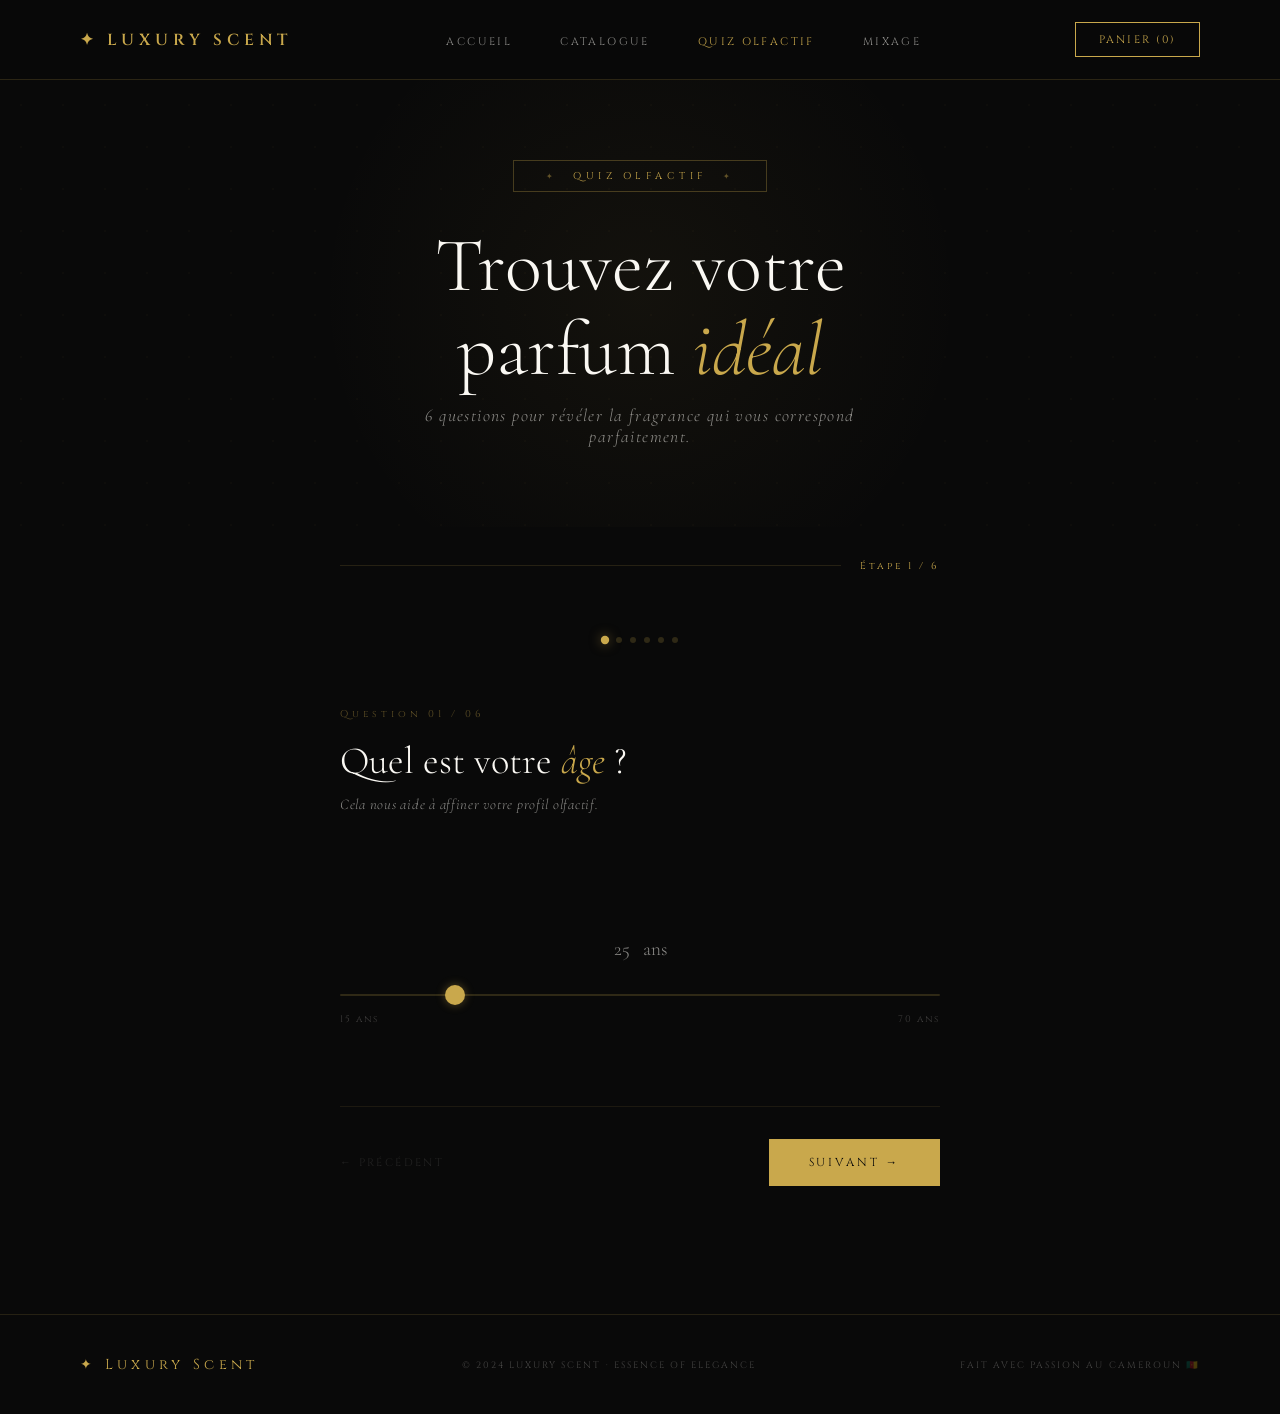
<file: quiz.html>
<!DOCTYPE html>
<html lang="fr">
<head>
  <meta charset="UTF-8" />
  <meta name="viewport" content="width=device-width, initial-scale=1.0" />
  <title>Quiz Olfactif — Luxury Scent</title>
  <link rel="preconnect" href="https://fonts.googleapis.com" />
  <link rel="preconnect" href="https://fonts.gstatic.com" crossorigin />
  <link href="https://fonts.googleapis.com/css2?family=Cormorant+Garamond:ital,wght@0,300;0,400;0,500;1,300;1,400;1,500&family=Cinzel:wght@400;500;600&display=swap" rel="stylesheet" />
  <style>
    *, *::before, *::after { margin: 0; padding: 0; box-sizing: border-box; }

    :root {
      --gold:        #C9A84C;
      --gold-light:  #E8C97A;
      --gold-dim:    rgba(201,168,76,0.3);
      --gold-subtle: rgba(201,168,76,0.08);
      --black:       #090909;
      --black-soft:  #0E0E0E;
      --black-card:  #141414;
      --white:       #FAF8F3;
      --white-muted: rgba(250,248,243,0.55);
      --white-dim:   rgba(250,248,243,0.22);
    }

    html { scroll-behavior: smooth; }
    body {
      background: var(--black);
      color: var(--white);
      font-family: 'Cormorant Garamond', Georgia, serif;
      min-height: 100vh;
      -webkit-font-smoothing: antialiased;
    }

    ::-webkit-scrollbar { width: 4px; }
    ::-webkit-scrollbar-track { background: var(--black); }
    ::-webkit-scrollbar-thumb { background: var(--gold-dim); border-radius: 2px; }

    /* ====== NAV ====== */
    nav {
      position: fixed; top: 0; left: 0; right: 0; z-index: 999;
      display: flex; align-items: center; justify-content: space-between;
      padding: 1.4rem 5rem;
      background: rgba(9,9,9,0.96);
      border-bottom: 0.5px solid rgba(201,168,76,0.18);
      backdrop-filter: blur(12px);
    }
    .nav-logo {
      font-family: 'Cinzel', serif; font-size: 1rem; font-weight: 600;
      letter-spacing: 0.3em; color: var(--gold); text-transform: uppercase;
    }
    .nav-links { display: flex; gap: 3rem; list-style: none; }
    .nav-links a {
      font-family: 'Cinzel', serif; font-size: 0.68rem; letter-spacing: 0.22em;
      color: var(--white-muted); text-transform: uppercase; text-decoration: none;
      transition: color 0.3s;
    }
    .nav-links a:hover, .nav-links a.active { color: var(--gold); }
    .nav-cta {
      font-family: 'Cinzel', serif; font-size: 0.68rem; letter-spacing: 0.2em;
      color: var(--gold); border: 0.5px solid var(--gold); padding: 0.55rem 1.4rem;
      text-transform: uppercase; text-decoration: none; transition: all 0.3s;
    }
    .nav-cta:hover { background: var(--gold); color: var(--black); }

    /* ====== PAGE HEADER ====== */
    .page-header {
      padding: 10rem 5rem 5rem;
      text-align: center;
      position: relative;
      overflow: hidden;
    }
    .page-header::before {
      content: '';
      position: absolute; top: -10%; left: 50%; transform: translateX(-50%);
      width: 700px; height: 700px;
      background: radial-gradient(circle, rgba(201,168,76,0.055) 0%, transparent 65%);
      pointer-events: none;
    }
    .page-header::after {
      content: '';
      position: absolute; inset: 0;
      background-image: radial-gradient(circle, rgba(201,168,76,0.05) 1px, transparent 1px);
      background-size: 42px 42px;
      pointer-events: none; opacity: 0.5;
    }
    .page-header-inner { position: relative; z-index: 1; }
    .page-eyebrow {
      display: inline-flex; align-items: center; gap: 1rem;
      font-family: 'Cinzel', serif; font-size: 0.62rem; letter-spacing: 0.45em;
      color: var(--gold); text-transform: uppercase;
      border: 0.5px solid var(--gold-dim); padding: 0.5rem 2rem; margin-bottom: 2rem;
    }
    .page-eyebrow span { opacity: 0.45; font-size: 0.5rem; }
    .page-title {
      font-family: 'Cormorant Garamond', serif;
      font-size: clamp(2.8rem, 6vw, 5rem);
      font-weight: 300; line-height: 1.1; color: var(--white);
      margin-bottom: 0.75rem;
    }
    .page-title em { font-style: italic; color: var(--gold); }
    .page-subtitle {
      font-size: 1.1rem; font-weight: 300; font-style: italic;
      color: var(--white-muted); letter-spacing: 0.08em; max-width: 480px; margin: 0 auto;
    }

    /* ====== QUIZ WRAPPER ====== */
    .quiz-wrapper {
      max-width: 760px; margin: 0 auto;
      padding: 2rem 5rem 8rem;
    }

    /* Progress bar */
    .progress-bar-wrap {
      display: flex; align-items: center; gap: 1.2rem;
      margin-bottom: 4rem;
    }
    .progress-track {
      flex: 1; height: 1px; background: rgba(201,168,76,0.15); position: relative;
    }
    .progress-fill {
      height: 1px; background: var(--gold);
      transition: width 0.6s cubic-bezier(.16,1,.3,1);
    }
    .progress-label {
      font-family: 'Cinzel', serif; font-size: 0.62rem; letter-spacing: 0.3em;
      color: var(--gold); white-space: nowrap;
    }
    .step-dots {
      display: flex; gap: 0.5rem; margin-bottom: 4rem; justify-content: center;
    }
    .step-dot {
      width: 6px; height: 6px; border-radius: 50%;
      background: rgba(201,168,76,0.2);
      transition: all 0.4s;
    }
    .step-dot.done { background: var(--gold); }
    .step-dot.active { background: var(--gold); box-shadow: 0 0 8px rgba(201,168,76,0.5); transform: scale(1.4); }

    /* ====== STEP PANEL ====== */
    .step {
      display: none;
      animation: stepIn 0.55s cubic-bezier(.16,1,.3,1) both;
    }
    .step.active { display: block; }

    @keyframes stepIn {
      from { opacity: 0; transform: translateX(30px); }
      to   { opacity: 1; transform: translateX(0); }
    }

    .step-num {
      font-family: 'Cinzel', serif; font-size: 0.62rem; letter-spacing: 0.4em;
      color: rgba(201,168,76,0.45); margin-bottom: 1rem; display: block;
    }
    .step-question {
      font-family: 'Cormorant Garamond', serif;
      font-size: clamp(1.7rem, 3.5vw, 2.4rem);
      font-weight: 300; color: var(--white); line-height: 1.25;
      margin-bottom: 0.6rem;
    }
    .step-question em { font-style: italic; color: var(--gold); }
    .step-hint {
      font-size: 0.92rem; font-weight: 300; font-style: italic;
      color: var(--white-muted); margin-bottom: 2.5rem; letter-spacing: 0.05em;
    }
    .gold-hr-step {
      width: 45px; height: 0.5px;
      background: linear-gradient(90deg, var(--gold), transparent);
      margin-bottom: 2.5rem;
    }

    /* ====== OPTION CARDS ====== */
    .options-grid {
      display: grid; gap: 1rem;
    }
    .options-grid.cols-2 { grid-template-columns: 1fr 1fr; }
    .options-grid.cols-3 { grid-template-columns: 1fr 1fr 1fr; }
    .options-grid.cols-1 { grid-template-columns: 1fr; }

    .opt-card {
      background: var(--black-card);
      border: 0.5px solid rgba(201,168,76,0.12);
      padding: 1.6rem 1.8rem;
      cursor: pointer;
      transition: all 0.3s cubic-bezier(.16,1,.3,1);
      position: relative; overflow: hidden;
      display: flex; align-items: center; gap: 1.2rem;
    }
    .opt-card::before {
      content: ''; position: absolute; top: 0; left: 0; right: 0;
      height: 1px; background: linear-gradient(90deg, transparent, var(--gold), transparent);
      opacity: 0; transition: opacity 0.3s;
    }
    .opt-card:hover { border-color: rgba(201,168,76,0.4); background: #1a1a1a; }
    .opt-card:hover::before { opacity: 1; }
    .opt-card.selected {
      border-color: var(--gold);
      background: rgba(201,168,76,0.07);
    }
    .opt-card.selected::before { opacity: 1; }

    .opt-icon { font-size: 1.8rem; flex-shrink: 0; }
    .opt-body { flex: 1; }
    .opt-title {
      font-family: 'Cinzel', serif; font-size: 0.78rem; letter-spacing: 0.15em;
      color: var(--white); text-transform: uppercase; margin-bottom: 0.3rem;
    }
    .opt-desc {
      font-size: 0.9rem; font-weight: 300; font-style: italic;
      color: var(--white-muted); line-height: 1.5;
    }
    .opt-check {
      width: 18px; height: 18px; border: 0.5px solid var(--gold-dim);
      border-radius: 50%; flex-shrink: 0;
      display: flex; align-items: center; justify-content: center;
      transition: all 0.3s; font-size: 0.6rem; color: transparent;
    }
    .opt-card.selected .opt-check {
      background: var(--gold); border-color: var(--gold); color: var(--black);
    }

    /* Slider (age) */
    .slider-wrap { padding: 1rem 0 2rem; }
    .slider-val {
      font-family: 'Cormorant Garamond', serif;
      font-size: 3.5rem; font-weight: 300; color: var(--gold);
      text-align: center; margin-bottom: 1rem; line-height: 1;
    }
    .slider-val span { font-size: 1.2rem; color: var(--white-muted); }
    input[type=range] {
      width: 100%; height: 2px; appearance: none;
      background: rgba(201,168,76,0.2); border-radius: 1px; outline: none; cursor: pointer;
    }
    input[type=range]::-webkit-slider-thumb {
      appearance: none; width: 20px; height: 20px;
      background: var(--gold); border-radius: 50%;
      box-shadow: 0 0 10px rgba(201,168,76,0.4);
    }
    .slider-labels {
      display: flex; justify-content: space-between; margin-top: 0.75rem;
      font-family: 'Cinzel', serif; font-size: 0.6rem; letter-spacing: 0.2em;
      color: var(--white-dim);
    }

    /* ====== NAV BUTTONS ====== */
    .step-nav {
      display: flex; justify-content: space-between; align-items: center;
      margin-top: 3rem; padding-top: 2rem;
      border-top: 0.5px solid rgba(201,168,76,0.1);
    }
    .btn-prev {
      font-family: 'Cinzel', serif; font-size: 0.68rem; letter-spacing: 0.22em;
      text-transform: uppercase; color: var(--white-muted);
      background: transparent; border: none; cursor: pointer;
      transition: color 0.3s; display: flex; align-items: center; gap: 0.6rem;
    }
    .btn-prev:hover { color: var(--gold); }
    .btn-prev:disabled { opacity: 0.2; cursor: not-allowed; }
    .btn-next {
      font-family: 'Cinzel', serif; font-size: 0.72rem; letter-spacing: 0.25em;
      text-transform: uppercase; color: var(--black); background: var(--gold);
      border: none; padding: 1rem 2.5rem; cursor: pointer; transition: all 0.3s;
    }
    .btn-next:hover { background: var(--gold-light); transform: translateY(-2px); }
    .btn-next:disabled { opacity: 0.35; cursor: not-allowed; transform: none; }

    /* ====== RESULT ====== */
    #result-panel {
      display: none;
      animation: stepIn 0.7s cubic-bezier(.16,1,.3,1) both;
    }
    .result-header { text-align: center; margin-bottom: 4rem; }
    .result-badge {
      display: inline-flex; align-items: center; gap: 0.8rem;
      font-family: 'Cinzel', serif; font-size: 0.62rem; letter-spacing: 0.4em;
      color: var(--gold); border: 0.5px solid var(--gold-dim);
      padding: 0.5rem 1.8rem; margin-bottom: 2rem; text-transform: uppercase;
    }
    .result-title {
      font-family: 'Cormorant Garamond', serif;
      font-size: clamp(2rem, 4vw, 3rem); font-weight: 300;
      color: var(--white); margin-bottom: 0.5rem;
    }
    .result-title em { font-style: italic; color: var(--gold); }
    .result-subtitle {
      font-size: 1.1rem; font-weight: 300; font-style: italic;
      color: var(--white-muted);
    }

    .result-card {
      background: var(--black-card);
      border: 0.5px solid rgba(201,168,76,0.25);
      overflow: hidden; margin-bottom: 2rem;
      position: relative;
    }
    .result-card-top {
      display: flex; align-items: center; gap: 2rem;
      padding: 2.5rem; border-bottom: 0.5px solid rgba(201,168,76,0.12);
    }
    .result-visual {
      width: 100px; height: 100px; flex-shrink: 0;
      background: linear-gradient(145deg, #130F08, #2a2010, #130F08);
      display: flex; align-items: center; justify-content: center;
      font-size: 3rem; position: relative;
    }
    .result-visual::after {
      content: ''; position: absolute; inset: 0;
      background: radial-gradient(circle, rgba(201,168,76,0.1), transparent 70%);
    }
    .result-card-info { flex: 1; }
    .result-family {
      font-family: 'Cinzel', serif; font-size: 0.6rem; letter-spacing: 0.3em;
      color: var(--gold); text-transform: uppercase; margin-bottom: 0.4rem;
    }
    .result-name {
      font-family: 'Cormorant Garamond', serif; font-size: 1.8rem;
      font-weight: 400; color: var(--white); margin-bottom: 0.3rem;
    }
    .result-notes {
      font-size: 0.92rem; font-weight: 300; font-style: italic;
      color: var(--white-muted);
    }
    .result-card-body { padding: 2rem 2.5rem; }
    .result-desc {
      font-size: 1.05rem; font-weight: 300; font-style: italic;
      color: var(--white-muted); line-height: 1.8; margin-bottom: 1.5rem;
    }
    .result-price {
      font-family: 'Cinzel', serif; font-size: 1rem;
      letter-spacing: 0.1em; color: var(--gold);
    }

    .result-alts { margin-bottom: 3rem; }
    .result-alts-title {
      font-family: 'Cinzel', serif; font-size: 0.65rem; letter-spacing: 0.3em;
      color: rgba(201,168,76,0.5); text-transform: uppercase; margin-bottom: 1.2rem;
    }
    .alts-grid { display: grid; grid-template-columns: 1fr 1fr; gap: 1rem; }
    .alt-card {
      background: var(--black-card); border: 0.5px solid rgba(201,168,76,0.1);
      padding: 1.2rem 1.4rem; display: flex; align-items: center; gap: 1rem;
      cursor: pointer; transition: all 0.3s;
    }
    .alt-card:hover { border-color: rgba(201,168,76,0.4); }
    .alt-icon { font-size: 1.6rem; }
    .alt-name { font-family: 'Cormorant Garamond', serif; font-size: 1.1rem; color: var(--white); margin-bottom: 0.1rem; }
    .alt-note { font-size: 0.8rem; font-style: italic; color: var(--white-muted); }

    .result-ctas { display: flex; gap: 1rem; flex-wrap: wrap; }
    .btn-gold-full {
      font-family: 'Cinzel', serif; font-size: 0.72rem; letter-spacing: 0.25em;
      text-transform: uppercase; color: var(--black); background: var(--gold);
      border: none; padding: 1.1rem 2.5rem; cursor: pointer; transition: all 0.3s;
      text-decoration: none; display: inline-block;
    }
    .btn-gold-full:hover { background: var(--gold-light); transform: translateY(-2px); }
    .btn-outline-sm {
      font-family: 'Cinzel', serif; font-size: 0.72rem; letter-spacing: 0.25em;
      text-transform: uppercase; color: var(--gold); background: transparent;
      border: 0.5px solid var(--gold); padding: 1.1rem 2rem; cursor: pointer;
      transition: all 0.3s; text-decoration: none; display: inline-block;
    }
    .btn-outline-sm:hover { background: rgba(201,168,76,0.08); }

    /* ====== FOOTER ====== */
    footer {
      background: var(--black);
      border-top: 0.5px solid rgba(201,168,76,0.15);
      padding: 2.5rem 5rem;
      display: flex; justify-content: space-between; align-items: center;
    }
    .footer-logo { font-family: 'Cinzel', serif; font-size: 0.9rem; letter-spacing: 0.3em; color: var(--gold); }
    .footer-text { font-family: 'Cinzel', serif; font-size: 0.58rem; letter-spacing: 0.22em; color: rgba(250,248,243,0.25); text-transform: uppercase; }

    @media (max-width: 768px) {
      nav { padding: 1rem 1.5rem; }
      .nav-links { display: none; }
      .page-header { padding: 8rem 1.5rem 3rem; }
      .quiz-wrapper { padding: 2rem 1.5rem 5rem; }
      .options-grid.cols-2, .options-grid.cols-3 { grid-template-columns: 1fr; }
      .result-card-top { flex-direction: column; text-align: center; }
      .alts-grid { grid-template-columns: 1fr; }
      footer { flex-direction: column; gap: 0.75rem; padding: 2rem 1.5rem; text-align: center; }
    }
  </style>
</head>
<body>

<!-- NAV -->
<nav>
  <div class="nav-logo">✦ Luxury Scent</div>
  <ul class="nav-links">
    <li><a href="index.html">Accueil</a></li>
    <li><a href="catalogue.html">Catalogue</a></li>
    <li><a href="quiz.html" class="active">Quiz Olfactif</a></li>
    <li><a href="mixage.html">Mixage</a></li>
  </ul>
  <a href="panier.html" class="nav-cta">Panier (0)</a>
</nav>

<!-- PAGE HEADER -->
<div class="page-header">
  <div class="page-header-inner">
    <div class="page-eyebrow"><span>✦</span> Quiz Olfactif <span>✦</span></div>
    <h1 class="page-title">Trouvez votre<br>parfum <em>idéal</em></h1>
    <p class="page-subtitle">6 questions pour révéler la fragrance qui vous correspond parfaitement.</p>
  </div>
</div>

<!-- QUIZ WRAPPER -->
<div class="quiz-wrapper">

  <!-- Progress -->
  <div class="progress-bar-wrap">
    <div class="progress-track">
      <div class="progress-fill" id="progress-fill" style="width:0%"></div>
    </div>
    <span class="progress-label" id="progress-label">Étape 1 / 6</span>
  </div>
  <div class="step-dots" id="step-dots"></div>

  <!-- STEP 1 : Âge -->
  <div class="step active" id="step-1">
    <span class="step-num">Question 01 / 06</span>
    <h2 class="step-question">Quel est votre <em>âge</em>&nbsp;?</h2>
    <p class="step-hint">Cela nous aide à affiner votre profil olfactif.</p>
    <div class="gold-hr-step"></div>
    <div class="slider-wrap">
      <div class="slider-val"><span id="age-val">25</span> <span>ans</span></div>
      <input type="range" id="age-slider" min="15" max="70" value="25" step="1" oninput="document.getElementById('age-val').textContent=this.value; quizData.age=parseInt(this.value)">
      <div class="slider-labels"><span>15 ans</span><span>70 ans</span></div>
    </div>
    <div class="step-nav">
      <button class="btn-prev" disabled>← Précédent</button>
      <button class="btn-next" onclick="nextStep(1)">Suivant →</button>
    </div>
  </div>

  <!-- STEP 2 : Genre -->
  <div class="step" id="step-2">
    <span class="step-num">Question 02 / 06</span>
    <h2 class="step-question">Quelle est votre <em>identité</em>&nbsp;?</h2>
    <p class="step-hint">Certaines familles olfactives sont liées à des profils particuliers.</p>
    <div class="gold-hr-step"></div>
    <div class="options-grid cols-1">
      <div class="opt-card" onclick="selectOpt(this,'genre','homme')">
        <span class="opt-icon">🌿</span>
        <div class="opt-body">
          <div class="opt-title">Homme</div>
          <div class="opt-desc">Boisé, musqué, aromatique — des senteurs affirmées.</div>
        </div>
        <div class="opt-check">✓</div>
      </div>
      <div class="opt-card" onclick="selectOpt(this,'genre','femme')">
        <span class="opt-icon">🌸</span>
        <div class="opt-body">
          <div class="opt-title">Femme</div>
          <div class="opt-desc">Floral, fruité, doux — une féminité affirmée ou délicate.</div>
        </div>
        <div class="opt-check">✓</div>
      </div>
      <div class="opt-card" onclick="selectOpt(this,'genre','mixte')">
        <span class="opt-icon">✨</span>
        <div class="opt-body">
          <div class="opt-title">Sans distinction / Mixte</div>
          <div class="opt-desc">Des fragrances universelles qui transcendent les catégories.</div>
        </div>
        <div class="opt-check">✓</div>
      </div>
    </div>
    <div class="step-nav">
      <button class="btn-prev" onclick="prevStep(2)">← Précédent</button>
      <button class="btn-next" id="next-2" onclick="nextStep(2)" disabled>Suivant →</button>
    </div>
  </div>

  <!-- STEP 3 : Ambiance -->
  <div class="step" id="step-3">
    <span class="step-num">Question 03 / 06</span>
    <h2 class="step-question">Quelle <em>ambiance</em> vous inspire&nbsp;?</h2>
    <p class="step-hint">Fermez les yeux — imaginez l'endroit qui vous ressemble le plus.</p>
    <div class="gold-hr-step"></div>
    <div class="options-grid cols-2">
      <div class="opt-card" onclick="selectOpt(this,'ambiance','fraiche')">
        <span class="opt-icon">🌊</span>
        <div class="opt-body">
          <div class="opt-title">Nature & fraîcheur</div>
          <div class="opt-desc">Bord de mer, forêt au matin, air pur.</div>
        </div>
        <div class="opt-check">✓</div>
      </div>
      <div class="opt-card" onclick="selectOpt(this,'ambiance','florale')">
        <span class="opt-icon">🌺</span>
        <div class="opt-body">
          <div class="opt-title">Jardin en fleurs</div>
          <div class="opt-desc">Roses, jasmin, pétales au soleil.</div>
        </div>
        <div class="opt-check">✓</div>
      </div>
      <div class="opt-card" onclick="selectOpt(this,'ambiance','orientale')">
        <span class="opt-icon">🕌</span>
        <div class="opt-body">
          <div class="opt-title">Orient mystérieux</div>
          <div class="opt-desc">Épices, encens, marchés parfumés.</div>
        </div>
        <div class="opt-check">✓</div>
      </div>
      <div class="opt-card" onclick="selectOpt(this,'ambiance','boisee')">
        <span class="opt-icon">🌲</span>
        <div class="opt-body">
          <div class="opt-title">Forêt profonde</div>
          <div class="opt-desc">Cèdre, résine, terre après la pluie.</div>
        </div>
        <div class="opt-check">✓</div>
      </div>
    </div>
    <div class="step-nav">
      <button class="btn-prev" onclick="prevStep(3)">← Précédent</button>
      <button class="btn-next" id="next-3" onclick="nextStep(3)" disabled>Suivant →</button>
    </div>
  </div>

  <!-- STEP 4 : Intensité -->
  <div class="step" id="step-4">
    <span class="step-num">Question 04 / 06</span>
    <h2 class="step-question">Quelle <em>intensité</em> préférez-vous&nbsp;?</h2>
    <p class="step-hint">La projection de votre parfum est une signature en soi.</p>
    <div class="gold-hr-step"></div>
    <div class="options-grid cols-1">
      <div class="opt-card" onclick="selectOpt(this,'intensite','leger')">
        <span class="opt-icon">🌬️</span>
        <div class="opt-body">
          <div class="opt-title">Léger & discret</div>
          <div class="opt-desc">Une présence subtile, un voile délicat sur la peau. Parfait au quotidien.</div>
        </div>
        <div class="opt-check">✓</div>
      </div>
      <div class="opt-card" onclick="selectOpt(this,'intensite','modere')">
        <span class="opt-icon">🌿</span>
        <div class="opt-body">
          <div class="opt-title">Modéré & équilibré</div>
          <div class="opt-desc">Affirmé sans excès — la juste mesure de l'élégance.</div>
        </div>
        <div class="opt-check">✓</div>
      </div>
      <div class="opt-card" onclick="selectOpt(this,'intensite','fort')">
        <span class="opt-icon">🔥</span>
        <div class="opt-body">
          <div class="opt-title">Intense & envoûtant</div>
          <div class="opt-desc">Un sillage puissant qui marque les esprits et reste longtemps.</div>
        </div>
        <div class="opt-check">✓</div>
      </div>
    </div>
    <div class="step-nav">
      <button class="btn-prev" onclick="prevStep(4)">← Précédent</button>
      <button class="btn-next" id="next-4" onclick="nextStep(4)" disabled>Suivant →</button>
    </div>
  </div>

  <!-- STEP 5 : Occasion -->
  <div class="step" id="step-5">
    <span class="step-num">Question 05 / 06</span>
    <h2 class="step-question">Pour quelle <em>occasion</em> principalement&nbsp;?</h2>
    <p class="step-hint">Chaque moment mérite son parfum.</p>
    <div class="gold-hr-step"></div>
    <div class="options-grid cols-2">
      <div class="opt-card" onclick="selectOpt(this,'occasion','quotidien')">
        <span class="opt-icon">☀️</span>
        <div class="opt-body">
          <div class="opt-title">Quotidien</div>
          <div class="opt-desc">Bureau, sorties légères, tout au long de la journée.</div>
        </div>
        <div class="opt-check">✓</div>
      </div>
      <div class="opt-card" onclick="selectOpt(this,'occasion','soiree')">
        <span class="opt-icon">🌙</span>
        <div class="opt-body">
          <div class="opt-title">Soirée & événement</div>
          <div class="opt-desc">Dîner, fête, cérémonie — marquer les grandes occasions.</div>
        </div>
        <div class="opt-check">✓</div>
      </div>
      <div class="opt-card" onclick="selectOpt(this,'occasion','romantique')">
        <span class="opt-icon">💫</span>
        <div class="opt-body">
          <div class="opt-title">Romantique</div>
          <div class="opt-desc">Séduction, intimité, un rendez-vous qui compte.</div>
        </div>
        <div class="opt-check">✓</div>
      </div>
      <div class="opt-card" onclick="selectOpt(this,'occasion','sport')">
        <span class="opt-icon">⚡</span>
        <div class="opt-body">
          <div class="opt-title">Sport & plein air</div>
          <div class="opt-desc">Frais, dynamique, pour les moments actifs.</div>
        </div>
        <div class="opt-check">✓</div>
      </div>
    </div>
    <div class="step-nav">
      <button class="btn-prev" onclick="prevStep(5)">← Précédent</button>
      <button class="btn-next" id="next-5" onclick="nextStep(5)" disabled>Suivant →</button>
    </div>
  </div>

  <!-- STEP 6 : Mot -->
  <div class="step" id="step-6">
    <span class="step-num">Question 06 / 06</span>
    <h2 class="step-question">Un mot qui vous <em>définit</em>&nbsp;?</h2>
    <p class="step-hint">Choisissez celui qui résonne le plus profondément en vous.</p>
    <div class="gold-hr-step"></div>
    <div class="options-grid cols-2">
      <div class="opt-card" onclick="selectOpt(this,'mot','elegant')">
        <span class="opt-icon">👑</span>
        <div class="opt-body">
          <div class="opt-title">Élégant(e)</div>
          <div class="opt-desc">Le raffinement est une seconde nature.</div>
        </div>
        <div class="opt-check">✓</div>
      </div>
      <div class="opt-card" onclick="selectOpt(this,'mot','dynamique')">
        <span class="opt-icon">⚡</span>
        <div class="opt-body">
          <div class="opt-title">Dynamique</div>
          <div class="opt-desc">En mouvement, vibrant(e), plein(e) d'énergie.</div>
        </div>
        <div class="opt-check">✓</div>
      </div>
      <div class="opt-card" onclick="selectOpt(this,'mot','mysterieux')">
        <span class="opt-icon">🌙</span>
        <div class="opt-body">
          <div class="opt-title">Mystérieux(se)</div>
          <div class="opt-desc">Une aura intrigante, une profondeur envoûtante.</div>
        </div>
        <div class="opt-check">✓</div>
      </div>
      <div class="opt-card" onclick="selectOpt(this,'mot','libre')">
        <span class="opt-icon">🕊️</span>
        <div class="opt-body">
          <div class="opt-title">Libre</div>
          <div class="opt-desc">Sans contraintes, authentique, naturel(le).</div>
        </div>
        <div class="opt-check">✓</div>
      </div>
    </div>
    <div class="step-nav">
      <button class="btn-prev" onclick="prevStep(6)">← Précédent</button>
      <button class="btn-next" id="next-6" onclick="showResult()" disabled>Voir mon parfum ✦</button>
    </div>
  </div>

  <!-- RESULT PANEL -->
  <div id="result-panel">
    <div class="result-header">
      <div class="result-badge"><span>✦</span> Votre profil olfactif <span>✦</span></div>
      <h2 class="result-title" id="res-title">Votre fragrance <em>idéale</em></h2>
      <p class="result-subtitle" id="res-subtitle">Basé sur vos réponses, nous avons sélectionné pour vous :</p>
    </div>

    <div class="result-card">
      <div class="result-card-top">
        <div class="result-visual" id="res-icon">🌹</div>
        <div class="result-card-info">
          <div class="result-family" id="res-family">Floral · Oriental</div>
          <div class="result-name" id="res-name">Rose Impériale</div>
          <div class="result-notes" id="res-notes">Rose de Damas · Oud · Ambre</div>
        </div>
      </div>
      <div class="result-card-body">
        <p class="result-desc" id="res-desc">Une fragrance envoûtante qui allie la délicatesse de la rose à la chaleur profonde de l'oud. Parfaite pour les âmes romantiques en quête d'élégance absolue.</p>
        <div class="result-price" id="res-price">12 500 FCFA · 30 ml</div>
      </div>
    </div>

    <div class="result-alts">
      <div class="result-alts-title">Vous pourriez aussi aimer</div>
      <div class="alts-grid" id="alts-grid"></div>
    </div>

    <div class="result-ctas">
      <a href="catalogue.html" class="btn-gold-full">Ajouter au panier</a>
      <a href="mixage.html" class="btn-outline-sm">Créer mon mélange</a>
      <button class="btn-outline-sm" onclick="restartQuiz()">Recommencer le quiz</button>
    </div>
  </div>

</div><!-- end quiz-wrapper -->

<!-- FOOTER -->
<footer>
  <div class="footer-logo">✦ Luxury Scent</div>
  <div class="footer-text">© 2024 Luxury Scent · Essence of Elegance</div>
  <div class="footer-text">Fait avec passion au Cameroun 🇨🇲</div>
</footer>

<script>
  const TOTAL = 6;
  let current = 1;
  const quizData = { age: 25, genre: '', ambiance: '', intensite: '', occasion: '', mot: '' };

  // Parfums base de données
  const parfums = {
    rose_imperiale: {
      name: 'Rose Impériale', family: 'Floral · Oriental',
      notes: 'Rose de Damas · Oud · Ambre chaud',
      icon: '🌹', price: '12 500 FCFA · 30 ml',
      desc: 'Une fragrance envoûtante qui allie la délicatesse de la rose à la chaleur profonde de l\'oud. Pour les âmes romantiques en quête d\'élégance absolue.',
      tags: ['florale','orientale','elegant','romantique','soiree','femme','fort','modere']
    },
    bois_de_nuit: {
      name: 'Bois de Nuit', family: 'Boisé · Musqué',
      notes: 'Santal · Cèdre · Musc blanc',
      icon: '🪵', price: '11 000 FCFA · 30 ml',
      desc: 'Une fragrance profonde et enveloppante, aux notes crémeuses de santal et à la noblesse du cèdre. Pour l\'homme ou la femme qui s\'affirme avec discrétion.',
      tags: ['boisee','homme','mixte','elegant','mysterieux','soiree','modere','fort','quotidien']
    },
    vague_ivoire: {
      name: 'Vague d\'Ivoire', family: 'Aquatique · Frais',
      notes: 'Bergamote · Iris · Notes marines',
      icon: '🌊', price: '10 500 FCFA · 30 ml',
      desc: 'La liberté d\'un matin au bord de l\'océan, capturée en flacon. Fraîche, cristalline, infiniment légère.',
      tags: ['fraiche','libre','dynamique','quotidien','sport','leger','mixte']
    },
    or_desert: {
      name: 'Or du Désert', family: 'Oriental · Épicé',
      notes: 'Vanille bourbon · Épices · Patchouli',
      icon: '✨', price: '13 000 FCFA · 30 ml',
      desc: 'L\'opulence des marchés orientaux : vanille chaude, épices envoûtantes et patchouli profond. Un parfum qui raconte des histoires.',
      tags: ['orientale','mysterieux','soiree','romantique','fort','homme','mixte']
    },
    jardin_lumiere: {
      name: 'Jardin de Lumière', family: 'Floral · Fruité',
      notes: 'Jasmin · Pivoine · Pêche blanche',
      icon: '🌸', price: '10 000 FCFA · 30 ml',
      desc: 'Un bouquet de fleurs au soleil du matin. Lumineux, doux, plein de légèreté et de féminité joyeuse.',
      tags: ['florale','fraiche','femme','quotidien','leger','libre','dynamique']
    },
    nuit_ambre: {
      name: 'Nuit d\'Ambre', family: 'Oriental · Doux',
      notes: 'Ambre · Vanille · Benjoin',
      icon: '🌙', price: '11 500 FCFA · 30 ml',
      desc: 'Chaleureux et sensuel comme une nuit d\'été. L\'ambre et la vanille s\'entrelacent pour créer une fragrance intime et persistante.',
      tags: ['orientale','romantique','mysterieux','femme','mixte','fort','soiree','elegant']
    }
  };

  function buildDots() {
    const cont = document.getElementById('step-dots');
    cont.innerHTML = '';
    for (let i = 1; i <= TOTAL; i++) {
      const d = document.createElement('div');
      d.className = 'step-dot' + (i === 1 ? ' active' : '');
      d.id = 'dot-' + i;
      cont.appendChild(d);
    }
  }

  function updateProgress(step) {
    const pct = ((step - 1) / TOTAL) * 100;
    document.getElementById('progress-fill').style.width = pct + '%';
    document.getElementById('progress-label').textContent = 'Étape ' + step + ' / ' + TOTAL;
    for (let i = 1; i <= TOTAL; i++) {
      const d = document.getElementById('dot-' + i);
      d.className = 'step-dot' + (i < step ? ' done' : i === step ? ' active' : '');
    }
  }

  function selectOpt(el, key, val) {
    // Deselect siblings
    el.closest('.options-grid').querySelectorAll('.opt-card').forEach(c => c.classList.remove('selected'));
    el.classList.add('selected');
    quizData[key] = val;
    // Enable next
    const stepNum = parseInt(el.closest('.step').id.split('-')[1]);
    const btn = document.getElementById('next-' + stepNum);
    if (btn) btn.disabled = false;
  }

  function nextStep(from) {
    document.getElementById('step-' + from).classList.remove('active');
    const to = from + 1;
    current = to;
    document.getElementById('step-' + to).classList.add('active');
    updateProgress(to);
    window.scrollTo({ top: 0, behavior: 'smooth' });
  }

  function prevStep(from) {
    document.getElementById('step-' + from).classList.remove('active');
    const to = from - 1;
    current = to;
    document.getElementById('step-' + to).classList.add('active');
    updateProgress(to);
    window.scrollTo({ top: 0, behavior: 'smooth' });
  }

  function computeResult() {
    const scores = {};
    Object.keys(parfums).forEach(k => scores[k] = 0);
    Object.keys(parfums).forEach(key => {
      const tags = parfums[key].tags;
      ['genre','ambiance','intensite','occasion','mot'].forEach(field => {
        if (quizData[field] && tags.includes(quizData[field])) scores[key]++;
      });
    });
    const sorted = Object.keys(scores).sort((a,b) => scores[b]-scores[a]);
    return sorted;
  }

  function showResult() {
    for (let i = 1; i <= TOTAL; i++) {
      const s = document.getElementById('step-' + i);
      if (s) s.classList.remove('active');
    }
    document.getElementById('progress-fill').style.width = '100%';
    document.getElementById('progress-label').textContent = 'Résultat';
    for (let i = 1; i <= TOTAL; i++) {
      const d = document.getElementById('dot-' + i);
      if (d) d.className = 'step-dot done';
    }

    const sorted = computeResult();
    const best = parfums[sorted[0]];

    document.getElementById('res-icon').textContent = best.icon;
    document.getElementById('res-family').textContent = best.family;
    document.getElementById('res-name').textContent = best.name;
    document.getElementById('res-notes').textContent = best.notes;
    document.getElementById('res-desc').textContent = best.desc;
    document.getElementById('res-price').textContent = best.price;

    // Alternatives
    const altsGrid = document.getElementById('alts-grid');
    altsGrid.innerHTML = '';
    sorted.slice(1, 3).forEach(key => {
      const p = parfums[key];
      altsGrid.innerHTML += `
        <div class="alt-card">
          <span class="alt-icon">${p.icon}</span>
          <div>
            <div class="alt-name">${p.name}</div>
            <div class="alt-note">${p.family}</div>
          </div>
        </div>`;
    });

    document.getElementById('result-panel').style.display = 'block';
    window.scrollTo({ top: 0, behavior: 'smooth' });
  }

  function restartQuiz() {
    document.getElementById('result-panel').style.display = 'none';
    Object.keys(quizData).forEach(k => { if (k !== 'age') quizData[k] = ''; });
    document.querySelectorAll('.opt-card').forEach(c => c.classList.remove('selected'));
    document.querySelectorAll('.btn-next[id]').forEach(b => b.disabled = true);
    current = 1;
    document.getElementById('step-1').classList.add('active');
    updateProgress(1);
    window.scrollTo({ top: 0, behavior: 'smooth' });
  }

  // Init
  buildDots();
  updateProgress(1);
  quizData.age = 25;
</script>
</body>
</html>
</file>
<file: style.css>
/* RESET & BASE */
* {
    margin: 0;
    padding: 0;
    box-sizing: border-box;
}

body {
    font-family: 'Montserrat', sans-serif;
    background-color: #FAF7F0;
    color: #1A1A1A;
    line-height: 1.6;
}

h1, h2, h3, .logo {
    font-family: 'Cormorant Garamond', serif;
    font-weight: 600;
}

/* HEADER */
header {
    background-color: #1A1A1A;
    color: #FAF7F0;
    padding: 1rem 2rem;
    display: flex;
    justify-content: space-between;
    align-items: center;
    flex-wrap: wrap;
}

.logo {
    font-size: 1.8rem;
    letter-spacing: 2px;
    color: #B8960A;
}

nav a {
    color: #FAF7F0;
    text-decoration: none;
    margin-left: 1.5rem;
    font-weight: 400;
    transition: color 0.3s;
}

nav a:hover {
    color: #B8960A;
}

/* BOUTONS */
.btn-gold {
    display: inline-block;
    background-color: #B8960A;
    color: #1A1A1A;
    padding: 0.8rem 1.8rem;
    text-decoration: none;
    font-weight: 600;
    border-radius: 30px;
    transition: background 0.3s;
}

.btn-gold:hover {
    background-color: #9a7a08;
}

/* HERO */
.hero {
    background: linear-gradient(rgba(0,0,0,0.5), rgba(0,0,0,0.5)), url('images/hero-bg.jpg') center/cover;
    height: 60vh;
    display: flex;
    flex-direction: column;
    justify-content: center;
    align-items: center;
    text-align: center;
    color: white;
    padding: 2rem;
}

.hero h1 {
    font-size: 3rem;
    margin-bottom: 1rem;
}

/* GRILLE PRODUITS */
.grid-produits {
    display: grid;
    grid-template-columns: repeat(auto-fit, minmax(280px, 1fr));
    gap: 2rem;
    padding: 2rem;
    max-width: 1200px;
    margin: auto;
}

.produit-card {
    background: white;
    border-radius: 12px;
    overflow: hidden;
    box-shadow: 0 4px 12px rgba(0,0,0,0.1);
    transition: transform 0.2s;
}

.produit-card:hover {
    transform: translateY(-5px);
}

.produit-card img {
    width: 100%;
    height: 250px;
    object-fit: cover;
}

.produit-card h3 {
    margin: 1rem 1rem 0.5rem;
    font-size: 1.5rem;
}

.produit-card p {
    margin: 0 1rem 1rem;
    color: #555;
}

.prix {
    font-weight: bold;
    color: #B8960A;
    font-size: 1.3rem;
    margin: 0 1rem;
}

.btn-ajout {
    display: block;
    background: #1A1A1A;
    color: white;
    text-align: center;
    padding: 0.7rem;
    text-decoration: none;
    margin: 1rem;
    border-radius: 40px;
    transition: background 0.3s;
}

.btn-ajout:hover {
    background: #B8960A;
    color: #1A1A1A;
}

/* FORMULAIRES (quiz, contact) */
.form-quiz, .form-contact {
    max-width: 600px;
    margin: 2rem auto;
    background: white;
    padding: 2rem;
    border-radius: 20px;
    box-shadow: 0 4px 20px rgba(0,0,0,0.05);
}

.form-group {
    margin-bottom: 1.5rem;
}

label {
    display: block;
    margin-bottom: 0.5rem;
    font-weight: 600;
}

select, input, textarea {
    width: 100%;
    padding: 0.7rem;
    border: 1px solid #ddd;
    border-radius: 8px;
    font-family: inherit;
}

button {
    background-color: #B8960A;
    border: none;
    padding: 0.8rem 1.5rem;
    font-weight: bold;
    cursor: pointer;
    border-radius: 40px;
    width: 100%;
    font-size: 1rem;
}

/* PANIER */
.panier-recap {
    max-width: 800px;
    margin: 2rem auto;
    background: white;
    padding: 1.5rem;
    border-radius: 20px;
}

.panier-item {
    display: flex;
    justify-content: space-between;
    border-bottom: 1px solid #eee;
    padding: 1rem 0;
}

/* FOOTER */
footer {
    background: #1A1A1A;
    color: #FAF7F0;
    text-align: center;
    padding: 2rem;
    margin-top: 3rem;
}
</file>
